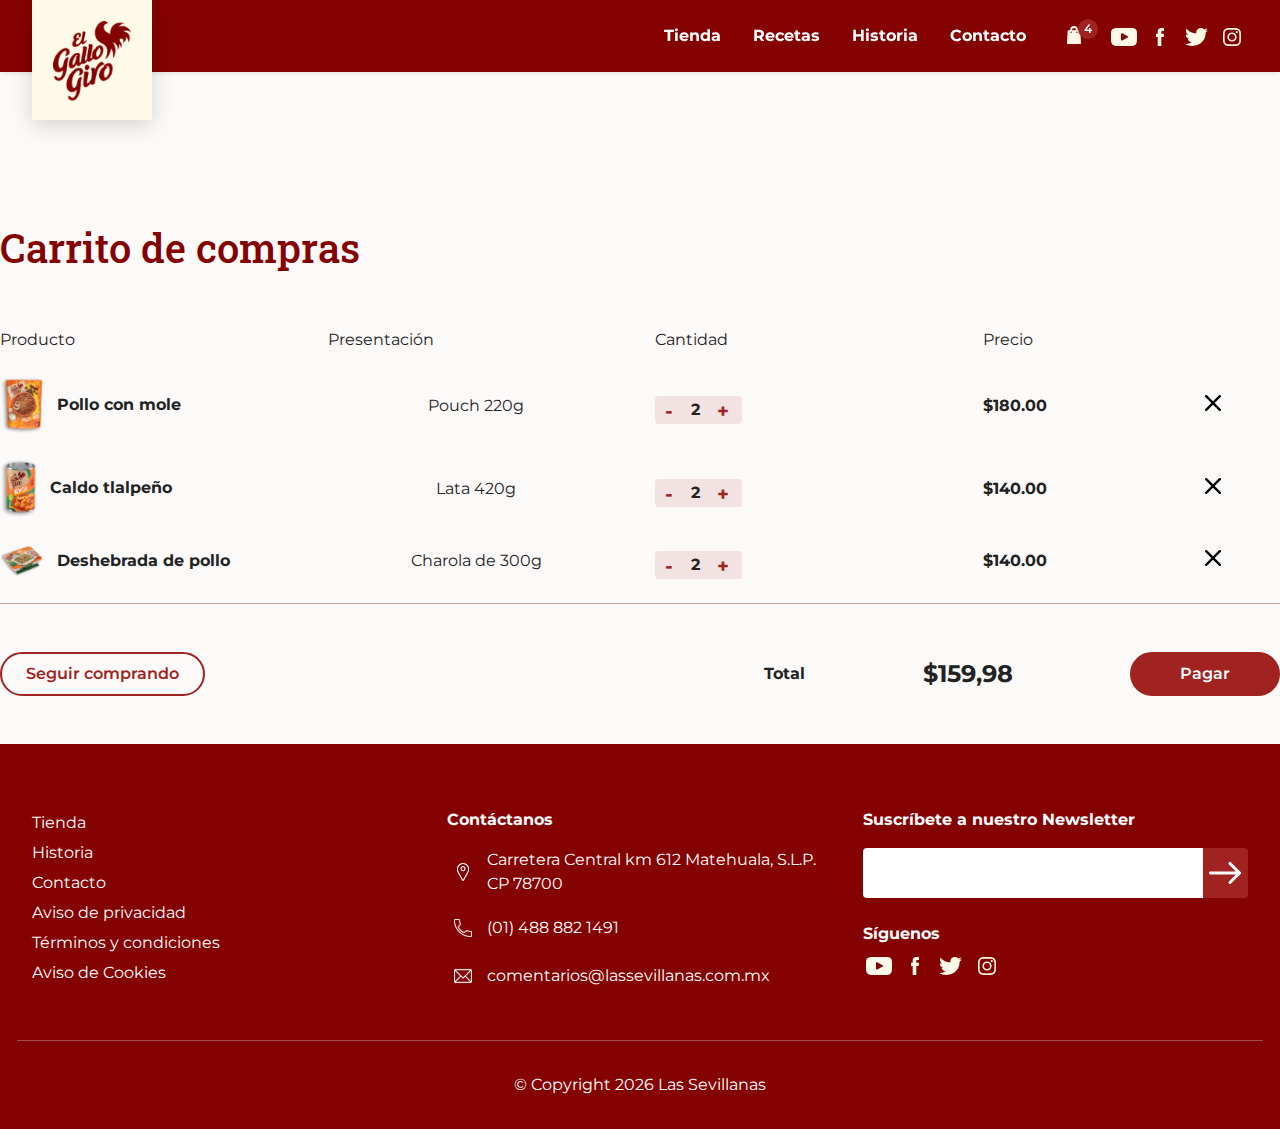
<file: cart.html>
<!DOCTYPE html>
<html lang="en">
<head>
    <meta charset="UTF-8">
    <meta name="viewport" content="width=device-width, initial-scale=1.0">
    <link rel="shortcut icon" href="assets/img/icons/favicon.png" type="image/x-icon">
    <title>El Gallo Giro</title>
    <link href="https://fonts.googleapis.com/css2?family=Montserrat:wght@400;500;700&family=Roboto+Slab:wght@500;600&display=swap" rel="stylesheet">
    <link rel="stylesheet" href="assets/css/bootstrap.min.css" integrity="sha384-9aIt2nRpC12Uk9gS9baDl411NQApFmC26EwAOH8WgZl5MYYxFfc+NcPb1dKGj7Sk" crossorigin="anonymous">
    <link rel="stylesheet" href="assets/css/base.css">
    <link rel="stylesheet" href="assets/css/producto.css">
    <link rel="stylesheet" href="assets/css/shop.css">
    <link rel="stylesheet" href="assets/css/sections.css">
</head>
<body>

    <header class="header">
        <div class="inner__site">
            <a href="/" class="back__logo">
                <img src="/assets/img/logo__gallo.png" alt="Logo el gallo giro" class="logo__header">
            </a>
            <nav>
                <li><a href="tienda.html" class="item__menu--link">Tienda</a></li>
                <li><a href="recetas.html" class="item__menu--link">Recetas</a></li>
                <li><a href="historia.html" class="item__menu--link">Historia</a></li>
                <li><a href="contacto.html" class="item__menu--link">Contacto</a></li>
                <li class="trigger__cart">

                    <a href="" class="item__menu--link shop__cart ">
                        <span class="total__item__shop">4</span>
                        <span class="icon__gall shop"></span>
                    </a>

                    <div class="ctn__header__cart ">
                        <div class="inner__header__cart">
                            <strong class="title__header__cart">Carrito de compras</strong>
                            <ul class="list__header__cart">
                                <li class="item__header__cart">
                                    <div class="wrap__img">
                                        <img src="assets/img/productos/barbacoa@2x.png" alt="">
                                    </div>
                                    <div class="div__name__price">
                                        <p><strong>Barbacoa</strong> 600g</p>
                                        <p><b>$89.99</b></p>
                                        <div class="wrap__quantity">
                                            <div class="input-group d-flex">
                                                <input type="button" value="-" class="button-minus" data-field="quantity">
                                                <input type="text" step="1" max="" value="1" name="quantity" class="quantity-field">
                                                <input type="button" value="+" class="button-plus" data-field="quantity">
                                            </div>
                                        </div>
                                    </div>
                                    <button class="btn__close__product"></button>
                                </li>
                                <li class="item__header__cart">
                                    <div class="wrap__img">
                                        <img src="assets/img/productos/chilorio@2x.png" alt="">
                                    </div>
                                    <div class="div__name__price">
                                        <p><strong>Chilorio</strong> 600g</p>
                                        <p><b>$89.99</b></p>
                                        <div class="wrap__quantity">
                                            <div class="input-group d-flex">
                                                <input type="button" value="-" class="button-minus" data-field="quantity">
                                                <input type="text" step="1" max="" value="1" name="quantity" class="quantity-field">
                                                <input type="button" value="+" class="button-plus" data-field="quantity">
                                            </div>
                                        </div>
                                    </div>
                                    <button class="btn__close__product"></button>
                                </li>
                                <li class="item__header__cart">
                                    <div class="wrap__img">
                                        <img src="assets/img/productos/pollo__mole@2x.png" alt="">
                                    </div>
                                    <div class="div__name__price">
                                        <p><strong>Pollo con mole</strong> 600g</p>
                                        <p><b>$89.99</b></p>
                                        <div class="wrap__quantity">
                                            <div class="input-group d-flex">
                                                <input type="button" value="-" class="button-minus" data-field="quantity">
                                                <input type="text" step="1" max="" value="1" name="quantity" class="quantity-field">
                                                <input type="button" value="+" class="button-plus" data-field="quantity">
                                            </div>
                                        </div>
                                    </div>
                                    <button class="btn__close__product"></button>
                                </li>
                            </ul>
                        </div>
                        <div class="total__header__cart ">
                            <div class="row mb-2 row d-flex justify-content-between">
                                <b>Total</b> 
                                <b class="total__number__cart">$269.87</b>
                            </div>
                            <div class="row d-flex justify-content-between">
                                <a href="cart.html" class="btn__ga outline__red__btn">Ver carrito</a>
                                <a href="" class="btn__ga red__btn">Pagar</a>
                            </div>

                        </div>
                    </div>
                </li>
            </nav>
            <div class="soc__options">
                <ul>
                    <li><a href=""><span class="icon__gall yt"></span></a></li>
                    <li><a href=""><span class="icon__gall fb"></span></a></li>
                    <li><a href=""><span class="icon__gall tw"></span></a></li>
                    <li><a href=""><span class="icon__gall in"></span></a></li>
                </ul>
            </div>
            <button class="close__menu">
                <svg class="ham hamRotate ham1" viewBox="0 0 100 100" width="80" onclick="this.classList.toggle('active')">
                    <path class="line top" d="m 30,33 h 40 c 0,0 9.044436,-0.654587 9.044436,-8.508902 0,-7.854315 -8.024349,-11.958003 -14.89975,-10.85914 -6.875401,1.098863 -13.637059,4.171617 -13.637059,16.368042 v 40"></path>
                    <path class="line middle" d="m 30,50 h 40"></path>
                    <path class="line bottom" d="m 30,67 h 40 c 12.796276,0 15.357889,-11.717785 15.357889,-26.851538 0,-15.133752 -4.786586,-27.274118 -16.667516,-27.274118 -11.88093,0 -18.499247,6.994427 -18.435284,17.125656 l 0.252538,40"></path>
                </svg>                  
            </button>
        </div>
    </header>

    <div class="ctn__cart__resume">
        <div class="inner__site pt-2 pt-md-5">

            <div class="title__shop mt-3 mt-md-5">
                <div class="row align-items-center">
                    <div class="col-12 col-md-6 ">
                        <h5 class="heading__section mt-2 color__red">Carrito de compras</h5>
                    </div>
                </div>
            </div>

            <div class="table__cart mt-3 mt-md-5">
                <div class="row align-items-center row__table__item mb-4 d-none d-sm-flex">
                    <div class="col-12 col-sm-6 col-md-3">
                        <span>Producto</span>
                    </div>
                    <div class="col-12 col-sm-6 col-md-3">
                        <span>Presentación</span>
                    </div>
                    <div class="col-12 col-sm-6 col-md-3">
                        <span>Cantidad</span>
                    </div>
                    <div class="col-12 col-sm-6 col-md-3">
                        <span>Precio</span>
                    </div>
                </div>
                <div class="row align-items-center row__table__item mb-4">
                    <div class="col-12 col-md-3 text-center text-md-left table__item__product">
                        <img src="assets/img/productos/pollo__mole@2x.png" alt="" class="table__item__img mr-2">
                        <strong>Pollo con mole</strong>
                    </div>
                    <div class="col-12 col-md-3 text-left text-md-center text-md-left mt-2 mt-md-0">
                        <span>Pouch 220g</span>
                    </div>
                    <div class="col-6 col-md-3 text-center text-md-left ">
                        <div class="wrap__quantity black mt-2 mb-2">
                            <div class="input-group d-inline-flex">
                                <input type="button" value="-" class="button-minus" data-field="quantity">
                                <input type="text" step="1" max="" value="2" name="quantity" class="quantity-field">
                                <input type="button" value="+" class="button-plus" data-field="quantity">
                            </div>
                        </div>
                    </div>
                    <div class="col-6 col-md-3 text-center text-md-left wrap__btn__remove">
                        <div class="row">
                            <div class="col-12 col-md-6"><strong>$180.00</strong></div>
                            <div class="col-12 col-md-6 wbtn__remove__product text-center"><button class="btn__remove__product"></button></div>
                        </div>
                    </div>
                </div>
                <div class="row align-items-center row__table__item mb-4">
                    <div class="col-12 col-md-3 text-center text-md-left table__item__product">
                        <img src="assets/img/productos/lata_1@2x.png" alt="" class="table__item__img mr-2">
                        <strong>Caldo tlalpeño</strong>
                    </div>
                    <div class="col-12 col-md-3 text-left text-md-center text-md-left mt-2 mt-md-0">
                        <span>Lata 420g</span>
                    </div>
                    <div class="col-9 col-md-3 text-center text-md-left ">
                        <div class="wrap__quantity black mt-2 mb-2">
                            <div class="input-group d-flex">
                                <input type="button" value="-" class="button-minus" data-field="quantity">
                                <input type="text" step="1" max="" value="2" name="quantity" class="quantity-field">
                                <input type="button" value="+" class="button-plus" data-field="quantity">
                            </div>
                        </div>
                    </div>
                    <div class="col-3 col-md-3 text-center text-md-left wrap__btn__remove">
                        <div class="row">
                            <div class="col-12 col-md-6"><strong>$140.00</strong></div>
                            <div class="col-12 col-md-6 wbtn__remove__product text-center"><button class="btn__remove__product"></button></div>
                        </div>
                    </div>
                </div>
                <div class="row align-items-center row__table__item mb-4">
                    <div class="col-12 col-md-3 text-center text-md-left table__item__product">
                        <img src="assets/img/productos/charola_4.png" alt="" class="table__item__img mr-2">
                        <strong>Deshebrada de pollo</strong>
                    </div>
                    <div class="col-12 col-md-3 text-left text-md-center text-md-left mt-2 mt-md-0">
                        <span>Charola de 300g</span>
                    </div>
                    <div class="col-6 col-md-3 text-center text-md-left ">
                        <div class="wrap__quantity black mt-2 mb-2">
                            <div class="input-group d-flex">
                                <input type="button" value="-" class="button-minus" data-field="quantity">
                                <input type="text" step="1" max="" value="2" name="quantity" class="quantity-field">
                                <input type="button" value="+" class="button-plus" data-field="quantity">
                            </div>
                        </div>
                    </div>
                    <div class="col-6 col-md-3 text-center text-md-left wrap__btn__remove">
                        <div class="row">
                            <div class="col-12 col-md-6"><strong>$140.00</strong></div>
                            <div class="col-12 col-md-6 wbtn__remove__product text-center"><button class="btn__remove__product"></button></div>
                        </div>
                    </div>
                </div>

                <div class="divider__cart"></div>

                <div class="row mt-5 mb-5 flex-column-reverse flex-sm-row">
                    <div class="col-12 col-md-7">
                        <a href="tienda.html" class="btn__ga rounded-pill outline__red__btn">Seguir comprando</a>
                    </div>
                    <div class="col-12 col-md-5 d-flex justify-content-between align-items-center mb-5 mb-md-0">
                        <b>Total</b>
                        <b class="total__table__cart">$159,98</b>
                        <a href="pago.html" class="btn__ga rounded-pill pl-5 pr-5 red__btn">Pagar</a>
                    </div>
                </div>
                
                  
            </div>
        </div>
    </div>


    <footer>
        <div class="inner__site">
            <div class="row">
                
                <div class="col-12 col-md-4 block__sections">
                    <ul>
                        <li><a href="tienda.html">Tienda</a></li>
                        <li><a href="historia.html">Historia</a></li>
                        <li><a href="contacto.html">Contacto</a></li>
                        <li><a href="privacidad.html">Aviso de privacidad</a></li>
                        <li><a href="terminos-condiciones.html">Términos y condiciones</a></li>
                        <li><a href="privacidad.html">Aviso de Cookies</a></li>
                    </ul>
                </div>
                <div class="col-12 col-md-4 block__direction">
                    <p><strong>Contáctanos</strong></p>
                    <p>
                        <span class="icon__gall marker"></span>
                        Carretera Central km 612 Matehuala, S.L.P. CP 78700
                    </p>
                    <p>
                        <span class="icon__gall tel"></span>
                        (01) 488 882 1491
                    </p>
                    <p>
                        <span class="icon__gall mail"></span>
                        <a class="text-break word-wrap" href="mailto:comentarios@lassevillanas.com.mx">comentarios@lassevillanas.com.mx</a>
                    </p>
                </div>
                <div class="col-12 col-md-4">
                    <div class="ctn__form__news">
                        <p><strong>Suscríbete a nuestro Newsletter</strong></p>
                        <form action="" method="POST" id="form__newsletter">
                            <input type="text" name="mail__newsletter">
                            <button type="button" class="send__news"></button>
                        </form>
                    </div>
                    <ul class="ctn__foot__social">
                        <p><strong>Síguenos</strong></p>
                        <li><a href=""><span class="icon__gall yt"></span></a></li>
                        <li><a href=""><span class="icon__gall fb"></span></a></li>
                        <li><a href=""><span class="icon__gall tw"></span></a></li>
                        <li><a href=""><span class="icon__gall in"></span></a></li>
                    </ul>
                </div>
            </div>
            <div class="row">
                <div class="col-12 text-center ctn__copy">
                    <p>© Copyright <script>document.write(new Date().getFullYear())</script> Las Sevillanas</p>
                </div>
            </div>
        </div>
    </footer>


    <script src="https://ajax.googleapis.com/ajax/libs/jquery/2.2.4/jquery.min.js"></script>
    <script src="assets/js/jquery.bxslider.min.js"> </script>
    <script src="assets/js/base.js"> </script>
    
</body>
</html>
</file>
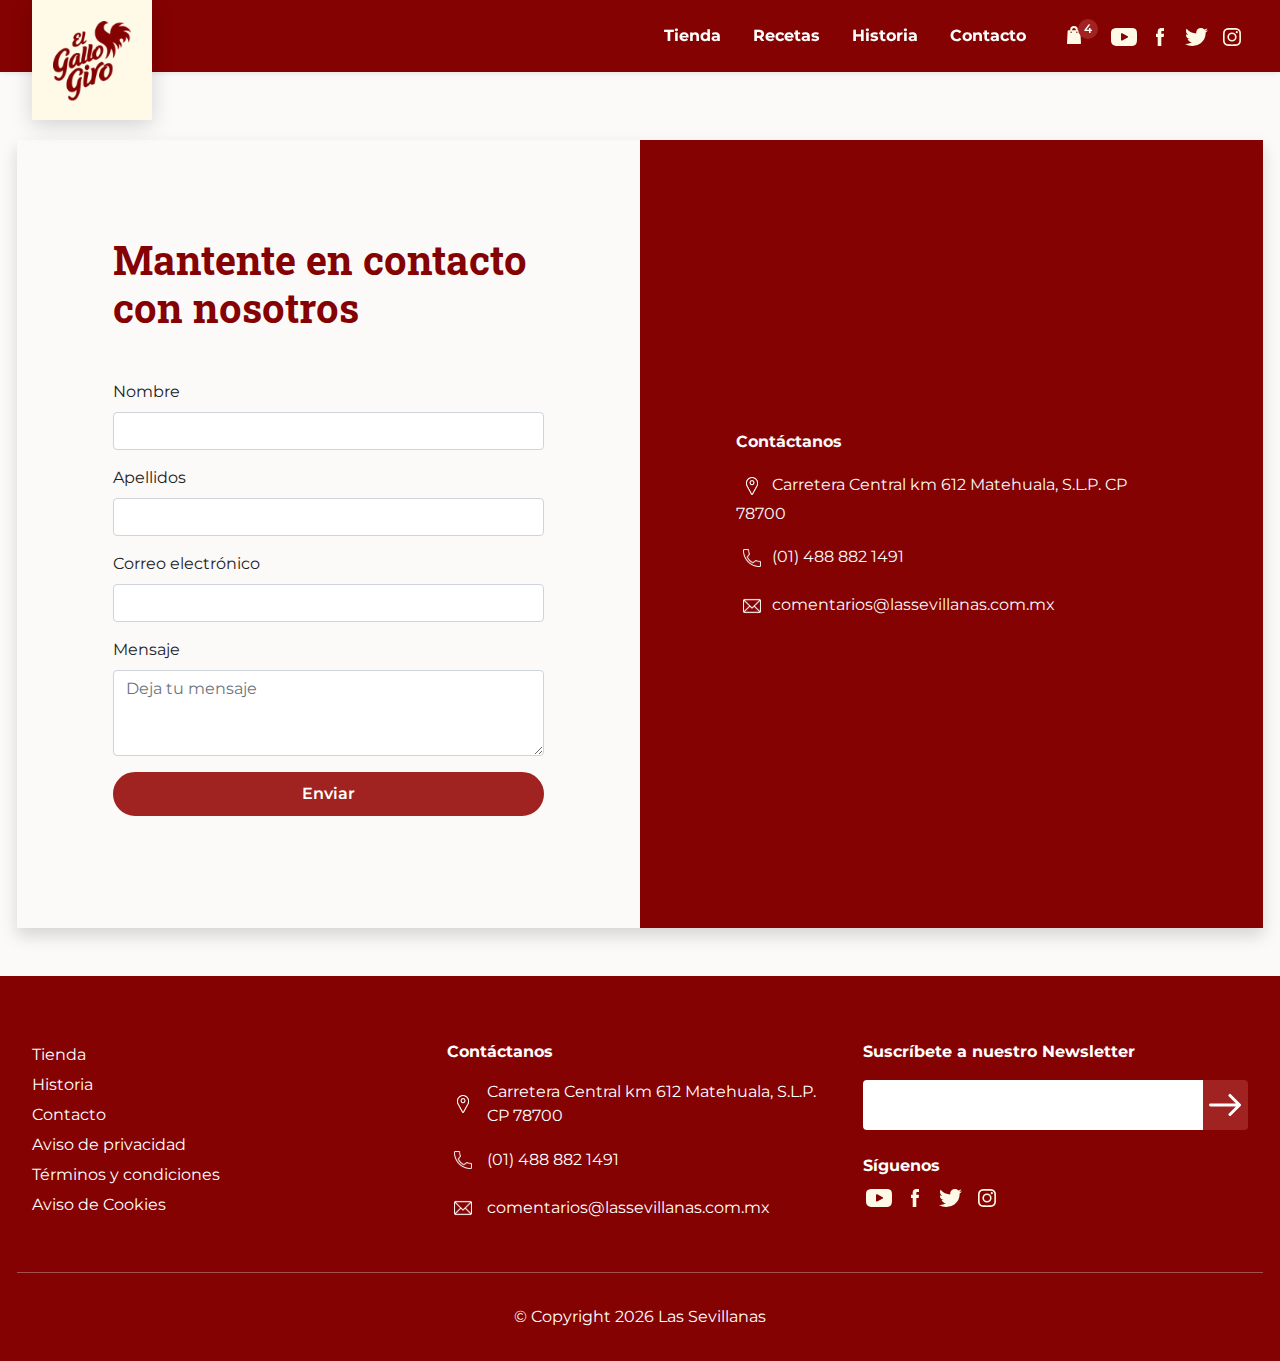
<file: contacto.html>
<!DOCTYPE html>
<html lang="en">
<head>
    <meta charset="UTF-8">
    <meta name="viewport" content="width=device-width, initial-scale=1.0">
    <link rel="shortcut icon" href="assets/img/icons/favicon.png" type="image/x-icon">
    <title>El Gallo Giro</title>
    <link href="https://fonts.googleapis.com/css2?family=Montserrat:wght@400;500;700&family=Roboto+Slab:wght@500;600&display=swap" rel="stylesheet">
    <link rel="stylesheet" href="assets/css/bootstrap.min.css" integrity="sha384-9aIt2nRpC12Uk9gS9baDl411NQApFmC26EwAOH8WgZl5MYYxFfc+NcPb1dKGj7Sk" crossorigin="anonymous">
    <link rel="stylesheet" href="assets/css/magnific-popup.css">
    <link rel="stylesheet" href="assets/css/base.css">
    <link rel="stylesheet" href="assets/css/sections.css">
</head>
<body>

    <header class="header">
        <div class="inner__site">
            <a href="/" class="back__logo">
                <img src="/assets/img/logo__gallo.png" alt="Logo el gallo giro" class="logo__header">
            </a>
            <nav>
                <li><a href="tienda.html" class="item__menu--link">Tienda</a></li>
                <li><a href="recetas.html" class="item__menu--link">Recetas</a></li>
                <li><a href="historia.html" class="item__menu--link">Historia</a></li>
                <li><a href="contacto.html" class="item__menu--link">Contacto</a></li>
                <li class="trigger__cart">

                    <a href="" class="item__menu--link shop__cart ">
                        <span class="total__item__shop">4</span>
                        <span class="icon__gall shop"></span>
                    </a>

                    <div class="ctn__header__cart ">
                        <div class="inner__header__cart">
                            <strong class="title__header__cart">Carrito de compras</strong>
                            <ul class="list__header__cart">
                                <li class="item__header__cart">
                                    <div class="wrap__img">
                                        <img src="assets/img/productos/barbacoa@2x.png" alt="">
                                    </div>
                                    <div class="div__name__price">
                                        <p><strong>Barbacoa</strong> 600g</p>
                                        <p><b>$89.99</b></p>
                                        <div class="wrap__quantity">
                                            <div class="input-group d-flex">
                                                <input type="button" value="-" class="button-minus" data-field="quantity">
                                                <input type="text" step="1" max="" value="1" name="quantity" class="quantity-field">
                                                <input type="button" value="+" class="button-plus" data-field="quantity">
                                            </div>
                                        </div>
                                    </div>
                                    <button class="btn__close__product"></button>
                                </li>
                                <li class="item__header__cart">
                                    <div class="wrap__img">
                                        <img src="assets/img/productos/chilorio@2x.png" alt="">
                                    </div>
                                    <div class="div__name__price">
                                        <p><strong>Chilorio</strong> 600g</p>
                                        <p><b>$89.99</b></p>
                                        <div class="wrap__quantity">
                                            <div class="input-group d-flex">
                                                <input type="button" value="-" class="button-minus" data-field="quantity">
                                                <input type="text" step="1" max="" value="1" name="quantity" class="quantity-field">
                                                <input type="button" value="+" class="button-plus" data-field="quantity">
                                            </div>
                                        </div>
                                    </div>
                                    <button class="btn__close__product"></button>
                                </li>
                                <li class="item__header__cart">
                                    <div class="wrap__img">
                                        <img src="assets/img/productos/pollo__mole@2x.png" alt="">
                                    </div>
                                    <div class="div__name__price">
                                        <p><strong>Pollo con mole</strong> 600g</p>
                                        <p><b>$89.99</b></p>
                                        <div class="wrap__quantity">
                                            <div class="input-group d-flex">
                                                <input type="button" value="-" class="button-minus" data-field="quantity">
                                                <input type="text" step="1" max="" value="1" name="quantity" class="quantity-field">
                                                <input type="button" value="+" class="button-plus" data-field="quantity">
                                            </div>
                                        </div>
                                    </div>
                                    <button class="btn__close__product"></button>
                                </li>
                            </ul>
                        </div>
                        <div class="total__header__cart ">
                            <div class="row mb-2 row d-flex justify-content-between">
                                <b>Total</b> 
                                <b class="total__number__cart">$269.87</b>
                            </div>
                            <div class="row d-flex justify-content-between">
                                <a href="cart.html" class="btn__ga outline__red__btn">Ver carrito</a>
                                <a href="" class="btn__ga red__btn">Pagar</a>
                            </div>

                        </div>
                    </div>
                </li>
            </nav>
            <div class="soc__options">
                <ul>
                    <li><a href=""><span class="icon__gall yt"></span></a></li>
                    <li><a href=""><span class="icon__gall fb"></span></a></li>
                    <li><a href=""><span class="icon__gall tw"></span></a></li>
                    <li><a href=""><span class="icon__gall in"></span></a></li>
                </ul>
            </div>
            <button class="close__menu">
                <svg class="ham hamRotate ham1" viewBox="0 0 100 100" width="80" onclick="this.classList.toggle('active')">
                    <path class="line top" d="m 30,33 h 40 c 0,0 9.044436,-0.654587 9.044436,-8.508902 0,-7.854315 -8.024349,-11.958003 -14.89975,-10.85914 -6.875401,1.098863 -13.637059,4.171617 -13.637059,16.368042 v 40"></path>
                    <path class="line middle" d="m 30,50 h 40"></path>
                    <path class="line bottom" d="m 30,67 h 40 c 12.796276,0 15.357889,-11.717785 15.357889,-26.851538 0,-15.133752 -4.786586,-27.274118 -16.667516,-27.274118 -11.88093,0 -18.499247,6.994427 -18.435284,17.125656 l 0.252538,40"></path>
                </svg>                  
            </button>
        </div>
    </header>

    <div class="inner__contact animate__animated animate__fadeInUp">
        <div class="inner__site">
            <div class="row d-flex shadow">
                <div class="col-12 col-md-6 p-1 p-md-5">
                    <form action="" class="p-5">
                        <h2 class="mb-5 color__red heading__section"><b>Mantente en contacto con nosotros</b></h2>

                        <div class="form-group">
                            <label for="name__contact">Nombre</label>
                            <input type="text" class="form-control" id="name__contact">
                        </div>
                        <div class="form-group">
                            <label for="apellidos__contact">Apellidos</label>
                            <input type="text" class="form-control" id="apellidos__contact">
                        </div>
                        <div class="form-group">
                            <label for="mail__contact">Correo electrónico</label>
                            <input type="email" class="form-control" id="mail__contact">
                        </div>
                        <div class="form-group">
                            <label for="message__contact">Mensaje</label>
                            <textarea class="form-control" id="message__contact" rows="3" placeholder="Deja tu mensaje"></textarea>
                        </div>
                        <div class="form-group text-right">
                            <a href="#" class="btn__ga red__btn large rounded-pill">Enviar</a>
                        </div>
                    </form>
                </div>
                <div class="col-12 col-md-6 pr-0 back__red d-flex align-items-center p-5">
                    <div class="inner__block p-1 p-md-5 ">
                        <p class="text-light"><strong>Contáctanos</strong></p>
                        <p class="text-light">
                            <span class="icon__gall marker"></span>
                            Carretera Central km 612 Matehuala, S.L.P. CP 78700
                        </p>
                        <p class="text-light">
                            <span class="icon__gall tel"></span>
                            (01) 488 882 1491
                        </p>
                        <p class="text-light">
                            <span class="icon__gall mail"></span>
                            <a href="mailto:comentarios@lassevillanas.com.mx" class="text-light break_text">comentarios@lassevillanas.com.mx</a>
                        </p>
                    </div>
                </div>
            </div>
        </div>
    </div>
    <footer>
        <div class="inner__site">
            <div class="row">
                
                <div class="col-12 col-md-4 block__sections">
                    <ul>
                        <li><a href="tienda.html">Tienda</a></li>
                        <li><a href="historia.html">Historia</a></li>
                        <li><a href="contacto.html">Contacto</a></li>
                        <li><a href="privacidad.html">Aviso de privacidad</a></li>
                        <li><a href="terminos-condiciones.html">Términos y condiciones</a></li>
                        <li><a href="privacidad.html">Aviso de Cookies</a></li>
                    </ul>
                </div>
                <div class="col-12 col-md-4 block__direction">
                    <p><strong>Contáctanos</strong></p>
                    <p>
                        <span class="icon__gall marker"></span>
                        Carretera Central km 612 Matehuala, S.L.P. CP 78700
                    </p>
                    <p>
                        <span class="icon__gall tel"></span>
                        (01) 488 882 1491
                    </p>
                    <p>
                        <span class="icon__gall mail"></span>
                        <a class="text-break word-wrap" href="mailto:comentarios@lassevillanas.com.mx">comentarios@lassevillanas.com.mx</a>
                    </p>
                </div>
                <div class="col-12 col-md-4">
                    <div class="ctn__form__news">
                        <p><strong>Suscríbete a nuestro Newsletter</strong></p>
                        <form action="" method="POST" id="form__newsletter">
                            <input type="text" name="mail__newsletter">
                            <button type="button" class="send__news"></button>
                        </form>
                    </div>
                    <ul class="ctn__foot__social">
                        <p><strong>Síguenos</strong></p>
                        <li><a href=""><span class="icon__gall yt"></span></a></li>
                        <li><a href=""><span class="icon__gall fb"></span></a></li>
                        <li><a href=""><span class="icon__gall tw"></span></a></li>
                        <li><a href=""><span class="icon__gall in"></span></a></li>
                    </ul>
                </div>
            </div>
            <div class="row">
                <div class="col-12 text-center ctn__copy">
                    <p>© Copyright <script>document.write(new Date().getFullYear())</script> Las Sevillanas</p>
                </div>
            </div>
        </div>
    </footer>


    <script src="https://ajax.googleapis.com/ajax/libs/jquery/2.2.4/jquery.min.js"></script>
    <script src="assets/js/jquery.barrating.min.js"> </script>
    <script src="assets/js/jquery.magnific-popup.min.js"> </script>
    <script src="assets/js/base.js"> </script>
    
</body>
</html>
</file>
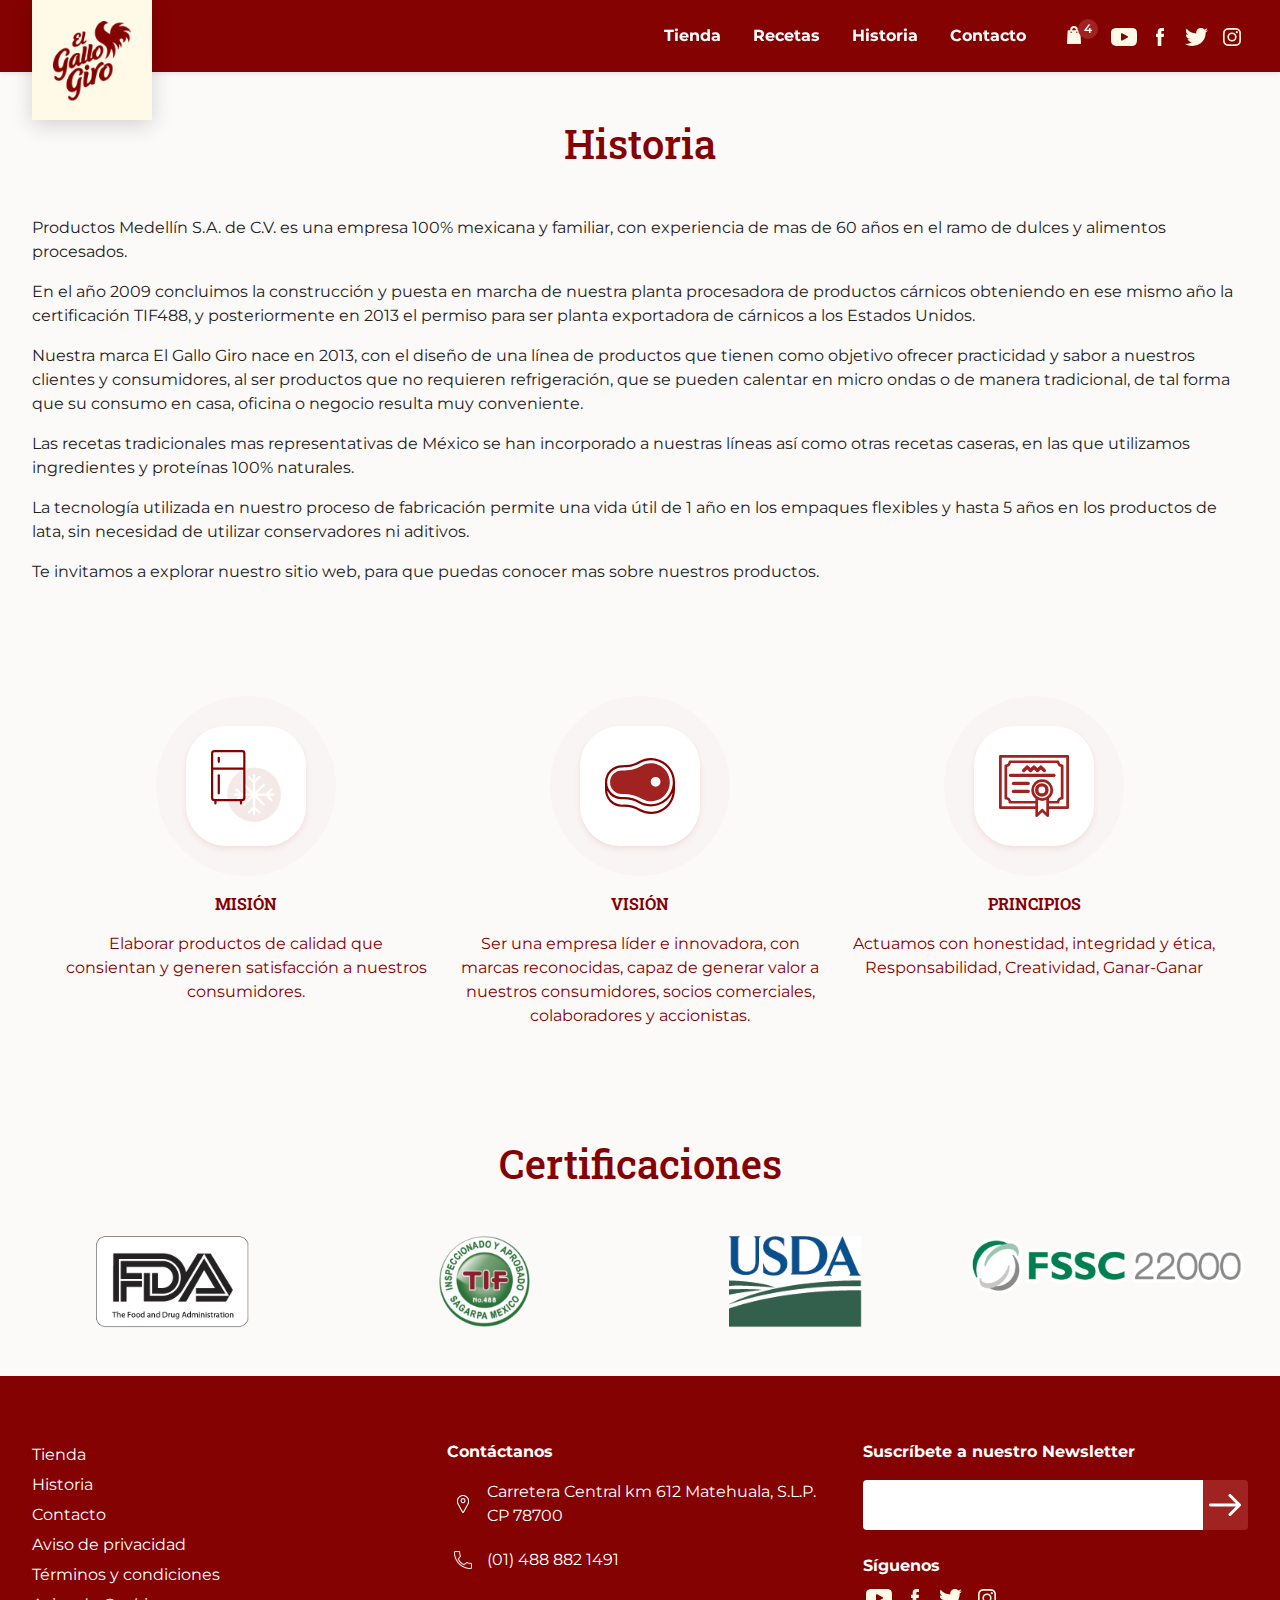
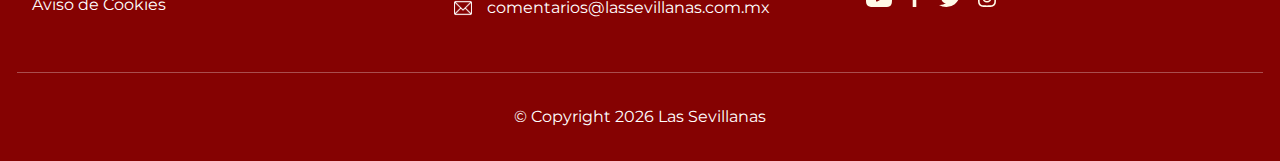
<file: historia.html>
<!DOCTYPE html>
<html lang="en">
<head>
    <meta charset="UTF-8">
    <meta name="viewport" content="width=device-width, initial-scale=1.0">
    <link rel="shortcut icon" href="assets/img/icons/favicon.png" type="image/x-icon">
    <title>El Gallo Giro</title>
    <link href="https://fonts.googleapis.com/css2?family=Montserrat:wght@400;500;700&family=Roboto+Slab:wght@500;600&display=swap" rel="stylesheet">
    <link rel="stylesheet" href="assets/css/bootstrap.min.css" integrity="sha384-9aIt2nRpC12Uk9gS9baDl411NQApFmC26EwAOH8WgZl5MYYxFfc+NcPb1dKGj7Sk" crossorigin="anonymous">
    <link rel="stylesheet" href="assets/css/magnific-popup.css">
    <link rel="stylesheet" href="assets/css/base.css">
    <link rel="stylesheet" href="assets/css/sections.css">
</head>
<body>

    <header class="header">
        <div class="inner__site">
            <a href="/" class="back__logo">
                <img src="/assets/img/logo__gallo.png" alt="Logo el gallo giro" class="logo__header">
            </a>
            <nav>
                <li><a href="tienda.html" class="item__menu--link">Tienda</a></li>
                <li><a href="recetas.html" class="item__menu--link">Recetas</a></li>
                <li><a href="historia.html" class="item__menu--link">Historia</a></li>
                <li><a href="contacto.html" class="item__menu--link">Contacto</a></li>
                <li class="trigger__cart">

                    <a href="" class="item__menu--link shop__cart ">
                        <span class="total__item__shop">4</span>
                        <span class="icon__gall shop"></span>
                    </a>

                    <div class="ctn__header__cart ">
                        <div class="inner__header__cart">
                            <strong class="title__header__cart">Carrito de compras</strong>
                            <ul class="list__header__cart">
                                <li class="item__header__cart">
                                    <div class="wrap__img">
                                        <img src="assets/img/productos/barbacoa@2x.png" alt="">
                                    </div>
                                    <div class="div__name__price">
                                        <p><strong>Barbacoa</strong> 600g</p>
                                        <p><b>$89.99</b></p>
                                        <div class="wrap__quantity">
                                            <div class="input-group d-flex">
                                                <input type="button" value="-" class="button-minus" data-field="quantity">
                                                <input type="text" step="1" max="" value="1" name="quantity" class="quantity-field">
                                                <input type="button" value="+" class="button-plus" data-field="quantity">
                                            </div>
                                        </div>
                                    </div>
                                    <button class="btn__close__product"></button>
                                </li>
                                <li class="item__header__cart">
                                    <div class="wrap__img">
                                        <img src="assets/img/productos/chilorio@2x.png" alt="">
                                    </div>
                                    <div class="div__name__price">
                                        <p><strong>Chilorio</strong> 600g</p>
                                        <p><b>$89.99</b></p>
                                        <div class="wrap__quantity">
                                            <div class="input-group d-flex">
                                                <input type="button" value="-" class="button-minus" data-field="quantity">
                                                <input type="text" step="1" max="" value="1" name="quantity" class="quantity-field">
                                                <input type="button" value="+" class="button-plus" data-field="quantity">
                                            </div>
                                        </div>
                                    </div>
                                    <button class="btn__close__product"></button>
                                </li>
                                <li class="item__header__cart">
                                    <div class="wrap__img">
                                        <img src="assets/img/productos/pollo__mole@2x.png" alt="">
                                    </div>
                                    <div class="div__name__price">
                                        <p><strong>Pollo con mole</strong> 600g</p>
                                        <p><b>$89.99</b></p>
                                        <div class="wrap__quantity">
                                            <div class="input-group d-flex">
                                                <input type="button" value="-" class="button-minus" data-field="quantity">
                                                <input type="text" step="1" max="" value="1" name="quantity" class="quantity-field">
                                                <input type="button" value="+" class="button-plus" data-field="quantity">
                                            </div>
                                        </div>
                                    </div>
                                    <button class="btn__close__product"></button>
                                </li>
                            </ul>
                        </div>
                        <div class="total__header__cart ">
                            <div class="row mb-2 row d-flex justify-content-between">
                                <b>Total</b> 
                                <b class="total__number__cart">$269.87</b>
                            </div>
                            <div class="row d-flex justify-content-between">
                                <a href="cart.html" class="btn__ga outline__red__btn">Ver carrito</a>
                                <a href="" class="btn__ga red__btn">Pagar</a>
                            </div>

                        </div>
                    </div>
                </li>
            </nav>
            <div class="soc__options">
                <ul>
                    <li><a href=""><span class="icon__gall yt"></span></a></li>
                    <li><a href=""><span class="icon__gall fb"></span></a></li>
                    <li><a href=""><span class="icon__gall tw"></span></a></li>
                    <li><a href=""><span class="icon__gall in"></span></a></li>
                </ul>
            </div>
            <button class="close__menu">
                <svg class="ham hamRotate ham1" viewBox="0 0 100 100" width="80" onclick="this.classList.toggle('active')">
                    <path class="line top" d="m 30,33 h 40 c 0,0 9.044436,-0.654587 9.044436,-8.508902 0,-7.854315 -8.024349,-11.958003 -14.89975,-10.85914 -6.875401,1.098863 -13.637059,4.171617 -13.637059,16.368042 v 40"></path>
                    <path class="line middle" d="m 30,50 h 40"></path>
                    <path class="line bottom" d="m 30,67 h 40 c 12.796276,0 15.357889,-11.717785 15.357889,-26.851538 0,-15.133752 -4.786586,-27.274118 -16.667516,-27.274118 -11.88093,0 -18.499247,6.994427 -18.435284,17.125656 l 0.252538,40"></path>
                </svg>                  
            </button>
        </div>
    </header>

    <div class="ctn__historia">
        <div class="inner__site">
            <h5 class="text-center heading__section mt-5 color__red mb-5">Historia</h5>
            <div class="row">
                <div class="col-12 text__history">
                    <p>Productos Medellín S.A. de C.V. es una empresa 100% mexicana y familiar, con experiencia de mas de 60 años en el ramo de dulces y alimentos procesados.
                    </p>
                    <p>En el año 2009 concluimos la construcción y puesta en marcha de nuestra planta procesadora de productos cárnicos obteniendo en ese mismo año la certificación TIF488, y posteriormente en 2013 el permiso para ser planta exportadora de cárnicos a los Estados Unidos.
                    </p>
                    <p>Nuestra marca El Gallo Giro nace en 2013, con el diseño de una línea de productos que tienen como objetivo ofrecer practicidad y sabor a nuestros clientes y consumidores, al ser productos que no requieren refrigeración, que se pueden calentar en micro ondas o de manera tradicional, de tal forma que su consumo en casa, oficina o negocio resulta muy conveniente.
                    </p>
                    <p>Las recetas tradicionales mas representativas de México se han incorporado a nuestras líneas así como otras recetas caseras, en las que utilizamos ingredientes y proteínas 100% naturales.
                    </p>
                    <p>La tecnología utilizada en nuestro proceso de fabricación permite una vida útil de 1 año en los empaques flexibles y hasta 5 años en los productos de lata, sin necesidad de utilizar conservadores ni aditivos.
                    </p>
                    <p>Te invitamos a explorar nuestro sitio web, para que puedas conocer mas sobre nuestros productos.
                    </p>
                </div>
            </div>

            <div class="grid__features mt-5 pt-md-5 pt-3 pb-md-5 pb-3">
                <div class="inner__site">
                    <div class="row">
                        <div class="col-12 col-md-4 mb-5 mb-md-3">
                            <div class="item__feature">
                                <div class="mb-3 icon__feature">
                                    <div class="inner__icon__feature">
                                        <img src="assets/img/icons/icon__refrigerator.svg" alt="">
                                    </div>
                                </div>
                                <strong class="color__red">MISIÓN</strong>
                                <span class="color__red desc__item__feature">
                                    Elaborar productos de calidad que consientan y generen satisfacción a nuestros consumidores.
                                </span>
                            </div>
                        </div>
                        <div class="col-12 col-md-4 mb-5 mb-md-3">
                            <div class="item__feature">
                                <div class="mb-3 icon__feature">
                                    <div class="inner__icon__feature">
                                        <img src="assets/img/icons/icon__meat.svg" alt="">
                                    </div>
                                </div>
                                <strong class="color__red">VISIÓN</strong>
                                <span class="color__red desc__item__feature">
                                    Ser una empresa líder e innovadora, con marcas reconocidas, capaz de generar valor a nuestros consumidores, socios comerciales, colaboradores y accionistas.
                                </span>
                            </div>
                        </div>
                        <div class="col-12 col-md-4 mb-5 mb-md-3">
                            <div class="item__feature">
                                <div class="mb-3 icon__feature">
                                    <div class="inner__icon__feature">
                                        <img src="assets/img/icons/icon__patent.svg" alt="">
                                    </div>
                                </div>
                                <strong class="color__red">PRINCIPIOS</strong>
                                <span class="color__red desc__item__feature">
                                    Actuamos con honestidad, integridad y ética, Responsabilidad, Creatividad, Ganar-Ganar
                                </span>
                            </div>
                        </div>
                        
                    </div>
                </div>
            </div>

            <div class="list__certifications mt-5 mb-5">
                <h5 class="text-center heading__section mt-2 color__red mb-5">Certificaciones</h5>
                <div class="row">
                    <div class="col-12 col-sm-6 col-md-3 mb-5 mb-md-0 text-center">
                        <img src="assets/img/icons/FDA.png" alt="">
                    </div>
                    <div class="col-12 col-sm-6 col-md-3 mb-5 mb-md-0 text-center">
                        <img src="assets/img/icons/us_tif.png" alt="">
                    </div>
                    <div class="col-12 col-sm-6 col-md-3 mb-5 mb-md-0 text-center">
                        <img src="assets/img/icons/USDA.png" alt="">
                    </div>
                    <div class="col-12 col-sm-6 col-md-3 mb-5 mb-md-0 text-center">
                        <img src="assets/img/icons/fssc_22000.png" alt="">
                    </div>
                </div>
            </div>
        </div>
    </div>


    <footer>
        <div class="inner__site">
            <div class="row">
                
                <div class="col-12 col-md-4 block__sections">
                    <ul>
                        <li><a href="tienda.html">Tienda</a></li>
                        <li><a href="historia.html">Historia</a></li>
                        <li><a href="contacto.html">Contacto</a></li>
                        <li><a href="privacidad.html">Aviso de privacidad</a></li>
                        <li><a href="terminos-condiciones.html">Términos y condiciones</a></li>
                        <li><a href="privacidad.html">Aviso de Cookies</a></li>
                    </ul>
                </div>
                <div class="col-12 col-md-4 block__direction">
                    <p><strong>Contáctanos</strong></p>
                    <p>
                        <span class="icon__gall marker"></span>
                        Carretera Central km 612 Matehuala, S.L.P. CP 78700
                    </p>
                    <p>
                        <span class="icon__gall tel"></span>
                        (01) 488 882 1491
                    </p>
                    <p>
                        <span class="icon__gall mail"></span>
                        <a class="text-break word-wrap" href="mailto:comentarios@lassevillanas.com.mx">comentarios@lassevillanas.com.mx</a>
                    </p>
                </div>
                <div class="col-12 col-md-4">
                    <div class="ctn__form__news">
                        <p><strong>Suscríbete a nuestro Newsletter</strong></p>
                        <form action="" method="POST" id="form__newsletter">
                            <input type="text" name="mail__newsletter">
                            <button type="button" class="send__news"></button>
                        </form>
                    </div>
                    <ul class="ctn__foot__social">
                        <p><strong>Síguenos</strong></p>
                        <li><a href=""><span class="icon__gall yt"></span></a></li>
                        <li><a href=""><span class="icon__gall fb"></span></a></li>
                        <li><a href=""><span class="icon__gall tw"></span></a></li>
                        <li><a href=""><span class="icon__gall in"></span></a></li>
                    </ul>
                </div>
            </div>
            <div class="row">
                <div class="col-12 text-center ctn__copy">
                    <p>© Copyright <script>document.write(new Date().getFullYear())</script> Las Sevillanas</p>
                </div>
            </div>
        </div>
    </footer>


    <script src="https://ajax.googleapis.com/ajax/libs/jquery/2.2.4/jquery.min.js"></script>
    <script src="assets/js/jquery.barrating.min.js"> </script>
    <script src="assets/js/jquery.magnific-popup.min.js"> </script>
    <script src="assets/js/base.js"> </script>
    
</body>
</html>
</file>
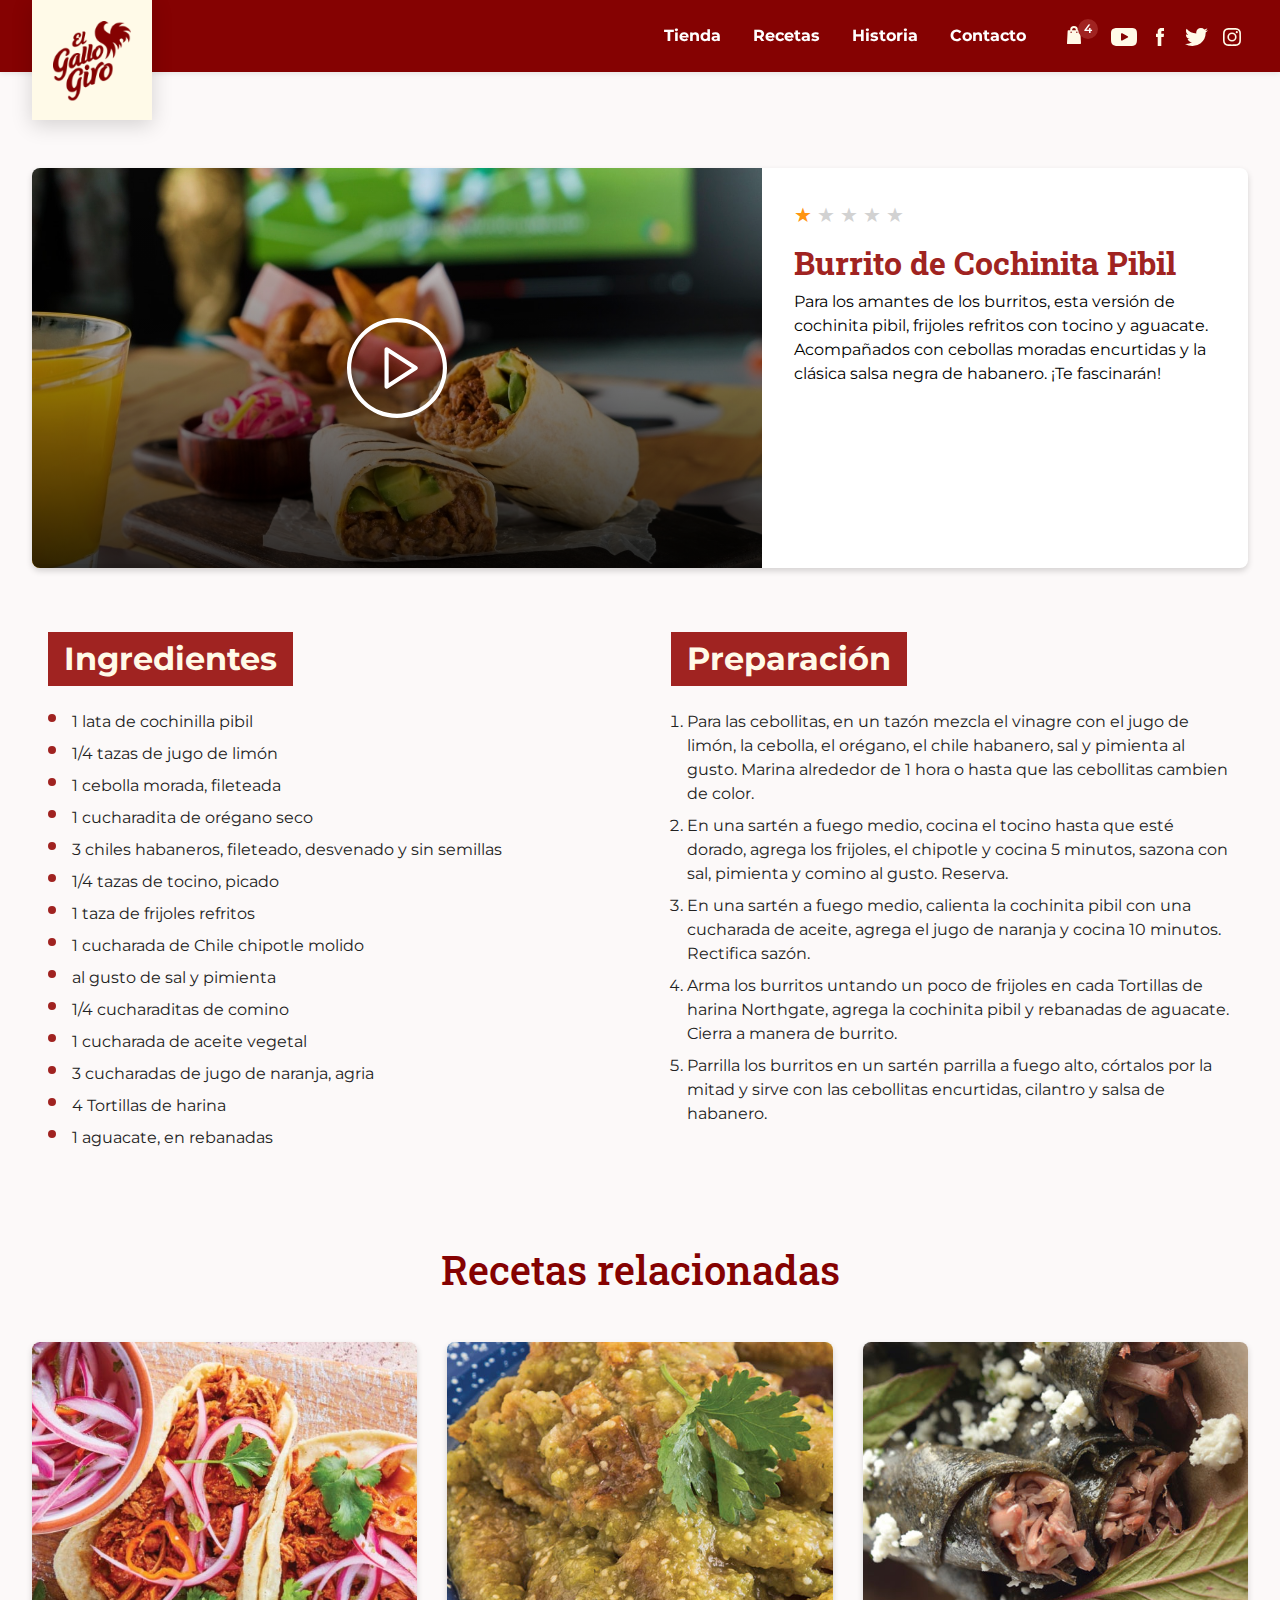
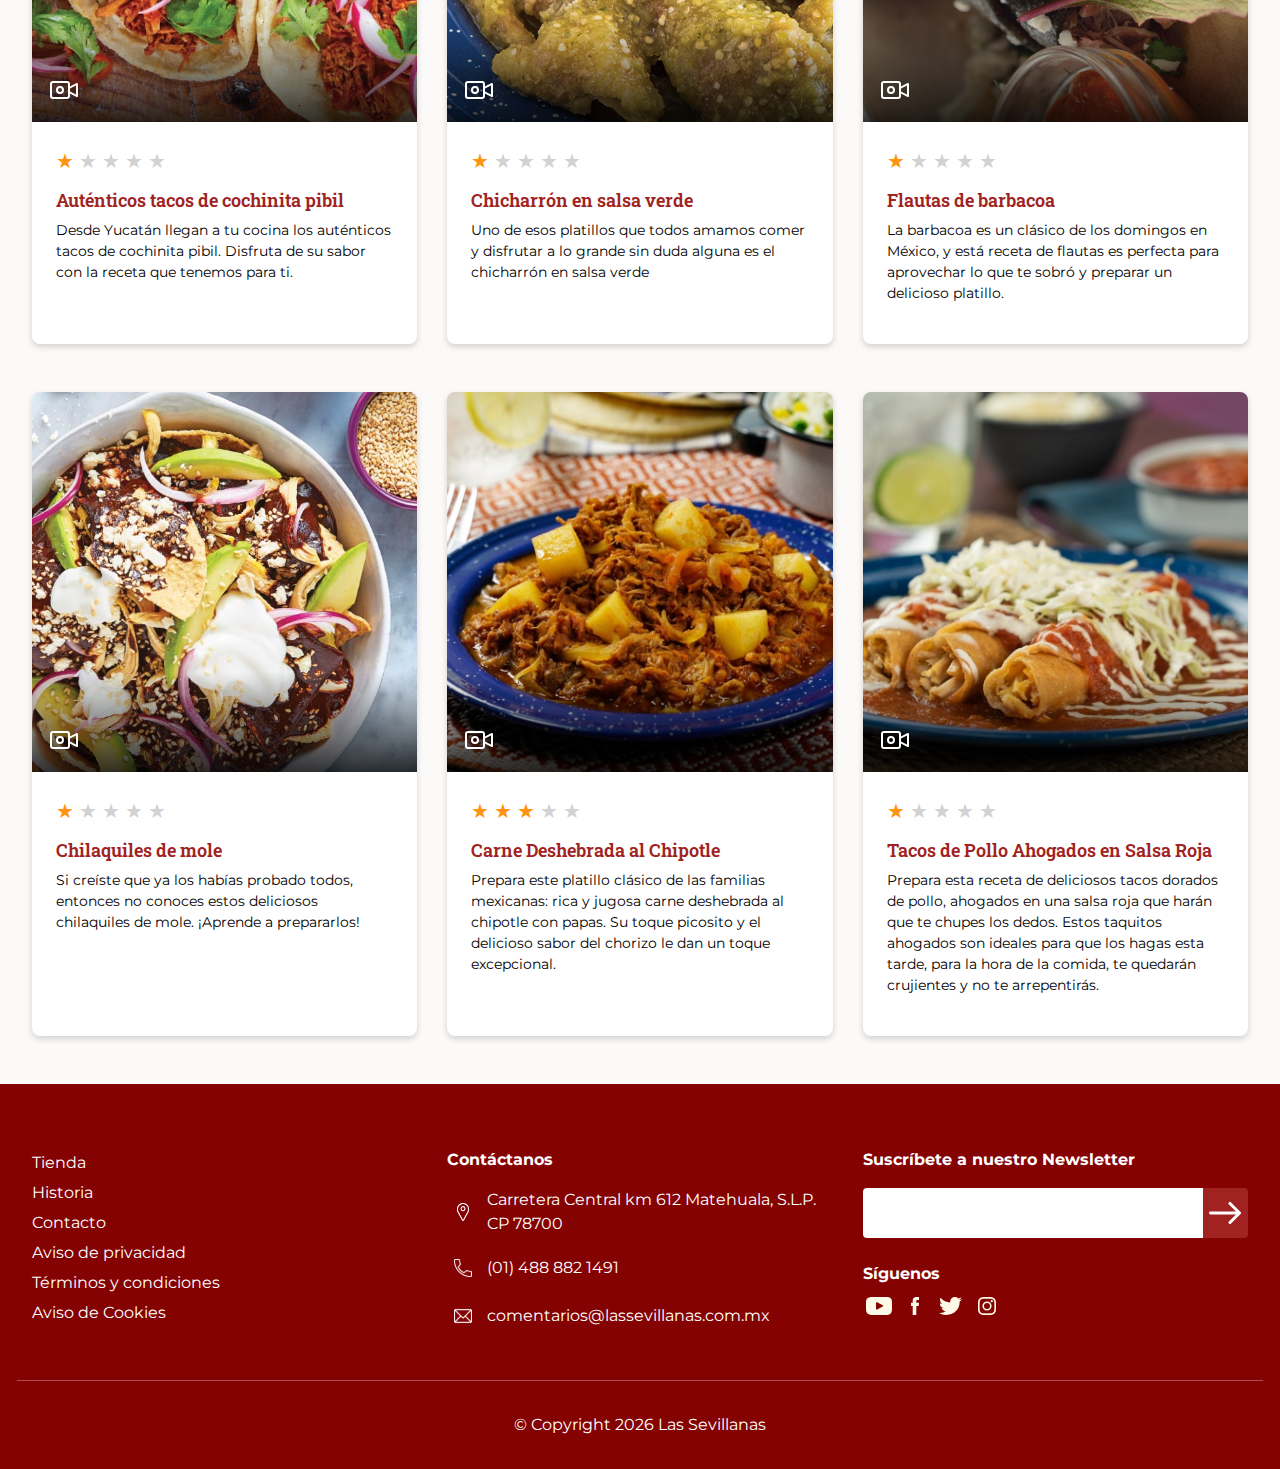
<file: interior-receta.html>
<!DOCTYPE html>
<html lang="en">
<head>
    <meta charset="UTF-8">
    <meta name="viewport" content="width=device-width, initial-scale=1.0">
    <link rel="shortcut icon" href="assets/img/icons/favicon.png" type="image/x-icon">
    <title>El Gallo Giro</title>
    <link href="https://fonts.googleapis.com/css2?family=Montserrat:wght@400;500;700&family=Roboto+Slab:wght@500;600&display=swap" rel="stylesheet">
    <link rel="stylesheet" href="assets/css/bootstrap.min.css" integrity="sha384-9aIt2nRpC12Uk9gS9baDl411NQApFmC26EwAOH8WgZl5MYYxFfc+NcPb1dKGj7Sk" crossorigin="anonymous">
    <link rel="stylesheet" href="assets/css/magnific-popup.css">
    <link rel="stylesheet" href="assets/css/base.css">
    <link rel="stylesheet" href="assets/css/sections.css">
</head>
<body>

    <header class="header">
        <div class="inner__site">
            <a href="/" class="back__logo">
                <img src="/assets/img/logo__gallo.png" alt="Logo el gallo giro" class="logo__header">
            </a>
            <nav>
                <li><a href="tienda.html" class="item__menu--link">Tienda</a></li>
                <li><a href="recetas.html" class="item__menu--link">Recetas</a></li>
                <li><a href="historia.html" class="item__menu--link">Historia</a></li>
                <li><a href="contacto.html" class="item__menu--link">Contacto</a></li>
                <li class="trigger__cart">

                    <a href="" class="item__menu--link shop__cart ">
                        <span class="total__item__shop">4</span>
                        <span class="icon__gall shop"></span>
                    </a>

                    <div class="ctn__header__cart ">
                        <div class="inner__header__cart">
                            <strong class="title__header__cart">Carrito de compras</strong>
                            <ul class="list__header__cart">
                                <li class="item__header__cart">
                                    <div class="wrap__img">
                                        <img src="assets/img/productos/barbacoa@2x.png" alt="">
                                    </div>
                                    <div class="div__name__price">
                                        <p><strong>Barbacoa</strong> 600g</p>
                                        <p><b>$89.99</b></p>
                                        <div class="wrap__quantity">
                                            <div class="input-group d-flex">
                                                <input type="button" value="-" class="button-minus" data-field="quantity">
                                                <input type="text" step="1" max="" value="1" name="quantity" class="quantity-field">
                                                <input type="button" value="+" class="button-plus" data-field="quantity">
                                            </div>
                                        </div>
                                    </div>
                                    <button class="btn__close__product"></button>
                                </li>
                                <li class="item__header__cart">
                                    <div class="wrap__img">
                                        <img src="assets/img/productos/chilorio@2x.png" alt="">
                                    </div>
                                    <div class="div__name__price">
                                        <p><strong>Chilorio</strong> 600g</p>
                                        <p><b>$89.99</b></p>
                                        <div class="wrap__quantity">
                                            <div class="input-group d-flex">
                                                <input type="button" value="-" class="button-minus" data-field="quantity">
                                                <input type="text" step="1" max="" value="1" name="quantity" class="quantity-field">
                                                <input type="button" value="+" class="button-plus" data-field="quantity">
                                            </div>
                                        </div>
                                    </div>
                                    <button class="btn__close__product"></button>
                                </li>
                                <li class="item__header__cart">
                                    <div class="wrap__img">
                                        <img src="assets/img/productos/pollo__mole@2x.png" alt="">
                                    </div>
                                    <div class="div__name__price">
                                        <p><strong>Pollo con mole</strong> 600g</p>
                                        <p><b>$89.99</b></p>
                                        <div class="wrap__quantity">
                                            <div class="input-group d-flex">
                                                <input type="button" value="-" class="button-minus" data-field="quantity">
                                                <input type="text" step="1" max="" value="1" name="quantity" class="quantity-field">
                                                <input type="button" value="+" class="button-plus" data-field="quantity">
                                            </div>
                                        </div>
                                    </div>
                                    <button class="btn__close__product"></button>
                                </li>
                            </ul>
                        </div>
                        <div class="total__header__cart ">
                            <div class="row mb-2 row d-flex justify-content-between">
                                <b>Total</b> 
                                <b class="total__number__cart">$269.87</b>
                            </div>
                            <div class="row d-flex justify-content-between">
                                <a href="cart.html" class="btn__ga outline__red__btn">Ver carrito</a>
                                <a href="" class="btn__ga red__btn">Pagar</a>
                            </div>

                        </div>
                    </div>
                </li>
            </nav>
            <div class="soc__options">
                <ul>
                    <li><a href=""><span class="icon__gall yt"></span></a></li>
                    <li><a href=""><span class="icon__gall fb"></span></a></li>
                    <li><a href=""><span class="icon__gall tw"></span></a></li>
                    <li><a href=""><span class="icon__gall in"></span></a></li>
                </ul>
            </div>
            <button class="close__menu">
                <svg class="ham hamRotate ham1" viewBox="0 0 100 100" width="80" onclick="this.classList.toggle('active')">
                    <path class="line top" d="m 30,33 h 40 c 0,0 9.044436,-0.654587 9.044436,-8.508902 0,-7.854315 -8.024349,-11.958003 -14.89975,-10.85914 -6.875401,1.098863 -13.637059,4.171617 -13.637059,16.368042 v 40"></path>
                    <path class="line middle" d="m 30,50 h 40"></path>
                    <path class="line bottom" d="m 30,67 h 40 c 12.796276,0 15.357889,-11.717785 15.357889,-26.851538 0,-15.133752 -4.786586,-27.274118 -16.667516,-27.274118 -11.88093,0 -18.499247,6.994427 -18.435284,17.125656 l 0.252538,40"></path>
                </svg>                  
            </button>
        </div>
    </header>

    <div class="ctn__home__recipes pt-5">
        <div class="inner__site mt-0 mt-md-5">
            
            <div class="row">
                <div class="col-12">
                    <div class="card__recipe large video animate__animated animate__fadeInUp popup-video" href="https://www.youtube.com/watch?v=Vj2PyuOnbsE">
                        <div class="wrap__img" style="background-image: url('/assets/img/recetas/burrito-cochinita.jpg');">
                            <span class="icon__gall playrecipe"></span>
                        </div>
                        <div class="wrap__info__recipe">
                            <div class="wrap__rating">
                                <select class="select__rating">
                                    <option value="1">1</option>
                                    <option value="2">2</option>
                                    <option value="3">3</option>
                                    <option value="4">4</option>
                                    <option value="5">5</option>
                                </select>
                                
                            </div>
                            <h5 class="type__recipe">Burrito de Cochinita Pibil</h5>
                            <div class="desc__recipe"><p>Para los amantes de los burritos, esta versión de cochinita pibil, frijoles refritos con tocino y aguacate. Acompañados con cebollas moradas encurtidas y la clásica salsa negra de habanero. ¡Te fascinarán!</p></div>
                            
                        </div>
                    </div>

                </div>
            </div>

            <div class="row mt-5 mb-2 animate__animated animate__fadeInUp">
                <div class="col-12 col-md-6 mb-3">
                    <div class="p-3 ctn__ingredients">
                        <h3 class="tit__steps font-weight-bolder mb-4">Ingredientes</h3>
                        <ul>
                            <li>1 lata de cochinilla pibil</li>
                            <li>1/4 tazas de jugo de limón</li>
                            <li>1 cebolla morada, fileteada</li>
                            <li>1 cucharadita de orégano seco</li>
                            <li>3 chiles habaneros, fileteado, desvenado y sin semillas</li>
                            <li>1/4 tazas de tocino, picado</li>
                            <li>1 taza de frijoles refritos</li>
                            <li>1 cucharada de Chile chipotle molido</li>
                            <li>al gusto de sal y pimienta</li>
                            <li>1/4 cucharaditas de comino</li>
                            <li>1 cucharada de aceite vegetal</li>
                            <li>3 cucharadas de jugo de naranja, agria</li>
                            <li>4 Tortillas de harina</li>
                            <li>1 aguacate, en rebanadas</li>
                        </ul>
                    </div>
                </div>
                <div class="col-12 col-md-6 mb-3">
                    <div class="p-3 ctn__preparation">
                        <h3 class="tit__steps font-weight-bolder mb-4">Preparación</h3>
                        <ol>
                           
                            <li>Para las cebollitas, en un tazón mezcla el vinagre con el jugo de limón, la cebolla, el orégano, el chile habanero, sal y pimienta al gusto. Marina alrededor de 1 hora o hasta que las cebollitas cambien de color.</li>
                            <li>En una sartén a fuego medio, cocina el tocino hasta que esté dorado, agrega los frijoles, el chipotle y cocina 5 minutos, sazona con sal, pimienta y comino al gusto. Reserva.</li>
                            <li>En una sartén a fuego medio, calienta la cochinita pibil con una cucharada de aceite, agrega el jugo de naranja y cocina 10 minutos. Rectifica sazón.</li>
                            <li>Arma los burritos untando un poco de frijoles en cada Tortillas de harina Northgate, agrega la cochinita pibil y rebanadas de aguacate. Cierra a manera de burrito.</li>
                            <li>Parrilla los burritos en un sartén parrilla a fuego alto, córtalos por la mitad y sirve con las cebollitas encurtidas, cilantro y salsa de habanero.</li>
                        </ol>
                    </div>
                </div>
            </div>

            <h5 class="text-center heading__section mt-2 color__red mb-5 mt-5">Recetas relacionadas</h5>
            <div class="grid__recipes">
                <div class="row mt-5">
                    <div class="col-12 col-sm-6 col-md-4 mb-5 animate__animated animate__fadeInUp">
                        <a href="interior-receta.html" class="text-decoration-none">
                            <div class="card__recipe">
                                <div class="wrap__img" style="background-image: url('/assets/img/recetas/tacos-de-cochinita.jpg');">
                                    <span class="icon__gall camera"></span>
                                </div>
                                <div class="wrap__info__recipe">
                                    <div class="wrap__rating">
                                        <select class="select__rating">
                                            <option value="1">1</option>
                                            <option value="2">2</option>
                                            <option value="3">3</option>
                                            <option value="4">4</option>
                                            <option value="5">5</option>
                                        </select>
                                        
                                    </div>
                                    <h5 class="type__recipe">Auténticos tacos de cochinita pibil</h5>
                                    <div class="desc__recipe"><p>Desde Yucatán llegan a tu cocina los auténticos tacos de cochinita pibil. Disfruta de su sabor con la receta que tenemos para ti. </p></div>
                                    
                                </div>
                            </div>
                        </a>
                    </div>
                    <div class="col-12 col-sm-6 col-md-4 mb-5 animate__animated animate__fadeInUp">
                        <a href="interior-receta.html" class="text-decoration-none">
                            <div class="card__recipe">
                                <div class="wrap__img" style="background-image: url('/assets/img/recetas/chicharron-en-salsa-verde.jpg');">
                                    <span class="icon__gall camera"></span>
                                </div>
                                <div class="wrap__info__recipe">
                                    <div class="wrap__rating">
                                        <select class="select__rating">
                                            <option value="1">1</option>
                                            <option value="2">2</option>
                                            <option value="3">3</option>
                                            <option value="4">4</option>
                                            <option value="5">5</option>
                                        </select>
                                        
                                    </div>
                                    <h5 class="type__recipe">Chicharrón en salsa verde</h5>
                                    <div class="desc__recipe"><p>Uno de esos platillos que todos amamos comer y disfrutar a lo grande sin duda alguna es el chicharrón en salsa verde</p></div>
                                    
                                </div>
                            </div>
                        </a>
                    </div>
                    <div class="col-12 col-sm-6 col-md-4 mb-5 animate__animated animate__fadeInUp">
                        <a href="interior-receta.html" class="text-decoration-none">
                            <div class="card__recipe">
                                <div class="wrap__img" style="background-image: url('/assets/img/recetas/flautas-barbacoa.jpg');">
                                    <span class="icon__gall camera"></span>
                                </div>
                                <div class="wrap__info__recipe">
                                    <div class="wrap__rating">
                                        <select class="select__rating">
                                            <option value="1">1</option>
                                            <option value="2">2</option>
                                            <option value="3">3</option>
                                            <option value="4">4</option>
                                            <option value="5">5</option>
                                        </select>
                                        
                                    </div>
                                    <h5 class="type__recipe">Flautas de barbacoa</h5>
                                    <div class="desc__recipe"><p>La barbacoa es un clásico de los domingos en México, y está receta de flautas es perfecta para aprovechar lo que te sobró y preparar un delicioso platillo. </p></div>
                                    
                                </div>
                            </div>
                        </a>
                    </div>
                    <div class="col-12 col-sm-6 col-md-4 mb-5 animate__animated animate__fadeInUp">
                        <a href="interior-receta.html" class="text-decoration-none">
                            <div class="card__recipe">
                                <div class="wrap__img" style="background-image: url('/assets/img/recetas/chilaquiles-de-mole.jpg');">
                                    <span class="icon__gall camera"></span>
                                </div>
                                <div class="wrap__info__recipe">
                                    <div class="wrap__rating">
                                        <select class="select__rating">
                                            <option value="1">1</option>
                                            <option value="2">2</option>
                                            <option value="3">3</option>
                                            <option value="4">4</option>
                                            <option value="5">5</option>
                                        </select>
                                        
                                    </div>
                                    <h5 class="type__recipe">Chilaquiles de mole</h5>
                                    <div class="desc__recipe">
                                        <p>Si creíste que ya los habías probado todos, entonces no conoces estos deliciosos chilaquiles de mole. ¡Aprende a prepararlos!</p>
                                    </div>
                                    
                                </div>
                            </div>
                        </a>
                    </div>
                    <div class="col-12 col-sm-6 col-md-4 mb-5 animate__animated animate__fadeInUp">
                        <a href="interior-receta.html" class="text-decoration-none">
                            <div class="card__recipe">
                                <div class="wrap__img" style="background-image: url('/assets/img/recetas/deshebrada-al-chipotle.jpg');">
                                    <span class="icon__gall camera"></span>
                                </div>
                                <div class="wrap__info__recipe">
                                    <div class="wrap__rating">
                                        <select class="select__rating">
                                            <option value="1">1</option>
                                            <option value="2">2</option>
                                            <option value="3" selected>3</option>
                                            <option value="4">4</option>
                                            <option value="5">5</option>
                                        </select>
                                        
                                    </div>
                                    <h5 class="type__recipe">Carne Deshebrada al Chipotle</h5>
                                    <div class="desc__recipe">
                                        <p>Prepara este platillo clásico de las familias mexicanas: rica y jugosa carne deshebrada al chipotle con papas. Su toque picosito y el delicioso sabor del chorizo le dan un toque excepcional. </p>
                                    </div>
                                    
                                </div>
                            </div>
                        </a>
                    </div>
                    <div class="col-12 col-sm-6 col-md-4 mb-5 animate__animated animate__fadeInUp">
                        <a href="interior-receta.html" class="text-decoration-none">
                            <div class="card__recipe">
                                <div class="wrap__img" style="background-image: url('/assets/img/recetas/tacos-de-pollo.jpg');">
                                    <span class="icon__gall camera"></span>
                                </div>
                                <div class="wrap__info__recipe">
                                    <div class="wrap__rating">
                                        <select class="select__rating">
                                            <option value="1">1</option>
                                            <option value="2">2</option>
                                            <option value="3">3</option>
                                            <option value="4">4</option>
                                            <option value="5">5</option>
                                        </select>
                                        
                                    </div>
                                    <h5 class="type__recipe">Tacos de Pollo Ahogados en Salsa Roja</h5>
                                    <div class="desc__recipe">
                                        <p>Prepara esta receta de deliciosos tacos dorados de pollo, ahogados en una salsa roja que harán que te chupes los dedos. Estos taquitos ahogados son ideales para que los hagas esta tarde, para la hora de la comida, te quedarán crujientes y no te arrepentirás. </p>
                                    </div>
                                </div>
                            </div>
                        </a>
                    </div>
                    
                </div>
                
            </div>
        </div>
    </div>

    <footer>
        <div class="inner__site">
            <div class="row">
                
                <div class="col-12 col-md-4 block__sections">
                    <ul>
                        <li><a href="tienda.html">Tienda</a></li>
                        <li><a href="historia.html">Historia</a></li>
                        <li><a href="contacto.html">Contacto</a></li>
                        <li><a href="privacidad.html">Aviso de privacidad</a></li>
                        <li><a href="terminos-condiciones.html">Términos y condiciones</a></li>
                        <li><a href="privacidad.html">Aviso de Cookies</a></li>
                    </ul>
                </div>
                <div class="col-12 col-md-4 block__direction">
                    <p><strong>Contáctanos</strong></p>
                    <p>
                        <span class="icon__gall marker"></span>
                        Carretera Central km 612 Matehuala, S.L.P. CP 78700
                    </p>
                    <p>
                        <span class="icon__gall tel"></span>
                        (01) 488 882 1491
                    </p>
                    <p>
                        <span class="icon__gall mail"></span>
                        <a class="text-break word-wrap" href="mailto:comentarios@lassevillanas.com.mx">comentarios@lassevillanas.com.mx</a>
                    </p>
                </div>
                <div class="col-12 col-md-4">
                    <div class="ctn__form__news">
                        <p><strong>Suscríbete a nuestro Newsletter</strong></p>
                        <form action="" method="POST" id="form__newsletter">
                            <input type="text" name="mail__newsletter">
                            <button type="button" class="send__news"></button>
                        </form>
                    </div>
                    <ul class="ctn__foot__social">
                        <p><strong>Síguenos</strong></p>
                        <li><a href=""><span class="icon__gall yt"></span></a></li>
                        <li><a href=""><span class="icon__gall fb"></span></a></li>
                        <li><a href=""><span class="icon__gall tw"></span></a></li>
                        <li><a href=""><span class="icon__gall in"></span></a></li>
                    </ul>
                </div>
            </div>
            <div class="row">
                <div class="col-12 text-center ctn__copy">
                    <p>© Copyright <script>document.write(new Date().getFullYear())</script> Las Sevillanas</p>
                </div>
            </div>
        </div>
    </footer>


    <script src="https://ajax.googleapis.com/ajax/libs/jquery/2.2.4/jquery.min.js"></script>
    <script src="assets/js/jquery.barrating.min.js"> </script>
    <script src="assets/js/jquery.magnific-popup.min.js"> </script>
    <script src="assets/js/base.js"> </script>
    
</body>
</html>
</file>
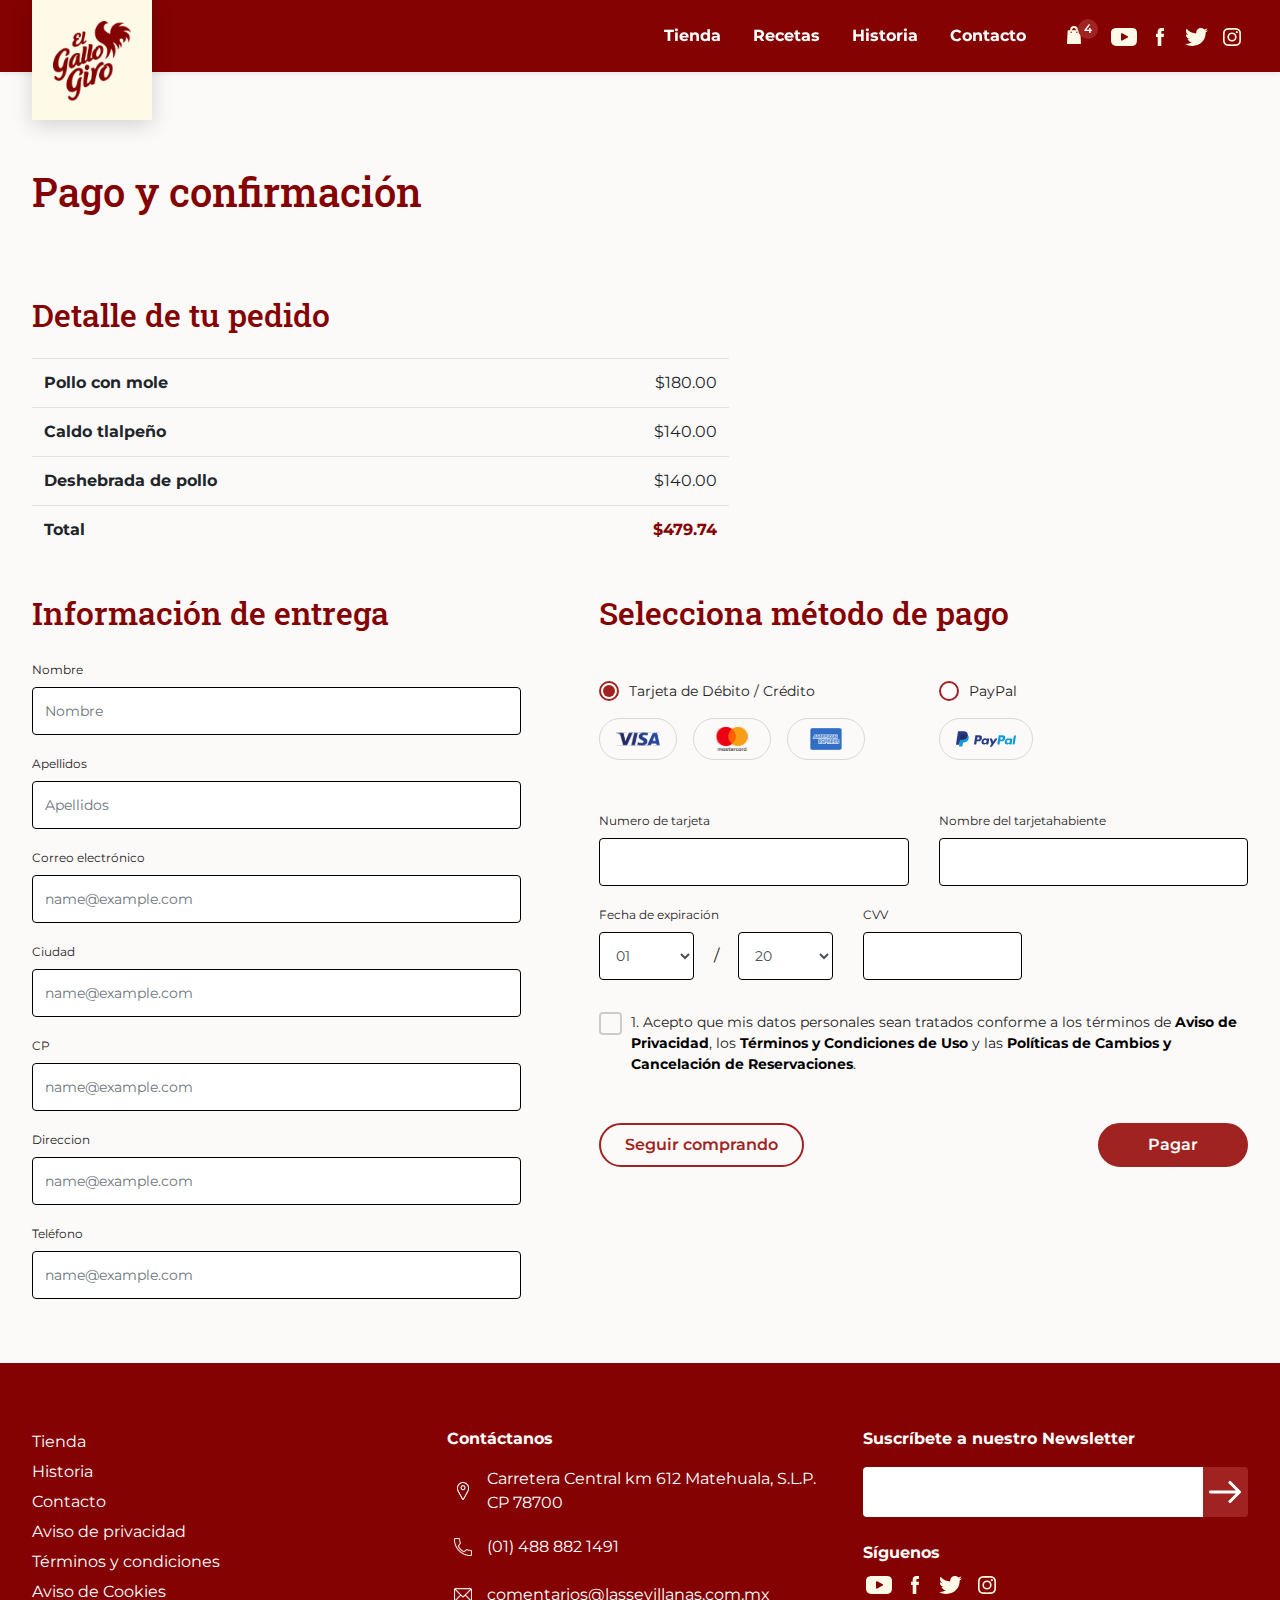
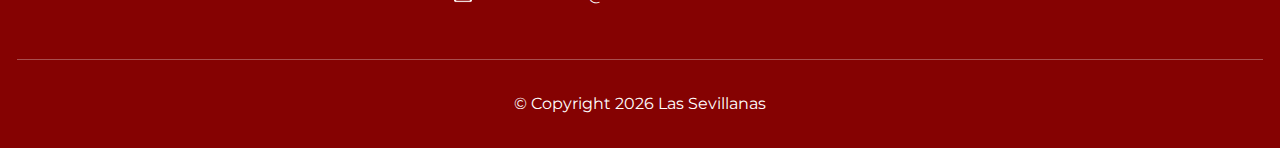
<file: pago.html>
<!DOCTYPE html>
<html lang="en">
<head>
    <meta charset="UTF-8">
    <meta name="viewport" content="width=device-width, initial-scale=1.0">
    <link rel="shortcut icon" href="assets/img/icons/favicon.png" type="image/x-icon">
    <title>El Gallo Giro</title>
    <link href="https://fonts.googleapis.com/css2?family=Montserrat:wght@400;500;700&family=Roboto+Slab:wght@500;600&display=swap" rel="stylesheet">
    <link rel="stylesheet" href="assets/css/bootstrap.min.css" integrity="sha384-9aIt2nRpC12Uk9gS9baDl411NQApFmC26EwAOH8WgZl5MYYxFfc+NcPb1dKGj7Sk" crossorigin="anonymous">
    <link rel="stylesheet" href="assets/css/base.css">
    <link rel="stylesheet" href="assets/css/shop.css">
    <link rel="stylesheet" href="assets/css/sections.css">
</head>
<body>

    <header class="header">
        <div class="inner__site">
            <a href="/" class="back__logo">
                <img src="/assets/img/logo__gallo.png" alt="Logo el gallo giro" class="logo__header">
            </a>
            <nav>
                <li><a href="tienda.html" class="item__menu--link">Tienda</a></li>
                <li><a href="recetas.html" class="item__menu--link">Recetas</a></li>
                <li><a href="historia.html" class="item__menu--link">Historia</a></li>
                <li><a href="contacto.html" class="item__menu--link">Contacto</a></li>
                <li class="trigger__cart">

                    <a href="" class="item__menu--link shop__cart ">
                        <span class="total__item__shop">4</span>
                        <span class="icon__gall shop"></span>
                    </a>

                    <div class="ctn__header__cart ">
                        <div class="inner__header__cart">
                            <strong class="title__header__cart">Carrito de compras</strong>
                            <ul class="list__header__cart">
                                <li class="item__header__cart">
                                    <div class="wrap__img">
                                        <img src="assets/img/productos/barbacoa@2x.png" alt="">
                                    </div>
                                    <div class="div__name__price">
                                        <p><strong>Barbacoa</strong> 600g</p>
                                        <p><b>$89.99</b></p>
                                        <div class="wrap__quantity">
                                            <div class="input-group d-flex">
                                                <input type="button" value="-" class="button-minus" data-field="quantity">
                                                <input type="text" step="1" max="" value="1" name="quantity" class="quantity-field">
                                                <input type="button" value="+" class="button-plus" data-field="quantity">
                                            </div>
                                        </div>
                                    </div>
                                    <button class="btn__close__product"></button>
                                </li>
                                <li class="item__header__cart">
                                    <div class="wrap__img">
                                        <img src="assets/img/productos/chilorio@2x.png" alt="">
                                    </div>
                                    <div class="div__name__price">
                                        <p><strong>Chilorio</strong> 600g</p>
                                        <p><b>$89.99</b></p>
                                        <div class="wrap__quantity">
                                            <div class="input-group d-flex">
                                                <input type="button" value="-" class="button-minus" data-field="quantity">
                                                <input type="text" step="1" max="" value="1" name="quantity" class="quantity-field">
                                                <input type="button" value="+" class="button-plus" data-field="quantity">
                                            </div>
                                        </div>
                                    </div>
                                    <button class="btn__close__product"></button>
                                </li>
                                <li class="item__header__cart">
                                    <div class="wrap__img">
                                        <img src="assets/img/productos/pollo__mole@2x.png" alt="">
                                    </div>
                                    <div class="div__name__price">
                                        <p><strong>Pollo con mole</strong> 600g</p>
                                        <p><b>$89.99</b></p>
                                        <div class="wrap__quantity">
                                            <div class="input-group d-flex">
                                                <input type="button" value="-" class="button-minus" data-field="quantity">
                                                <input type="text" step="1" max="" value="1" name="quantity" class="quantity-field">
                                                <input type="button" value="+" class="button-plus" data-field="quantity">
                                            </div>
                                        </div>
                                    </div>
                                    <button class="btn__close__product"></button>
                                </li>
                            </ul>
                        </div>
                        <div class="total__header__cart ">
                            <div class="row mb-2 row d-flex justify-content-between">
                                <b>Total</b> 
                                <b class="total__number__cart">$269.87</b>
                            </div>
                            <div class="row d-flex justify-content-between">
                                <a href="cart.html" class="btn__ga outline__red__btn">Ver carrito</a>
                                <a href="" class="btn__ga red__btn">Pagar</a>
                            </div>

                        </div>
                    </div>
                </li>
            </nav>
            <div class="soc__options">
                <ul>
                    <li><a href=""><span class="icon__gall yt"></span></a></li>
                    <li><a href=""><span class="icon__gall fb"></span></a></li>
                    <li><a href=""><span class="icon__gall tw"></span></a></li>
                    <li><a href=""><span class="icon__gall in"></span></a></li>
                </ul>
            </div>
            <button class="close__menu">
                <svg class="ham hamRotate ham1" viewBox="0 0 100 100" width="80" onclick="this.classList.toggle('active')">
                    <path class="line top" d="m 30,33 h 40 c 0,0 9.044436,-0.654587 9.044436,-8.508902 0,-7.854315 -8.024349,-11.958003 -14.89975,-10.85914 -6.875401,1.098863 -13.637059,4.171617 -13.637059,16.368042 v 40"></path>
                    <path class="line middle" d="m 30,50 h 40"></path>
                    <path class="line bottom" d="m 30,67 h 40 c 12.796276,0 15.357889,-11.717785 15.357889,-26.851538 0,-15.133752 -4.786586,-27.274118 -16.667516,-27.274118 -11.88093,0 -18.499247,6.994427 -18.435284,17.125656 l 0.252538,40"></path>
                </svg>                  
            </button>
        </div>
    </header>

    <div class="ctn__payment">
        <div class="inner__site pt-2 pt-md-5">
            <div class="title__shop mt-3 mt-md-5 mb-2 mb-md-5">
                <div class="row align-items-center">
                    <div class="col-12 col-md-6 ">
                        <h1 class="heading__section color__red">Pago y confirmación</h1>
                    </div>
                    
                </div>
            </div>

            <div class="ctn__payment__confirm mb-5">
                <div class="row">
                    <div class="col-12 col-md-7">
                        <h2 class="subheading__section color__red mt-3 mb-3 mt-md-4 mb-md-4">Detalle de tu pedido</h2>
                        <table class="table table__resume__products">
                            <tbody>
                                <tr>
                                    <td scope="row"><b>Pollo con mole</b></td>
                                    <td class="text-right">$180.00</td>
                                </tr>
                                <tr>
                                    <td scope="row"><b>Caldo tlalpeño</b></td>
                                    <td class="text-right">$140.00</td>
                                </tr>
                                <tr>
                                    <td scope="row"><b>Deshebrada de pollo</b></td>
                                    <td class="text-right">$140.00</td>
                                </tr>
                                <tr class="total bg__light__pink">
                                    <td scope="row"><b>Total</b></td>
                                    <td class="text-right color__red"><b>$479.74</b></td>
                                </tr>
                                
                                
                            </tbody>
                        </table>
                    </div>
                    <div class="col-12 col-md-12">
                        <form action="" method="POST">
                            <div class="row">
                                <div class="col-12 col-md-5">
                                    <h2 class="subheading__section color__red mt-3 mb-3 mt-md-4 mb-md-4">Información de entrega</h2>
                                    <div class="ctn__recive__info">
                                        <div class="row">
                                            <div class="col-12">
                                                <div class="form-group">
                                                    <label for="name">Nombre</label>
                                                    <input type="text" class="form-control" id="name" placeholder="Nombre">
                                                </div>
                                            </div>
                                            <div class="col-12">
                                                <div class="form-group">
                                                    <label for="name">Apellidos</label>
                                                    <input type="text" class="form-control" id="name" placeholder="Apellidos">
                                                </div>
                                            </div>
                                            <div class="col-12">
                                                <div class="form-group">
                                                    <label for="name">Correo electrónico</label>
                                                    <input type="email" class="form-control" id="name" placeholder="name@example.com">
                                                </div>
                                            </div>
                                            <div class="col-12">
                                                <div class="form-group">
                                                    <label for="name">Ciudad</label>
                                                    <input type="text" class="form-control" id="name" placeholder="name@example.com">
                                                </div>
                                            </div>
                                            <div class="col-12">
                                                <div class="form-group">
                                                    <label for="name">CP</label>
                                                    <input type="text" class="form-control" id="name" placeholder="name@example.com">
                                                </div>
                                            </div>
                                            <div class="col-12">
                                                <div class="form-group">
                                                    <label for="name">Direccion</label>
                                                    <input type="text" class="form-control" id="name" placeholder="name@example.com">
                                                </div>
                                            </div>
                                            <div class="col-12">
                                                <div class="form-group">
                                                    <label for="name">Teléfono</label>
                                                    <input type="phone" class="form-control" id="name" placeholder="name@example.com">
                                                </div>
                                            </div>
                                        </div>
                                    </div>
                                </div>
                                <div class="col-12 col-md-7">
                                    <div class="ctn__method__payment pl-0 pl-md-5">
                                        <h2 class="subheading__section color__red mt-3 mb-3 mt-md-4 mb-md-5">Selecciona método de pago</h2>
                                        <div class="wrap__select__method mb-5">
                                            <div class="row">
                                                <div class="col-12 col-md-6">
                                                    <label class="radio">Tarjeta de Débito / Crédito
                                                        <input type="radio" checked="checked" name="option__method" checked id="method__card">
                                                        <span class="checkround"></span>
                                                    </label>

                                                    <div class="list__options__cards d-flex mt-3">
                                                        <div class="item__card px-3 py-1">
                                                            <span class="icon__gall large visa"></span>
                                                        </div>
                                                        <div class="item__card px-3 py-1">
                                                            <span class="icon__gall large master"></span>
                                                        </div>
                                                        <div class="item__card px-3 py-1">
                                                            <span class="icon__gall large amex"></span>
                                                        </div>
                                                    </div>
                                                </div>
                                                <div class="col-12 col-md-6 mt-5 mt-md-0">

                                                    <label class="radio">PayPal
                                                        <input type="radio" name="option__method" id="method__paypal">
                                                        <span class="checkround"></span>
                                                    </label>
                                                    <div class="list__options__cards d-block mt-3">
                                                        <div class="item__card px-3 py-1 d-inline-block">
                                                            <span class="icon__gall large paypal"></span>
                                                        </div>
                                                    </div>
                                                </div>
                                            </div>
                                        </div>
                                        <div class="wrap__payment__card d-flex clearfix">
                                            <div class="row">

                                                <div class="col-12 col-md-6">
                                                    <div class="form-group">
                                                        <label for="number__card">Numero de tarjeta</label>
                                                        <input type="text" class="form-control only__numbers" id="number__card" name="number__card" maxlength="12" >
                                                    </div>
                                                </div>
                                                <div class="col-12 col-md-6">
                                                    <div class="form-group">
                                                        <label for="name__credit__card">Nombre del tarjetahabiente</label>
                                                        <input type="text" class="form-control" id="name__credit__card" name="name__credit__card" >
                                                    </div>
                                                </div>
                                                <div class="col-12 col-md-8">
                                                    <div class="row">
                                                        <div class="form-group col-7">
                                                            <label for="expiration__month">Fecha de expiración</label>
                                                            <div class="row">
                                                                <div class="col-5 pr-0">
                                                                    <select class="form-control mr-1" id="expiration__month" name="expiration__month">
                                                                        <option value="01">01</option>
                                                                        <option value="02">02</option>
                                                                        <option value="03">03</option>
                                                                        <option value="04">04</option>
                                                                        <option value="05">05</option>
                                                                        <option value="06">06</option>
                                                                        <option value="07">07</option>
                                                                        <option value="08">08</option>
                                                                        <option value="09">09</option>
                                                                        <option value="10">10</option>
                                                                        <option value="11">11</option>
                                                                        <option value="12">12</option>
                                                                    </select>
                                                                </div>
                                                                <div class="col-2 d-flex align-items-center pl-0 pr-0 justify-content-center">
                                                                    <span>/</span>
                                                                </div>
                                                                <div class="col-5 pl-0">
                                                                    <select class="form-control" id="expiration__year" name="expiration__year">
                                                                        <option value="2020">20</option>
                                                                        <option value="2021">21</option>
                                                                        <option value="2022">22</option>
                                                                        <option value="2023">23</option>
                                                                        <option value="2024">24</option>
                                                                        <option value="2025">25</option>
                                                                        <option value="2026">26</option>
                                                                        <option value="2027">27</option>
                                                                        <option value="2028">28</option>
                                                                        <option value="2029">29</option>
                                                                    </select>
                                                                </div>
                                                            </div>
                                                            
                                                            
                                                        </div>
                                                        <div class="form-group col-5">
                                                            <label for="number__card">CVV</label>
                                                            <input type="password" maxlength="4" class="form-control only__numbers" id="number__cvv__card" name="number__cvv__card" >
                                                        </div>
                                                    </div>
                                                </div>
                                            </div>
                                        </div>
                                        <div class="terms__and__options mt-3">
                                            <div class="row">
                                                <div class="col-12">
                                                    <div class="chiller_cb">
                                                        <input id="check__terms" type="checkbox">
                                                        <label for="check__terms">1. Acepto que mis datos personales sean tratados conforme a los términos de <a href=""><b>Aviso de Privacidad</b></a>, los <a href=""><b>Términos y Condiciones de Uso</b></a> y las <a href=""><b>Políticas de Cambios y Cancelación de Reservaciones</b></a>.</label>
                                                        <span></span>
                                                    </div>
                                                </div>
                                                <div class="col-12 d-flex justify-content-between mt-5 mb-5">
                                                    <a href="tienda.html" class="btn__ga outline__red__btn rounded-pill">Seguir comprando</a>
                                                    <a href="reservacion.html" class="btn__ga red__btn rounded-pill pl-5 pr-5">Pagar</a>
                                                </div>
                                            </div>
                                        </div>
                                    </div>
                                </div>
                            </div>
                            
                            
                        </form>
                        
                    </div>
                </div>
            </div>
        </div>
    </div>


    <footer>
        <div class="inner__site">
            <div class="row">
                
                <div class="col-12 col-md-4 block__sections">
                    <ul>
                        <li><a href="tienda.html">Tienda</a></li>
                        <li><a href="historia.html">Historia</a></li>
                        <li><a href="contacto.html">Contacto</a></li>
                        <li><a href="privacidad.html">Aviso de privacidad</a></li>
                        <li><a href="terminos-condiciones.html">Términos y condiciones</a></li>
                        <li><a href="privacidad.html">Aviso de Cookies</a></li>
                    </ul>
                </div>
                <div class="col-12 col-md-4 block__direction">
                    <p><strong>Contáctanos</strong></p>
                    <p>
                        <span class="icon__gall marker"></span>
                        Carretera Central km 612 Matehuala, S.L.P. CP 78700
                    </p>
                    <p>
                        <span class="icon__gall tel"></span>
                        (01) 488 882 1491
                    </p>
                    <p>
                        <span class="icon__gall mail"></span>
                        <a class="text-break word-wrap" href="mailto:comentarios@lassevillanas.com.mx">comentarios@lassevillanas.com.mx</a>
                    </p>
                </div>
                <div class="col-12 col-md-4">
                    <div class="ctn__form__news">
                        <p><strong>Suscríbete a nuestro Newsletter</strong></p>
                        <form action="" method="POST" id="form__newsletter">
                            <input type="text" name="mail__newsletter">
                            <button type="button" class="send__news"></button>
                        </form>
                    </div>
                    <ul class="ctn__foot__social">
                        <p><strong>Síguenos</strong></p>
                        <li><a href=""><span class="icon__gall yt"></span></a></li>
                        <li><a href=""><span class="icon__gall fb"></span></a></li>
                        <li><a href=""><span class="icon__gall tw"></span></a></li>
                        <li><a href=""><span class="icon__gall in"></span></a></li>
                    </ul>
                </div>
            </div>
            <div class="row">
                <div class="col-12 text-center ctn__copy">
                    <p>© Copyright <script>document.write(new Date().getFullYear())</script> Las Sevillanas</p>
                </div>
            </div>
        </div>
    </footer>


    <script src="https://ajax.googleapis.com/ajax/libs/jquery/2.2.4/jquery.min.js"></script>
    <script src="assets/js/jquery.bxslider.min.js"> </script>
    <script src="assets/js/base.js"> </script>
    
</body>
</html>
</file>
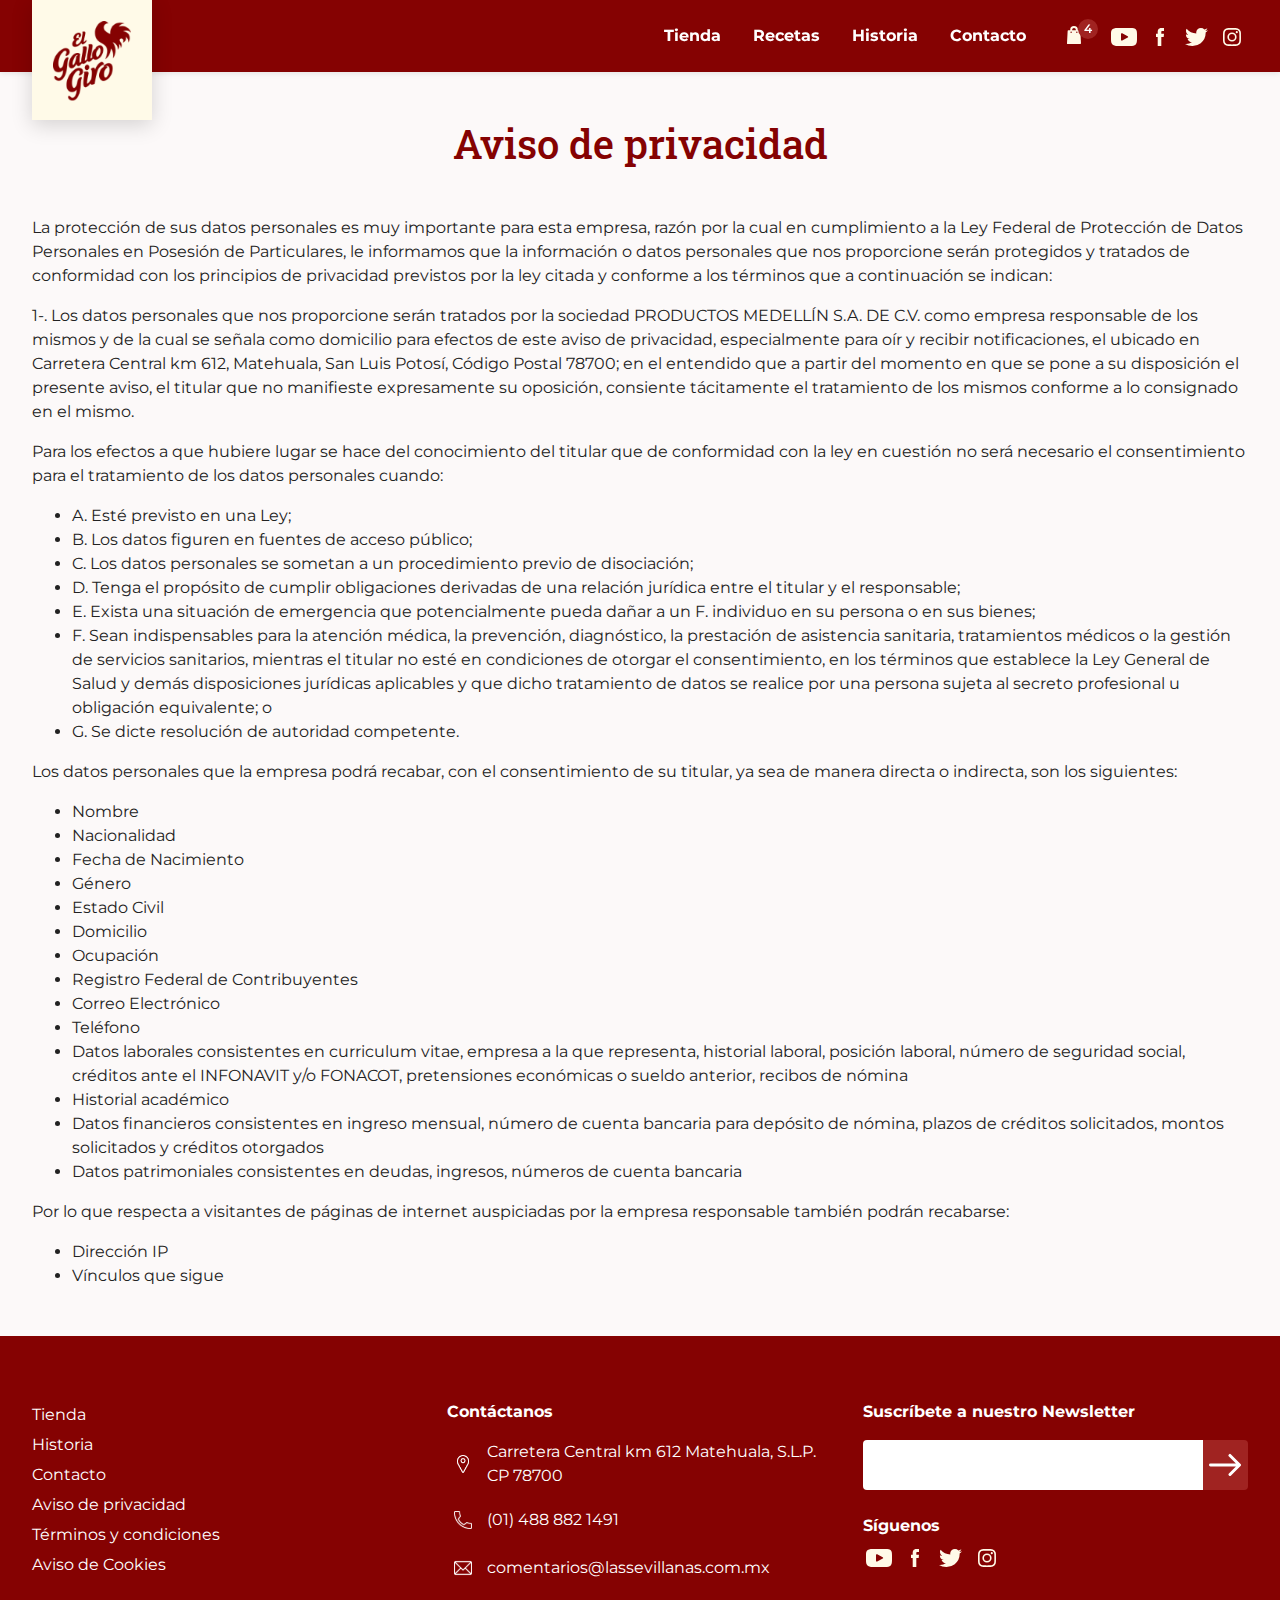
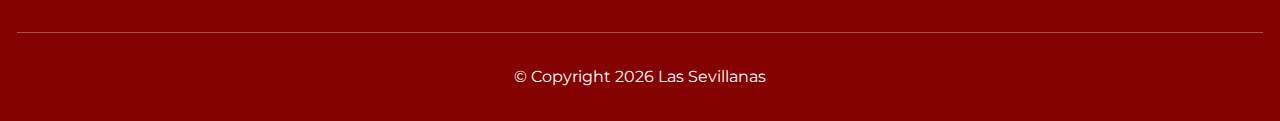
<file: privacidad.html>
<!DOCTYPE html>
<html lang="en">
<head>
    <meta charset="UTF-8">
    <meta name="viewport" content="width=device-width, initial-scale=1.0">
    <link rel="shortcut icon" href="assets/img/icons/favicon.png" type="image/x-icon">
    <title>El Gallo Giro</title>
    <link href="https://fonts.googleapis.com/css2?family=Montserrat:wght@400;500;700&family=Roboto+Slab:wght@500;600&display=swap" rel="stylesheet">
    <link rel="stylesheet" href="assets/css/bootstrap.min.css" integrity="sha384-9aIt2nRpC12Uk9gS9baDl411NQApFmC26EwAOH8WgZl5MYYxFfc+NcPb1dKGj7Sk" crossorigin="anonymous">
    <link rel="stylesheet" href="assets/css/magnific-popup.css">
    <link rel="stylesheet" href="assets/css/base.css">
    <link rel="stylesheet" href="assets/css/sections.css">
</head>
<body>

    <header class="header">
        <div class="inner__site">
            <a href="/" class="back__logo">
                <img src="/assets/img/logo__gallo.png" alt="Logo el gallo giro" class="logo__header">
            </a>
            <nav>
                <li><a href="tienda.html" class="item__menu--link">Tienda</a></li>
                <li><a href="recetas.html" class="item__menu--link">Recetas</a></li>
                <li><a href="historia.html" class="item__menu--link">Historia</a></li>
                <li><a href="contacto.html" class="item__menu--link">Contacto</a></li>
                <li class="trigger__cart">

                    <a href="" class="item__menu--link shop__cart ">
                        <span class="total__item__shop">4</span>
                        <span class="icon__gall shop"></span>
                    </a>

                    <div class="ctn__header__cart ">
                        <div class="inner__header__cart">
                            <strong class="title__header__cart">Carrito de compras</strong>
                            <ul class="list__header__cart">
                                <li class="item__header__cart">
                                    <div class="wrap__img">
                                        <img src="assets/img/productos/barbacoa@2x.png" alt="">
                                    </div>
                                    <div class="div__name__price">
                                        <p><strong>Barbacoa</strong> 600g</p>
                                        <p><b>$89.99</b></p>
                                        <div class="wrap__quantity">
                                            <div class="input-group d-flex">
                                                <input type="button" value="-" class="button-minus" data-field="quantity">
                                                <input type="text" step="1" max="" value="1" name="quantity" class="quantity-field">
                                                <input type="button" value="+" class="button-plus" data-field="quantity">
                                            </div>
                                        </div>
                                    </div>
                                    <button class="btn__close__product"></button>
                                </li>
                                <li class="item__header__cart">
                                    <div class="wrap__img">
                                        <img src="assets/img/productos/chilorio@2x.png" alt="">
                                    </div>
                                    <div class="div__name__price">
                                        <p><strong>Chilorio</strong> 600g</p>
                                        <p><b>$89.99</b></p>
                                        <div class="wrap__quantity">
                                            <div class="input-group d-flex">
                                                <input type="button" value="-" class="button-minus" data-field="quantity">
                                                <input type="text" step="1" max="" value="1" name="quantity" class="quantity-field">
                                                <input type="button" value="+" class="button-plus" data-field="quantity">
                                            </div>
                                        </div>
                                    </div>
                                    <button class="btn__close__product"></button>
                                </li>
                                <li class="item__header__cart">
                                    <div class="wrap__img">
                                        <img src="assets/img/productos/pollo__mole@2x.png" alt="">
                                    </div>
                                    <div class="div__name__price">
                                        <p><strong>Pollo con mole</strong> 600g</p>
                                        <p><b>$89.99</b></p>
                                        <div class="wrap__quantity">
                                            <div class="input-group d-flex">
                                                <input type="button" value="-" class="button-minus" data-field="quantity">
                                                <input type="text" step="1" max="" value="1" name="quantity" class="quantity-field">
                                                <input type="button" value="+" class="button-plus" data-field="quantity">
                                            </div>
                                        </div>
                                    </div>
                                    <button class="btn__close__product"></button>
                                </li>
                            </ul>
                        </div>
                        <div class="total__header__cart ">
                            <div class="row mb-2 row d-flex justify-content-between">
                                <b>Total</b> 
                                <b class="total__number__cart">$269.87</b>
                            </div>
                            <div class="row d-flex justify-content-between">
                                <a href="cart.html" class="btn__ga outline__red__btn">Ver carrito</a>
                                <a href="" class="btn__ga red__btn">Pagar</a>
                            </div>

                        </div>
                    </div>
                </li>
            </nav>
            <div class="soc__options">
                <ul>
                    <li><a href=""><span class="icon__gall yt"></span></a></li>
                    <li><a href=""><span class="icon__gall fb"></span></a></li>
                    <li><a href=""><span class="icon__gall tw"></span></a></li>
                    <li><a href=""><span class="icon__gall in"></span></a></li>
                </ul>
            </div>
            <button class="close__menu">
                <svg class="ham hamRotate ham1" viewBox="0 0 100 100" width="80" onclick="this.classList.toggle('active')">
                    <path class="line top" d="m 30,33 h 40 c 0,0 9.044436,-0.654587 9.044436,-8.508902 0,-7.854315 -8.024349,-11.958003 -14.89975,-10.85914 -6.875401,1.098863 -13.637059,4.171617 -13.637059,16.368042 v 40"></path>
                    <path class="line middle" d="m 30,50 h 40"></path>
                    <path class="line bottom" d="m 30,67 h 40 c 12.796276,0 15.357889,-11.717785 15.357889,-26.851538 0,-15.133752 -4.786586,-27.274118 -16.667516,-27.274118 -11.88093,0 -18.499247,6.994427 -18.435284,17.125656 l 0.252538,40"></path>
                </svg>                  
            </button>
        </div>
    </header>

    <div class="content__text mb-5">
        <div class="inner__site">
            <h5 class="text-center heading__section mt-5 color__red mb-5">Aviso de privacidad</h5>
            <p>La protección de sus datos personales es muy importante para esta empresa, razón por la cual en cumplimiento a la Ley Federal de Protección de Datos Personales en Posesión de Particulares, le informamos que la información o datos personales que nos proporcione serán protegidos y tratados de conformidad con los principios de privacidad previstos por la ley citada y conforme a los términos que a continuación se indican:
            </p>
            <p>1-. Los datos personales que nos proporcione serán tratados por la sociedad PRODUCTOS MEDELLÍN S.A. DE C.V. como empresa responsable de los mismos y de la cual se señala como domicilio para efectos de este aviso de privacidad, especialmente para oír y recibir notificaciones, el ubicado en Carretera Central km 612, Matehuala, San Luis Potosí, Código Postal 78700; en el entendido que a partir del momento en que se pone a su disposición el presente aviso, el titular que no manifieste expresamente su oposición, consiente tácitamente el tratamiento de los mismos conforme a lo consignado en el mismo. </p>
            <p>Para los efectos a que hubiere lugar se hace del conocimiento del titular que de conformidad con la ley en cuestión no será necesario el consentimiento para el tratamiento de los datos personales cuando:</p>
            <ul>
                <li>A. Esté previsto en una Ley;</li>
                <li>B. Los datos figuren en fuentes de acceso público;</li>
                <li>C. Los datos personales se sometan a un procedimiento previo de disociación;</li>
                <li>D. Tenga el propósito de cumplir obligaciones derivadas de una relación jurídica entre el titular y el responsable;</li>
                <li>E. Exista una situación de emergencia que potencialmente pueda dañar a un F. individuo en su persona o en sus bienes;</li>
                <li>F. Sean indispensables para la atención médica, la prevención, diagnóstico, la prestación de asistencia sanitaria, tratamientos médicos o la gestión de servicios sanitarios, mientras el titular no esté en condiciones de otorgar el consentimiento, en los términos que establece la Ley General de Salud y demás disposiciones jurídicas aplicables y que dicho tratamiento de datos se realice por una persona sujeta al secreto profesional u obligación equivalente; o</li>
                <li>G. Se dicte resolución de autoridad competente.</li>
            </ul>
            <p> Los datos personales que la empresa podrá recabar, con el consentimiento de su titular, ya sea de manera directa o indirecta, son los siguientes:</p>
            <ul>
                <li>Nombre</li>
                <li>Nacionalidad</li>
                <li>Fecha de Nacimiento</li>
                <li>Género</li>
                <li>Estado Civil</li>
                <li>Domicilio</li>
                <li>Ocupación</li>
                <li>Registro Federal de Contribuyentes</li>
                <li>Correo Electrónico</li>
                <li>Teléfono</li>
                <li>Datos laborales consistentes en curriculum vitae, empresa a la que representa, historial laboral, posición laboral, número de seguridad social, créditos ante el INFONAVIT y/o FONACOT, pretensiones económicas o sueldo anterior, recibos de nómina</li>
                <li>Historial académico</li>
                <li>Datos financieros consistentes en ingreso mensual, número de cuenta bancaria para depósito de nómina, plazos de créditos solicitados, montos solicitados y créditos otorgados</li>
                <li>Datos patrimoniales consistentes en deudas, ingresos, números de cuenta bancaria</li>
            </ul>
            <p>Por lo que respecta a visitantes de páginas de internet auspiciadas por la empresa responsable también podrán recabarse:
            </p>
            <ul>
                <li>Dirección IP</li>
                <li>Vínculos que sigue</li>
            </ul>
        
        </div>
    </div>


    <footer>
        <div class="inner__site">
            <div class="row">
                
                <div class="col-12 col-md-4 block__sections">
                    <ul>
                        <li><a href="tienda.html">Tienda</a></li>
                        <li><a href="historia.html">Historia</a></li>
                        <li><a href="contacto.html">Contacto</a></li>
                        <li><a href="privacidad.html">Aviso de privacidad</a></li>
                        <li><a href="terminos-condiciones.html">Términos y condiciones</a></li>
                        <li><a href="privacidad.html">Aviso de Cookies</a></li>
                    </ul>
                </div>
                <div class="col-12 col-md-4 block__direction">
                    <p><strong>Contáctanos</strong></p>
                    <p>
                        <span class="icon__gall marker"></span>
                        Carretera Central km 612 Matehuala, S.L.P. CP 78700
                    </p>
                    <p>
                        <span class="icon__gall tel"></span>
                        (01) 488 882 1491
                    </p>
                    <p>
                        <span class="icon__gall mail"></span>
                        <a class="text-break word-wrap" href="mailto:comentarios@lassevillanas.com.mx">comentarios@lassevillanas.com.mx</a>
                    </p>
                </div>
                <div class="col-12 col-md-4">
                    <div class="ctn__form__news">
                        <p><strong>Suscríbete a nuestro Newsletter</strong></p>
                        <form action="" method="POST" id="form__newsletter">
                            <input type="text" name="mail__newsletter">
                            <button type="button" class="send__news"></button>
                        </form>
                    </div>
                    <ul class="ctn__foot__social">
                        <p><strong>Síguenos</strong></p>
                        <li><a href=""><span class="icon__gall yt"></span></a></li>
                        <li><a href=""><span class="icon__gall fb"></span></a></li>
                        <li><a href=""><span class="icon__gall tw"></span></a></li>
                        <li><a href=""><span class="icon__gall in"></span></a></li>
                    </ul>
                </div>
            </div>
            <div class="row">
                <div class="col-12 text-center ctn__copy">
                    <p>© Copyright <script>document.write(new Date().getFullYear())</script> Las Sevillanas</p>
                </div>
            </div>
        </div>
    </footer>


    <script src="https://ajax.googleapis.com/ajax/libs/jquery/2.2.4/jquery.min.js"></script>
    <script src="assets/js/jquery.barrating.min.js"> </script>
    <script src="assets/js/jquery.magnific-popup.min.js"> </script>
    <script src="assets/js/base.js"> </script>
    
</body>
</html>
</file>
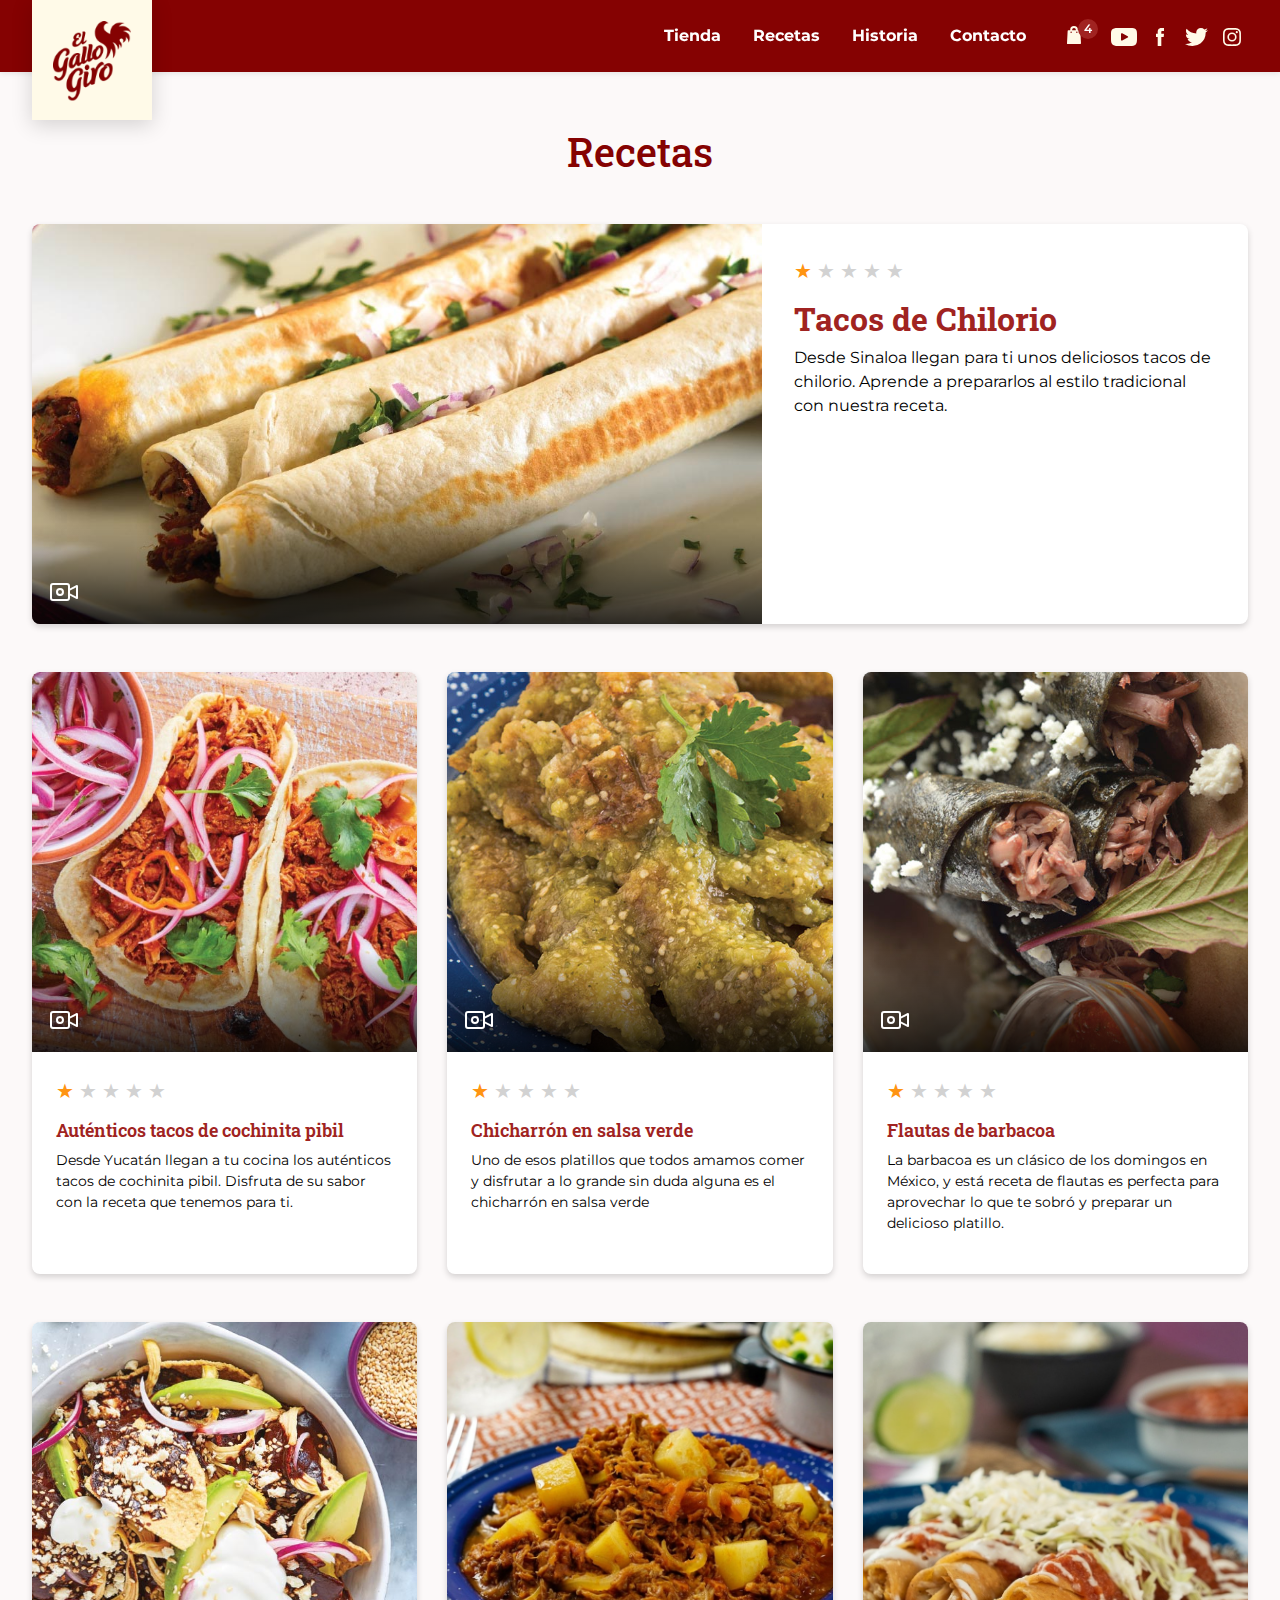
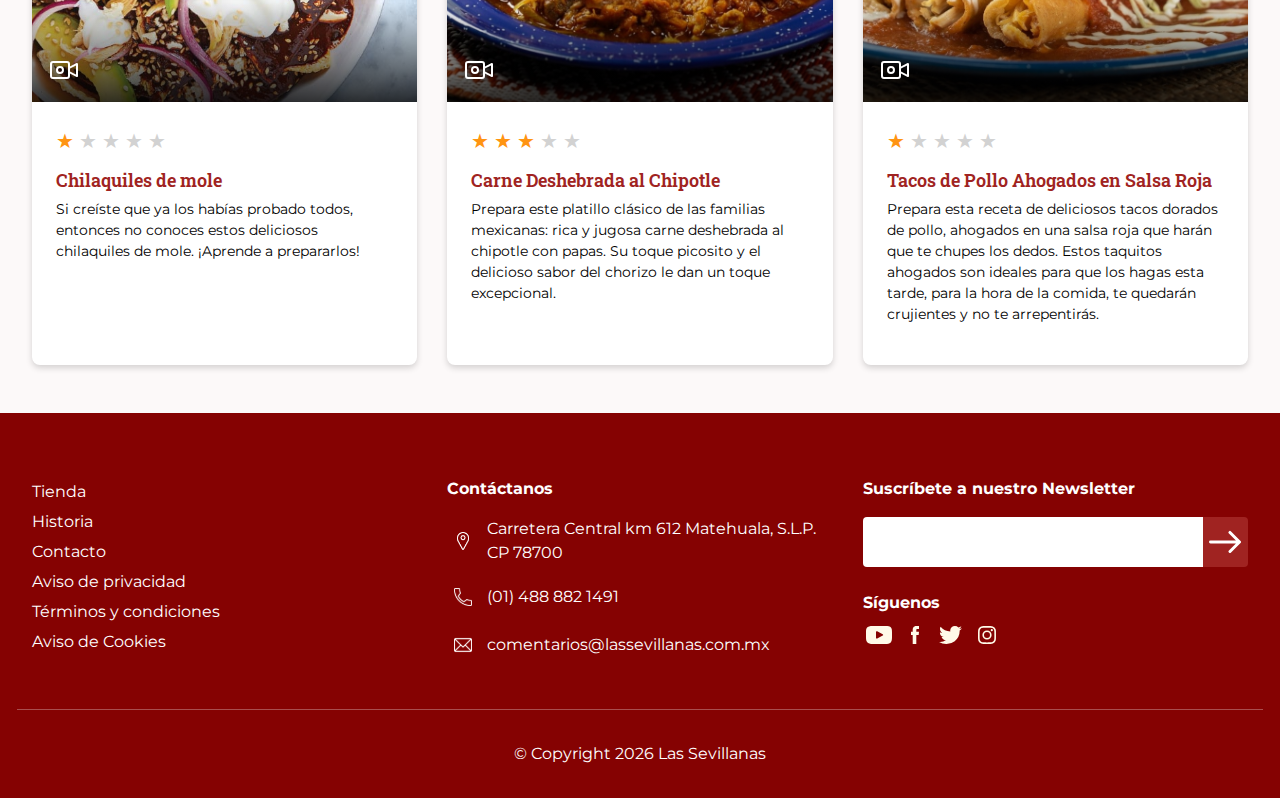
<file: recetas.html>
<!DOCTYPE html>
<html lang="en">
<head>
    <meta charset="UTF-8">
    <meta name="viewport" content="width=device-width, initial-scale=1.0">
    <link rel="shortcut icon" href="assets/img/icons/favicon.png" type="image/x-icon">
    <title>El Gallo Giro</title>
    <link href="https://fonts.googleapis.com/css2?family=Montserrat:wght@400;500;700&family=Roboto+Slab:wght@500;600&display=swap" rel="stylesheet">
    <link rel="stylesheet" href="assets/css/bootstrap.min.css" integrity="sha384-9aIt2nRpC12Uk9gS9baDl411NQApFmC26EwAOH8WgZl5MYYxFfc+NcPb1dKGj7Sk" crossorigin="anonymous">
    <link rel="stylesheet" href="assets/css/jquery.bxslider.min.css">
    <link rel="stylesheet" href="assets/css/base.css">
    <link rel="stylesheet" href="assets/css/sections.css">
</head>
<body>

    <header class="header">
        <div class="inner__site">
            <a href="/" class="back__logo">
                <img src="/assets/img/logo__gallo.png" alt="Logo el gallo giro" class="logo__header">
            </a>
            <nav>
                <li><a href="tienda.html" class="item__menu--link">Tienda</a></li>
                <li><a href="recetas.html" class="item__menu--link">Recetas</a></li>
                <li><a href="historia.html" class="item__menu--link">Historia</a></li>
                <li><a href="contacto.html" class="item__menu--link">Contacto</a></li>
                <li class="trigger__cart">

                    <a href="" class="item__menu--link shop__cart ">
                        <span class="total__item__shop">4</span>
                        <span class="icon__gall shop"></span>
                    </a>

                    <div class="ctn__header__cart ">
                        <div class="inner__header__cart">
                            <strong class="title__header__cart">Carrito de compras</strong>
                            <ul class="list__header__cart">
                                <li class="item__header__cart">
                                    <div class="wrap__img">
                                        <img src="assets/img/productos/barbacoa@2x.png" alt="">
                                    </div>
                                    <div class="div__name__price">
                                        <p><strong>Barbacoa</strong> 600g</p>
                                        <p><b>$89.99</b></p>
                                        <div class="wrap__quantity">
                                            <div class="input-group d-flex">
                                                <input type="button" value="-" class="button-minus" data-field="quantity">
                                                <input type="text" step="1" max="" value="1" name="quantity" class="quantity-field">
                                                <input type="button" value="+" class="button-plus" data-field="quantity">
                                            </div>
                                        </div>
                                    </div>
                                    <button class="btn__close__product"></button>
                                </li>
                                <li class="item__header__cart">
                                    <div class="wrap__img">
                                        <img src="assets/img/productos/chilorio@2x.png" alt="">
                                    </div>
                                    <div class="div__name__price">
                                        <p><strong>Chilorio</strong> 600g</p>
                                        <p><b>$89.99</b></p>
                                        <div class="wrap__quantity">
                                            <div class="input-group d-flex">
                                                <input type="button" value="-" class="button-minus" data-field="quantity">
                                                <input type="text" step="1" max="" value="1" name="quantity" class="quantity-field">
                                                <input type="button" value="+" class="button-plus" data-field="quantity">
                                            </div>
                                        </div>
                                    </div>
                                    <button class="btn__close__product"></button>
                                </li>
                                <li class="item__header__cart">
                                    <div class="wrap__img">
                                        <img src="assets/img/productos/pollo__mole@2x.png" alt="">
                                    </div>
                                    <div class="div__name__price">
                                        <p><strong>Pollo con mole</strong> 600g</p>
                                        <p><b>$89.99</b></p>
                                        <div class="wrap__quantity">
                                            <div class="input-group d-flex">
                                                <input type="button" value="-" class="button-minus" data-field="quantity">
                                                <input type="text" step="1" max="" value="1" name="quantity" class="quantity-field">
                                                <input type="button" value="+" class="button-plus" data-field="quantity">
                                            </div>
                                        </div>
                                    </div>
                                    <button class="btn__close__product"></button>
                                </li>
                            </ul>
                        </div>
                        <div class="total__header__cart ">
                            <div class="row mb-2 row d-flex justify-content-between">
                                <b>Total</b> 
                                <b class="total__number__cart">$269.87</b>
                            </div>
                            <div class="row d-flex justify-content-between">
                                <a href="cart.html" class="btn__ga outline__red__btn">Ver carrito</a>
                                <a href="" class="btn__ga red__btn">Pagar</a>
                            </div>

                        </div>
                    </div>
                </li>
            </nav>
            <div class="soc__options">
                <ul>
                    <li><a href=""><span class="icon__gall yt"></span></a></li>
                    <li><a href=""><span class="icon__gall fb"></span></a></li>
                    <li><a href=""><span class="icon__gall tw"></span></a></li>
                    <li><a href=""><span class="icon__gall in"></span></a></li>
                </ul>
            </div>
            <button class="close__menu">
                <svg class="ham hamRotate ham1" viewBox="0 0 100 100" width="80" onclick="this.classList.toggle('active')">
                    <path class="line top" d="m 30,33 h 40 c 0,0 9.044436,-0.654587 9.044436,-8.508902 0,-7.854315 -8.024349,-11.958003 -14.89975,-10.85914 -6.875401,1.098863 -13.637059,4.171617 -13.637059,16.368042 v 40"></path>
                    <path class="line middle" d="m 30,50 h 40"></path>
                    <path class="line bottom" d="m 30,67 h 40 c 12.796276,0 15.357889,-11.717785 15.357889,-26.851538 0,-15.133752 -4.786586,-27.274118 -16.667516,-27.274118 -11.88093,0 -18.499247,6.994427 -18.435284,17.125656 l 0.252538,40"></path>
                </svg>                  
            </button>
        </div>
    </header>

    <div class="ctn__home__recipes pt-5">
        <div class="inner__site">
            <h5 class="text-center heading__section mt-2 color__red mb-5">Recetas</h5>
            <div class="row">
                <div class="col-12">
                    <a href="interior-receta.html" class="text-decoration-none">
                        <div class="card__recipe large animate__animated animate__fadeInUp">
                            <div class="wrap__img" style="background-image: url('/assets/img/recetas/tacos-de-chilorio.jpg');">
                                <span class="icon__gall camera"></span>
                            </div>
                            <div class="wrap__info__recipe">
                                <div class="wrap__rating">
                                    <select class="select__rating">
                                        <option value="1">1</option>
                                        <option value="2">2</option>
                                        <option value="3">3</option>
                                        <option value="4">4</option>
                                        <option value="5">5</option>
                                    </select>
                                    
                                </div>
                                <h5 class="type__recipe">Tacos de Chilorio</h5>
                                <div class="desc__recipe"><p>Desde Sinaloa llegan para ti unos deliciosos tacos de chilorio. Aprende a prepararlos al estilo tradicional con nuestra receta. </p></div>
                                
                            </div>
                        </div>
                    </a>

                </div>
            </div>
            <div class="grid__recipes">
                <div class="row mt-5">
                    <div class="col-12 col-sm-6 col-md-4 mb-5 animate__animated animate__fadeInUp">
                        <a href="interior-receta.html" class="text-decoration-none">
                            <div class="card__recipe">
                                <div class="wrap__img" style="background-image: url('/assets/img/recetas/tacos-de-cochinita.jpg');">
                                    <span class="icon__gall camera"></span>
                                </div>
                                <div class="wrap__info__recipe">
                                    <div class="wrap__rating">
                                        <select class="select__rating">
                                            <option value="1">1</option>
                                            <option value="2">2</option>
                                            <option value="3">3</option>
                                            <option value="4">4</option>
                                            <option value="5">5</option>
                                        </select>
                                        
                                    </div>
                                    <h5 class="type__recipe">Auténticos tacos de cochinita pibil</h5>
                                    <div class="desc__recipe"><p>Desde Yucatán llegan a tu cocina los auténticos tacos de cochinita pibil. Disfruta de su sabor con la receta que tenemos para ti. </p></div>
                                    
                                </div>
                            </div>
                        </a>
                    </div>
                    <div class="col-12 col-sm-6 col-md-4 mb-5 animate__animated animate__fadeInUp">
                        <a href="interior-receta.html" class="text-decoration-none">
                            <div class="card__recipe">
                                <div class="wrap__img" style="background-image: url('/assets/img/recetas/chicharron-en-salsa-verde.jpg');">
                                    <span class="icon__gall camera"></span>
                                </div>
                                <div class="wrap__info__recipe">
                                    <div class="wrap__rating">
                                        <select class="select__rating">
                                            <option value="1">1</option>
                                            <option value="2">2</option>
                                            <option value="3">3</option>
                                            <option value="4">4</option>
                                            <option value="5">5</option>
                                        </select>
                                        
                                    </div>
                                    <h5 class="type__recipe">Chicharrón en salsa verde</h5>
                                    <div class="desc__recipe"><p>Uno de esos platillos que todos amamos comer y disfrutar a lo grande sin duda alguna es el chicharrón en salsa verde</p></div>
                                    
                                </div>
                            </div>
                        </a>
                    </div>
                    <div class="col-12 col-sm-6 col-md-4 mb-5 animate__animated animate__fadeInUp">
                        <a href="interior-receta.html" class="text-decoration-none">
                            <div class="card__recipe">
                                <div class="wrap__img" style="background-image: url('/assets/img/recetas/flautas-barbacoa.jpg');">
                                    <span class="icon__gall camera"></span>
                                </div>
                                <div class="wrap__info__recipe">
                                    <div class="wrap__rating">
                                        <select class="select__rating">
                                            <option value="1">1</option>
                                            <option value="2">2</option>
                                            <option value="3">3</option>
                                            <option value="4">4</option>
                                            <option value="5">5</option>
                                        </select>
                                        
                                    </div>
                                    <h5 class="type__recipe">Flautas de barbacoa</h5>
                                    <div class="desc__recipe"><p>La barbacoa es un clásico de los domingos en México, y está receta de flautas es perfecta para aprovechar lo que te sobró y preparar un delicioso platillo. </p></div>
                                    
                                </div>
                            </div>
                        </a>
                    </div>
                    <div class="col-12 col-sm-6 col-md-4 mb-5 animate__animated animate__fadeInUp">
                        <a href="interior-receta.html" class="text-decoration-none">
                            <div class="card__recipe">
                                <div class="wrap__img" style="background-image: url('/assets/img/recetas/chilaquiles-de-mole.jpg');">
                                    <span class="icon__gall camera"></span>
                                </div>
                                <div class="wrap__info__recipe">
                                    <div class="wrap__rating">
                                        <select class="select__rating">
                                            <option value="1">1</option>
                                            <option value="2">2</option>
                                            <option value="3">3</option>
                                            <option value="4">4</option>
                                            <option value="5">5</option>
                                        </select>
                                        
                                    </div>
                                    <h5 class="type__recipe">Chilaquiles de mole</h5>
                                    <div class="desc__recipe">
                                        <p>Si creíste que ya los habías probado todos, entonces no conoces estos deliciosos chilaquiles de mole. ¡Aprende a prepararlos!</p>
                                    </div>
                                    
                                </div>
                            </div>
                        </a>
                    </div>
                    <div class="col-12 col-sm-6 col-md-4 mb-5 animate__animated animate__fadeInUp">
                        <a href="interior-receta.html" class="text-decoration-none">
                            <div class="card__recipe">
                                <div class="wrap__img" style="background-image: url('/assets/img/recetas/deshebrada-al-chipotle.jpg');">
                                    <span class="icon__gall camera"></span>
                                </div>
                                <div class="wrap__info__recipe">
                                    <div class="wrap__rating">
                                        <select class="select__rating">
                                            <option value="1">1</option>
                                            <option value="2">2</option>
                                            <option value="3" selected>3</option>
                                            <option value="4">4</option>
                                            <option value="5">5</option>
                                        </select>
                                        
                                    </div>
                                    <h5 class="type__recipe">Carne Deshebrada al Chipotle</h5>
                                    <div class="desc__recipe">
                                        <p>Prepara este platillo clásico de las familias mexicanas: rica y jugosa carne deshebrada al chipotle con papas. Su toque picosito y el delicioso sabor del chorizo le dan un toque excepcional. </p>
                                    </div>
                                    
                                </div>
                            </div>
                        </a>
                    </div>
                    <div class="col-12 col-sm-6 col-md-4 mb-5 animate__animated animate__fadeInUp">
                        <a href="interior-receta.html" class="text-decoration-none">
                            <div class="card__recipe">
                                <div class="wrap__img" style="background-image: url('/assets/img/recetas/tacos-de-pollo.jpg');">
                                    <span class="icon__gall camera"></span>
                                </div>
                                <div class="wrap__info__recipe">
                                    <div class="wrap__rating">
                                        <select class="select__rating">
                                            <option value="1">1</option>
                                            <option value="2">2</option>
                                            <option value="3">3</option>
                                            <option value="4">4</option>
                                            <option value="5">5</option>
                                        </select>
                                        
                                    </div>
                                    <h5 class="type__recipe">Tacos de Pollo Ahogados en Salsa Roja</h5>
                                    <div class="desc__recipe">
                                        <p>Prepara esta receta de deliciosos tacos dorados de pollo, ahogados en una salsa roja que harán que te chupes los dedos. Estos taquitos ahogados son ideales para que los hagas esta tarde, para la hora de la comida, te quedarán crujientes y no te arrepentirás. </p>
                                    </div>
                                </div>
                            </div>
                        </a>
                    </div>
                    
                </div>
                
            </div>
        </div>
    </div>

    <footer>
        <div class="inner__site">
            <div class="row">
                
                <div class="col-12 col-md-4 block__sections">
                    <ul>
                        <li><a href="tienda.html">Tienda</a></li>
                        <li><a href="historia.html">Historia</a></li>
                        <li><a href="contacto.html">Contacto</a></li>
                        <li><a href="privacidad.html">Aviso de privacidad</a></li>
                        <li><a href="terminos-condiciones.html">Términos y condiciones</a></li>
                        <li><a href="privacidad.html">Aviso de Cookies</a></li>
                    </ul>
                </div>
                <div class="col-12 col-md-4 block__direction">
                    <p><strong>Contáctanos</strong></p>
                    <p>
                        <span class="icon__gall marker"></span>
                        Carretera Central km 612 Matehuala, S.L.P. CP 78700
                    </p>
                    <p>
                        <span class="icon__gall tel"></span>
                        (01) 488 882 1491
                    </p>
                    <p>
                        <span class="icon__gall mail"></span>
                        <a class="text-break word-wrap" href="mailto:comentarios@lassevillanas.com.mx">comentarios@lassevillanas.com.mx</a>
                    </p>
                </div>
                <div class="col-12 col-md-4">
                    <div class="ctn__form__news">
                        <p><strong>Suscríbete a nuestro Newsletter</strong></p>
                        <form action="" method="POST" id="form__newsletter">
                            <input type="text" name="mail__newsletter">
                            <button type="button" class="send__news"></button>
                        </form>
                    </div>
                    <ul class="ctn__foot__social">
                        <p><strong>Síguenos</strong></p>
                        <li><a href=""><span class="icon__gall yt"></span></a></li>
                        <li><a href=""><span class="icon__gall fb"></span></a></li>
                        <li><a href=""><span class="icon__gall tw"></span></a></li>
                        <li><a href=""><span class="icon__gall in"></span></a></li>
                    </ul>
                </div>
            </div>
            <div class="row">
                <div class="col-12 text-center ctn__copy">
                    <p>© Copyright <script>document.write(new Date().getFullYear())</script> Las Sevillanas</p>
                </div>
            </div>
        </div>
    </footer>


    <script src="https://ajax.googleapis.com/ajax/libs/jquery/2.2.4/jquery.min.js"></script>
    <script src="assets/js/jquery.barrating.min.js"> </script>
    <script src="assets/js/base.js"> </script>
    
</body>
</html>
</file>
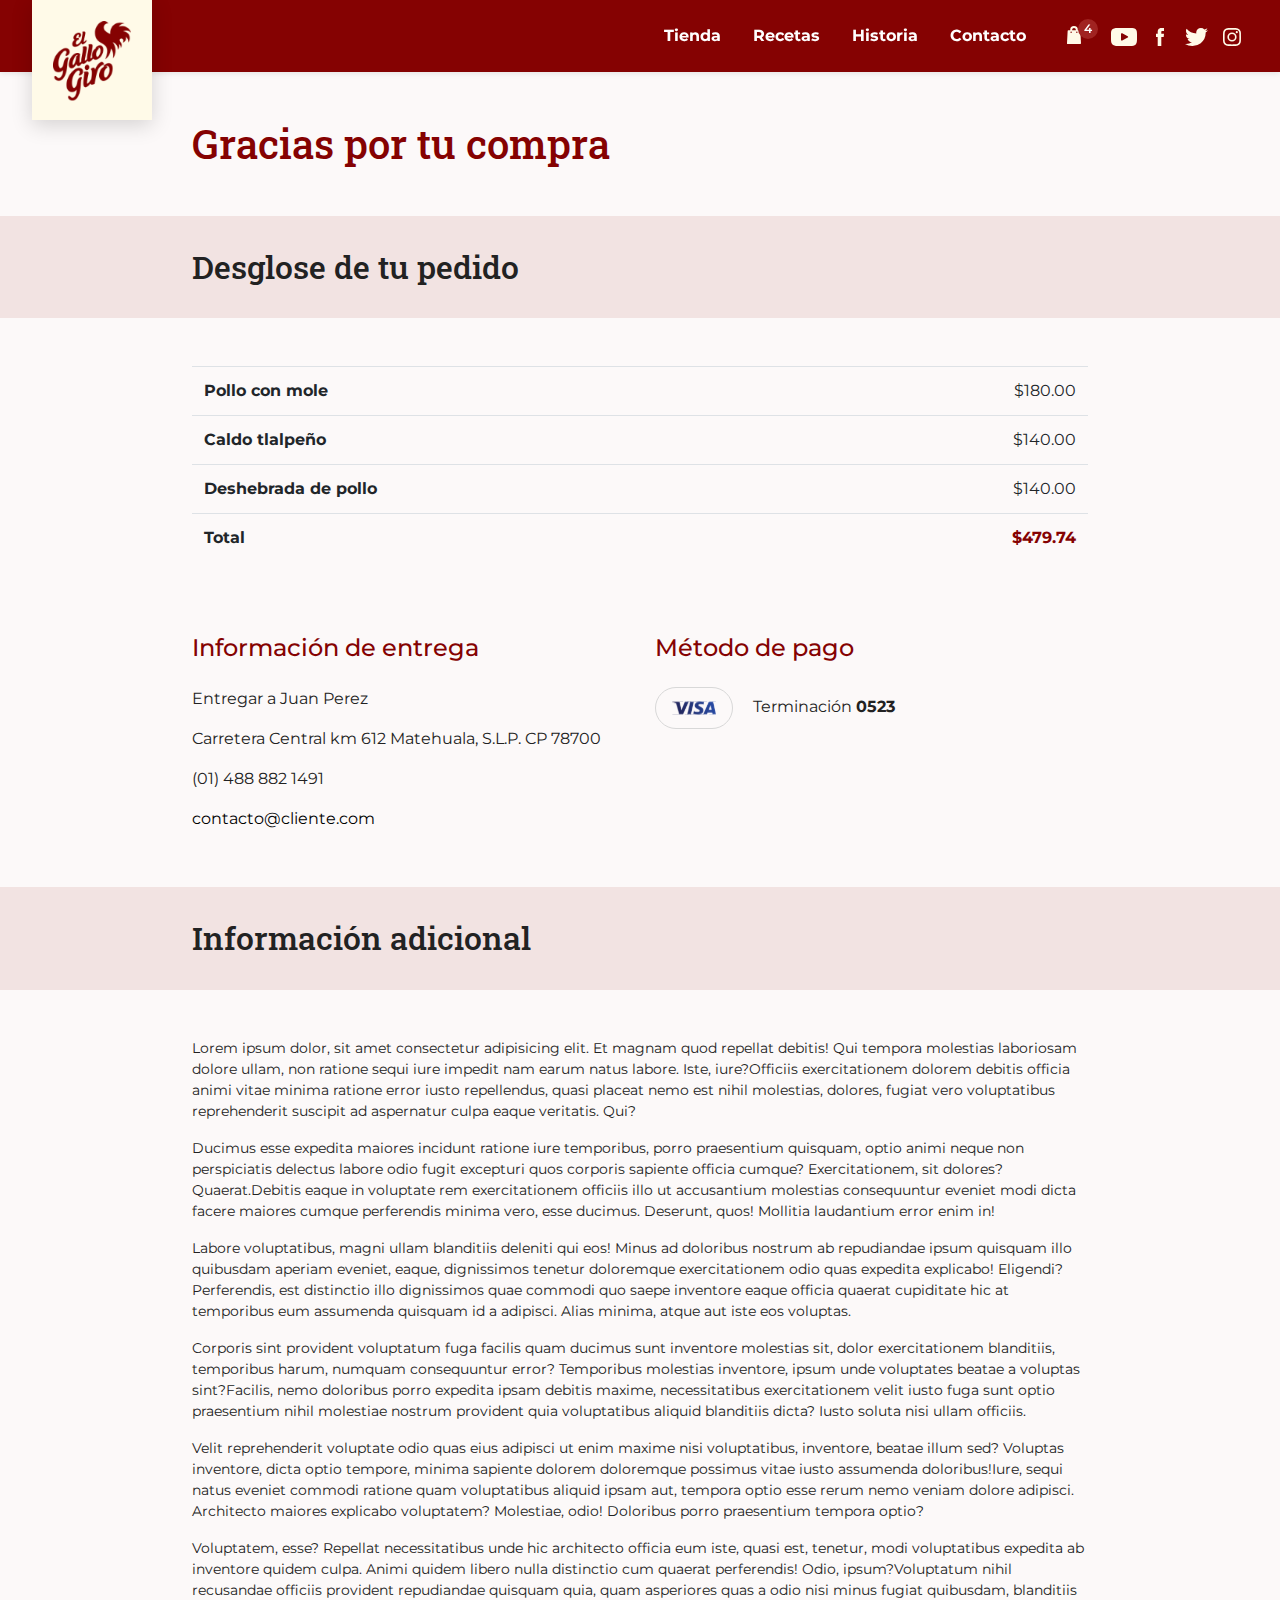
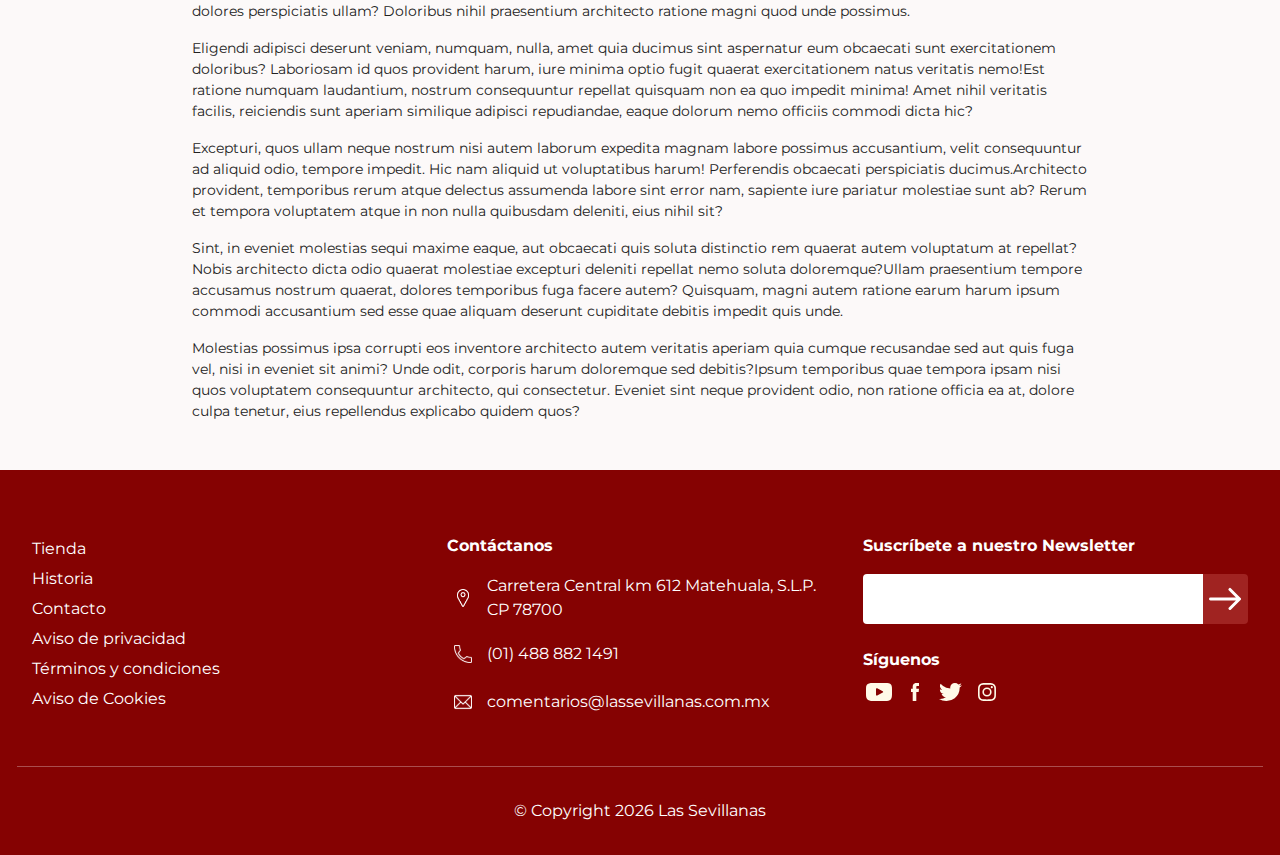
<file: reservacion.html>
<!DOCTYPE html>
<html lang="en">
<head>
    <meta charset="UTF-8">
    <meta name="viewport" content="width=device-width, initial-scale=1.0">
    <link rel="shortcut icon" href="assets/img/icons/favicon.png" type="image/x-icon">
    <title>El Gallo Giro</title>
    <link href="https://fonts.googleapis.com/css2?family=Montserrat:wght@400;500;700&family=Roboto+Slab:wght@500;600&display=swap" rel="stylesheet">
    <link rel="stylesheet" href="assets/css/bootstrap.min.css" integrity="sha384-9aIt2nRpC12Uk9gS9baDl411NQApFmC26EwAOH8WgZl5MYYxFfc+NcPb1dKGj7Sk" crossorigin="anonymous">
    <link rel="stylesheet" href="assets/css/base.css">
    <link rel="stylesheet" href="assets/css/shop.css">
    <link rel="stylesheet" href="assets/css/sections.css">
</head>
<body>

    <header class="header">
        <div class="inner__site">
            <a href="/" class="back__logo">
                <img src="/assets/img/logo__gallo.png" alt="Logo el gallo giro" class="logo__header">
            </a>
            <nav>
                <li><a href="tienda.html" class="item__menu--link">Tienda</a></li>
                <li><a href="recetas.html" class="item__menu--link">Recetas</a></li>
                <li><a href="historia.html" class="item__menu--link">Historia</a></li>
                <li><a href="contacto.html" class="item__menu--link">Contacto</a></li>
                <li class="trigger__cart">

                    <a href="" class="item__menu--link shop__cart ">
                        <span class="total__item__shop">4</span>
                        <span class="icon__gall shop"></span>
                    </a>

                    <div class="ctn__header__cart ">
                        <div class="inner__header__cart">
                            <strong class="title__header__cart">Carrito de compras</strong>
                            <ul class="list__header__cart">
                                <li class="item__header__cart">
                                    <div class="wrap__img">
                                        <img src="assets/img/productos/barbacoa@2x.png" alt="">
                                    </div>
                                    <div class="div__name__price">
                                        <p><strong>Barbacoa</strong> 600g</p>
                                        <p><b>$89.99</b></p>
                                        <div class="wrap__quantity">
                                            <div class="input-group d-flex">
                                                <input type="button" value="-" class="button-minus" data-field="quantity">
                                                <input type="text" step="1" max="" value="1" name="quantity" class="quantity-field">
                                                <input type="button" value="+" class="button-plus" data-field="quantity">
                                            </div>
                                        </div>
                                    </div>
                                    <button class="btn__close__product"></button>
                                </li>
                                <li class="item__header__cart">
                                    <div class="wrap__img">
                                        <img src="assets/img/productos/chilorio@2x.png" alt="">
                                    </div>
                                    <div class="div__name__price">
                                        <p><strong>Chilorio</strong> 600g</p>
                                        <p><b>$89.99</b></p>
                                        <div class="wrap__quantity">
                                            <div class="input-group d-flex">
                                                <input type="button" value="-" class="button-minus" data-field="quantity">
                                                <input type="text" step="1" max="" value="1" name="quantity" class="quantity-field">
                                                <input type="button" value="+" class="button-plus" data-field="quantity">
                                            </div>
                                        </div>
                                    </div>
                                    <button class="btn__close__product"></button>
                                </li>
                                <li class="item__header__cart">
                                    <div class="wrap__img">
                                        <img src="assets/img/productos/pollo__mole@2x.png" alt="">
                                    </div>
                                    <div class="div__name__price">
                                        <p><strong>Pollo con mole</strong> 600g</p>
                                        <p><b>$89.99</b></p>
                                        <div class="wrap__quantity">
                                            <div class="input-group d-flex">
                                                <input type="button" value="-" class="button-minus" data-field="quantity">
                                                <input type="text" step="1" max="" value="1" name="quantity" class="quantity-field">
                                                <input type="button" value="+" class="button-plus" data-field="quantity">
                                            </div>
                                        </div>
                                    </div>
                                    <button class="btn__close__product"></button>
                                </li>
                            </ul>
                        </div>
                        <div class="total__header__cart ">
                            <div class="row mb-2 row d-flex justify-content-between">
                                <b>Total</b> 
                                <b class="total__number__cart">$269.87</b>
                            </div>
                            <div class="row d-flex justify-content-between">
                                <a href="cart.html" class="btn__ga outline__red__btn">Ver carrito</a>
                                <a href="" class="btn__ga red__btn">Pagar</a>
                            </div>

                        </div>
                    </div>
                </li>
            </nav>
            <div class="soc__options">
                <ul>
                    <li><a href=""><span class="icon__gall yt"></span></a></li>
                    <li><a href=""><span class="icon__gall fb"></span></a></li>
                    <li><a href=""><span class="icon__gall tw"></span></a></li>
                    <li><a href=""><span class="icon__gall in"></span></a></li>
                </ul>
            </div>
            <button class="close__menu">
                <svg class="ham hamRotate ham1" viewBox="0 0 100 100" width="80" onclick="this.classList.toggle('active')">
                    <path class="line top" d="m 30,33 h 40 c 0,0 9.044436,-0.654587 9.044436,-8.508902 0,-7.854315 -8.024349,-11.958003 -14.89975,-10.85914 -6.875401,1.098863 -13.637059,4.171617 -13.637059,16.368042 v 40"></path>
                    <path class="line middle" d="m 30,50 h 40"></path>
                    <path class="line bottom" d="m 30,67 h 40 c 12.796276,0 15.357889,-11.717785 15.357889,-26.851538 0,-15.133752 -4.786586,-27.274118 -16.667516,-27.274118 -11.88093,0 -18.499247,6.994427 -18.435284,17.125656 l 0.252538,40"></path>
                </svg>                  
            </button>
        </div>
    </header>

    <div class="ctn__reservacion">
        <div class="header__section">
            <div class="inner__reservacion">
                <h1 class="heading__section color__red mb-3 mb-md-5">Gracias por tu compra</h1>
            </div>
        </div>
        <div class="title__reservacion">
            <div class="inner__reservacion">
                <h3 class="mb-0 py-2 py-md-3 subheading__section">Desglose de tu pedido</h3>
            </div>
        </div>
        <div class="inner__reservacion pt-2 pt-md-5">
            <table class="table table__resume__products mb-5">
                <tbody>
                    <tr>
                        <td scope="row"><b>Pollo con mole</b></td>
                        <td class="text-right">$180.00</td>
                    </tr>
                    <tr>
                        <td scope="row"><b>Caldo tlalpeño</b></td>
                        <td class="text-right">$140.00</td>
                    </tr>
                    <tr>
                        <td scope="row"><b>Deshebrada de pollo</b></td>
                        <td class="text-right">$140.00</td>
                    </tr>
                    <tr class="total bg__light__pink">
                        <td scope="row"><b>Total</b></td>
                        <td class="text-right color__red"><b>$479.74</b></td>
                    </tr>
                    
                    
                </tbody>
            </table>

            <div class="row">
                <div class="col-12 col-md-6 mt-4 mb-3">
                    <h4 class="color__red mb-4">Información de entrega</h4>
                    <p>
                        Entregar a Juan Perez
                        
                    </p>
                    <p>
                        <span class="icon__sev marker__black"></span>
                        Carretera Central km 612 Matehuala, S.L.P. CP 78700
                    </p>
                    <p>
                        <span class="icon__sev tel__black"></span>
                        (01) 488 882 1491
                    </p>
                    <p>
                        <span class="icon__sev mail__black"></span>
                        <a href="mailto:contacto@cliente.com">contacto@cliente.com</a>
                    </p>
                </div>
                <div class="col-12 col-md-6 mt-4 mb-3">
                    <h4 class="color__red mb-4">Método de pago</h4>
                    <div class="row">
                        <div class="col-12">
                            <div class="list__options__cards">
                                <div class="item__card px-3 py-1 d-inline-block mr-3">
                                    <span class="icon__gall large visa"></span>
                                </div>
                                <span>Terminación <b>0523</b></span>
                            </div>
                        </div>
                    </div>
                </div>
            </div>
        </div>
        <div class="title__reservacion mt-4">
            <div class="inner__reservacion">
                <h3 class="mb-0 py-2 py-md-3 subheading__section">Información adicional</h3>
            </div>
        </div>
        <div class="inner__reservacion pt-5 mb-5 aditiona__info">
            <p><span>Lorem ipsum dolor, sit amet consectetur adipisicing elit. Et magnam quod repellat debitis! Qui tempora molestias laboriosam dolore ullam, non ratione sequi iure impedit nam earum natus labore. Iste, iure?</span><span>Officiis exercitationem dolorem debitis officia animi vitae minima ratione error iusto repellendus, quasi placeat nemo est nihil molestias, dolores, fugiat vero voluptatibus reprehenderit suscipit ad aspernatur culpa eaque veritatis. Qui?</span></p>
            <p><span>Ducimus esse expedita maiores incidunt ratione iure temporibus, porro praesentium quisquam, optio animi neque non perspiciatis delectus labore odio fugit excepturi quos corporis sapiente officia cumque? Exercitationem, sit dolores? Quaerat.</span><span>Debitis eaque in voluptate rem exercitationem officiis illo ut accusantium molestias consequuntur eveniet modi dicta facere maiores cumque perferendis minima vero, esse ducimus. Deserunt, quos! Mollitia laudantium error enim in!</span></p>
            <p><span>Labore voluptatibus, magni ullam blanditiis deleniti qui eos! Minus ad doloribus nostrum ab repudiandae ipsum quisquam illo quibusdam aperiam eveniet, eaque, dignissimos tenetur doloremque exercitationem odio quas expedita explicabo! Eligendi?</span><span>Perferendis, est distinctio illo dignissimos quae commodi quo saepe inventore eaque officia quaerat cupiditate hic at temporibus eum assumenda quisquam id a adipisci. Alias minima, atque aut iste eos voluptas.</span></p>
            <p><span>Corporis sint provident voluptatum fuga facilis quam ducimus sunt inventore molestias sit, dolor exercitationem blanditiis, temporibus harum, numquam consequuntur error? Temporibus molestias inventore, ipsum unde voluptates beatae a voluptas sint?</span><span>Facilis, nemo doloribus porro expedita ipsam debitis maxime, necessitatibus exercitationem velit iusto fuga sunt optio praesentium nihil molestiae nostrum provident quia voluptatibus aliquid blanditiis dicta? Iusto soluta nisi ullam officiis.</span></p>
            <p><span>Velit reprehenderit voluptate odio quas eius adipisci ut enim maxime nisi voluptatibus, inventore, beatae illum sed? Voluptas inventore, dicta optio tempore, minima sapiente dolorem doloremque possimus vitae iusto assumenda doloribus!</span><span>Iure, sequi natus eveniet commodi ratione quam voluptatibus aliquid ipsam aut, tempora optio esse rerum nemo veniam dolore adipisci. Architecto maiores explicabo voluptatem? Molestiae, odio! Doloribus porro praesentium tempora optio?</span></p>
            <p><span>Voluptatem, esse? Repellat necessitatibus unde hic architecto officia eum iste, quasi est, tenetur, modi voluptatibus expedita ab inventore quidem culpa. Animi quidem libero nulla distinctio cum quaerat perferendis! Odio, ipsum?</span><span>Voluptatum nihil recusandae officiis provident repudiandae quisquam quia, quam asperiores quas a odio nisi minus fugiat quibusdam, blanditiis dolores perspiciatis ullam? Doloribus nihil praesentium architecto ratione magni quod unde possimus.</span></p>
            <p><span>Eligendi adipisci deserunt veniam, numquam, nulla, amet quia ducimus sint aspernatur eum obcaecati sunt exercitationem doloribus? Laboriosam id quos provident harum, iure minima optio fugit quaerat exercitationem natus veritatis nemo!</span><span>Est ratione numquam laudantium, nostrum consequuntur repellat quisquam non ea quo impedit minima! Amet nihil veritatis facilis, reiciendis sunt aperiam similique adipisci repudiandae, eaque dolorum nemo officiis commodi dicta hic?</span></p>
            <p><span>Excepturi, quos ullam neque nostrum nisi autem laborum expedita magnam labore possimus accusantium, velit consequuntur ad aliquid odio, tempore impedit. Hic nam aliquid ut voluptatibus harum! Perferendis obcaecati perspiciatis ducimus.</span><span>Architecto provident, temporibus rerum atque delectus assumenda labore sint error nam, sapiente iure pariatur molestiae sunt ab? Rerum et tempora voluptatem atque in non nulla quibusdam deleniti, eius nihil sit?</span></p>
            <p><span>Sint, in eveniet molestias sequi maxime eaque, aut obcaecati quis soluta distinctio rem quaerat autem voluptatum at repellat? Nobis architecto dicta odio quaerat molestiae excepturi deleniti repellat nemo soluta doloremque?</span><span>Ullam praesentium tempore accusamus nostrum quaerat, dolores temporibus fuga facere autem? Quisquam, magni autem ratione earum harum ipsum commodi accusantium sed esse quae aliquam deserunt cupiditate debitis impedit quis unde.</span></p>
            <p><span>Molestias possimus ipsa corrupti eos inventore architecto autem veritatis aperiam quia cumque recusandae sed aut quis fuga vel, nisi in eveniet sit animi? Unde odit, corporis harum doloremque sed debitis?</span><span>Ipsum temporibus quae tempora ipsam nisi quos voluptatem consequuntur architecto, qui consectetur. Eveniet sint neque provident odio, non ratione officia ea at, dolore culpa tenetur, eius repellendus explicabo quidem quos?</span></p>
        </div>
    </div>


    <footer>
        <div class="inner__site">
            <div class="row">
                
                <div class="col-12 col-md-4 block__sections">
                    <ul>
                        <li><a href="tienda.html">Tienda</a></li>
                        <li><a href="historia.html">Historia</a></li>
                        <li><a href="contacto.html">Contacto</a></li>
                        <li><a href="privacidad.html">Aviso de privacidad</a></li>
                        <li><a href="terminos-condiciones.html">Términos y condiciones</a></li>
                        <li><a href="privacidad.html">Aviso de Cookies</a></li>
                    </ul>
                </div>
                <div class="col-12 col-md-4 block__direction">
                    <p><strong>Contáctanos</strong></p>
                    <p>
                        <span class="icon__gall marker"></span>
                        Carretera Central km 612 Matehuala, S.L.P. CP 78700
                    </p>
                    <p>
                        <span class="icon__gall tel"></span>
                        (01) 488 882 1491
                    </p>
                    <p>
                        <span class="icon__gall mail"></span>
                        <a class="text-break word-wrap" href="mailto:comentarios@lassevillanas.com.mx">comentarios@lassevillanas.com.mx</a>
                    </p>
                </div>
                <div class="col-12 col-md-4">
                    <div class="ctn__form__news">
                        <p><strong>Suscríbete a nuestro Newsletter</strong></p>
                        <form action="" method="POST" id="form__newsletter">
                            <input type="text" name="mail__newsletter">
                            <button type="button" class="send__news"></button>
                        </form>
                    </div>
                    <ul class="ctn__foot__social">
                        <p><strong>Síguenos</strong></p>
                        <li><a href=""><span class="icon__gall yt"></span></a></li>
                        <li><a href=""><span class="icon__gall fb"></span></a></li>
                        <li><a href=""><span class="icon__gall tw"></span></a></li>
                        <li><a href=""><span class="icon__gall in"></span></a></li>
                    </ul>
                </div>
            </div>
            <div class="row">
                <div class="col-12 text-center ctn__copy">
                    <p>© Copyright <script>document.write(new Date().getFullYear())</script> Las Sevillanas</p>
                </div>
            </div>
        </div>
    </footer>


    <script src="https://ajax.googleapis.com/ajax/libs/jquery/2.2.4/jquery.min.js"></script>
    <script src="assets/js/jquery.bxslider.min.js"> </script>
    <script src="assets/js/base.js"> </script>
    
</body>
</html>
</file>
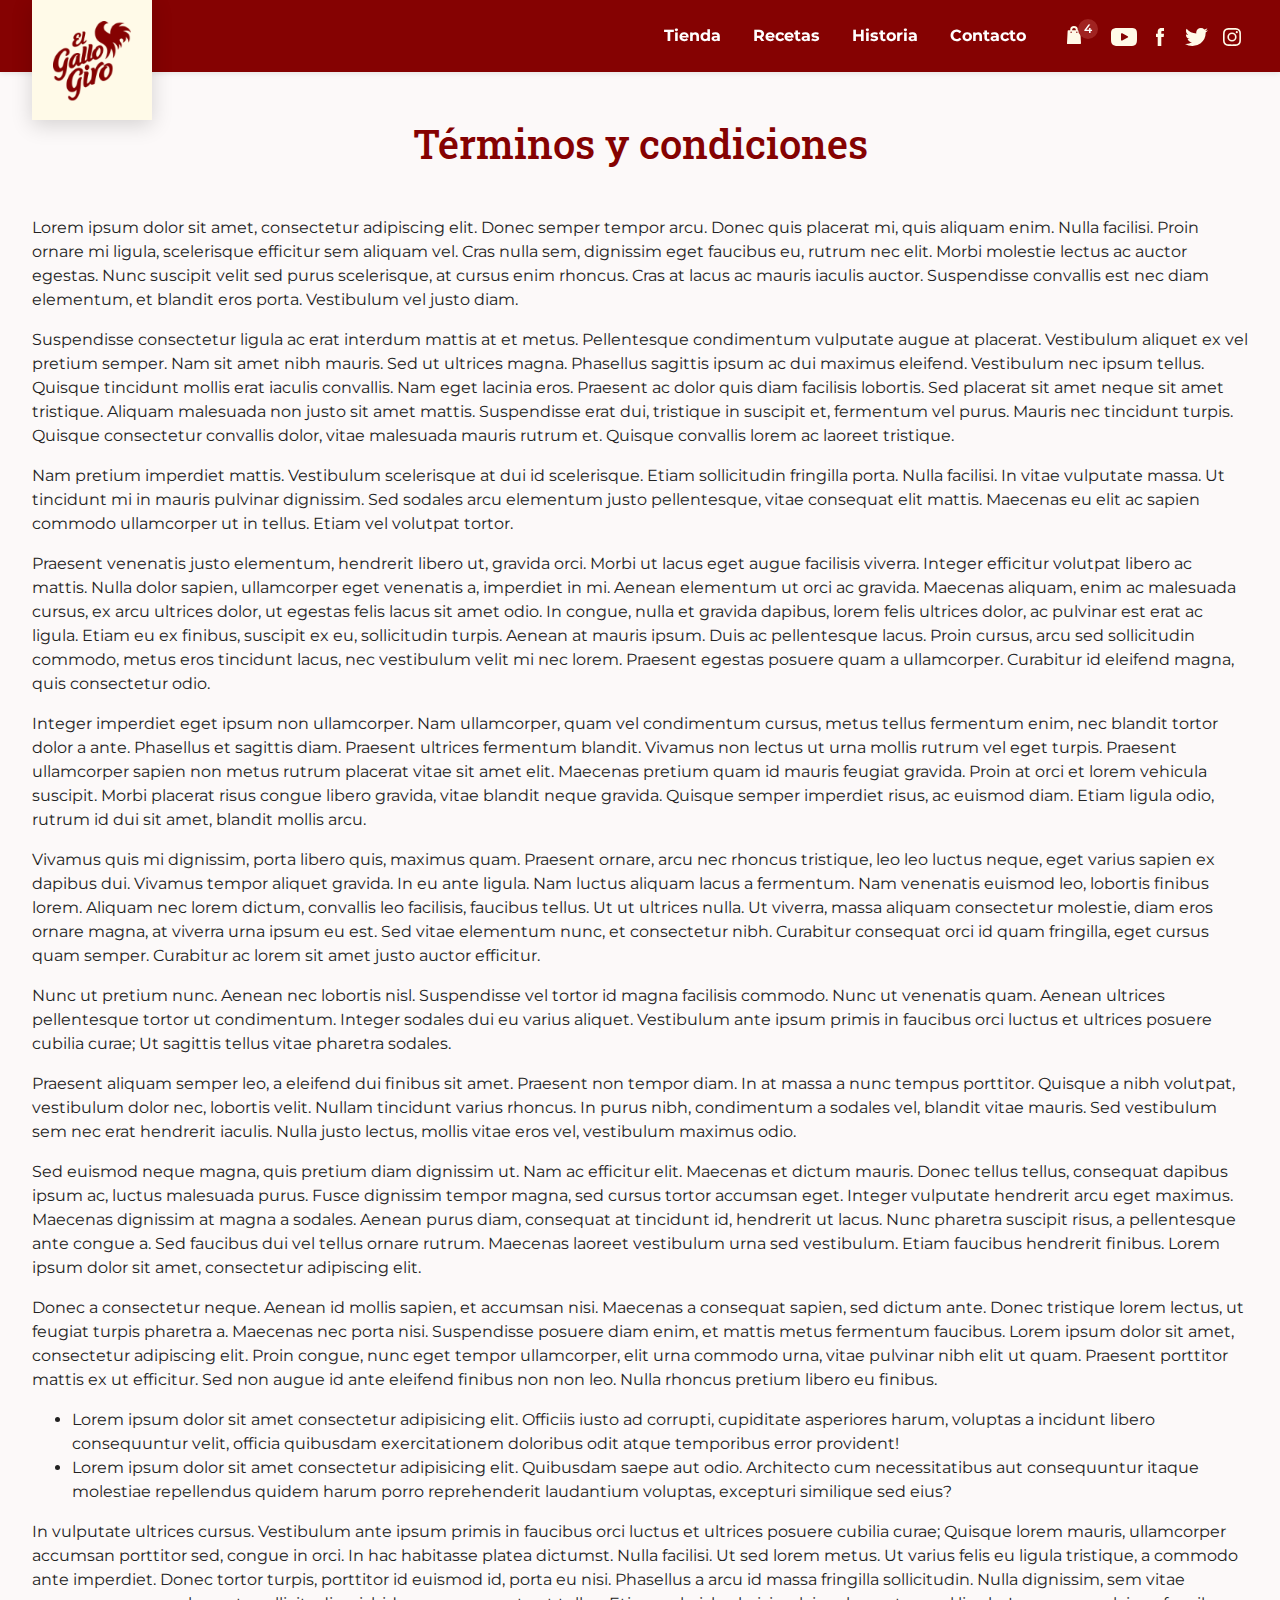
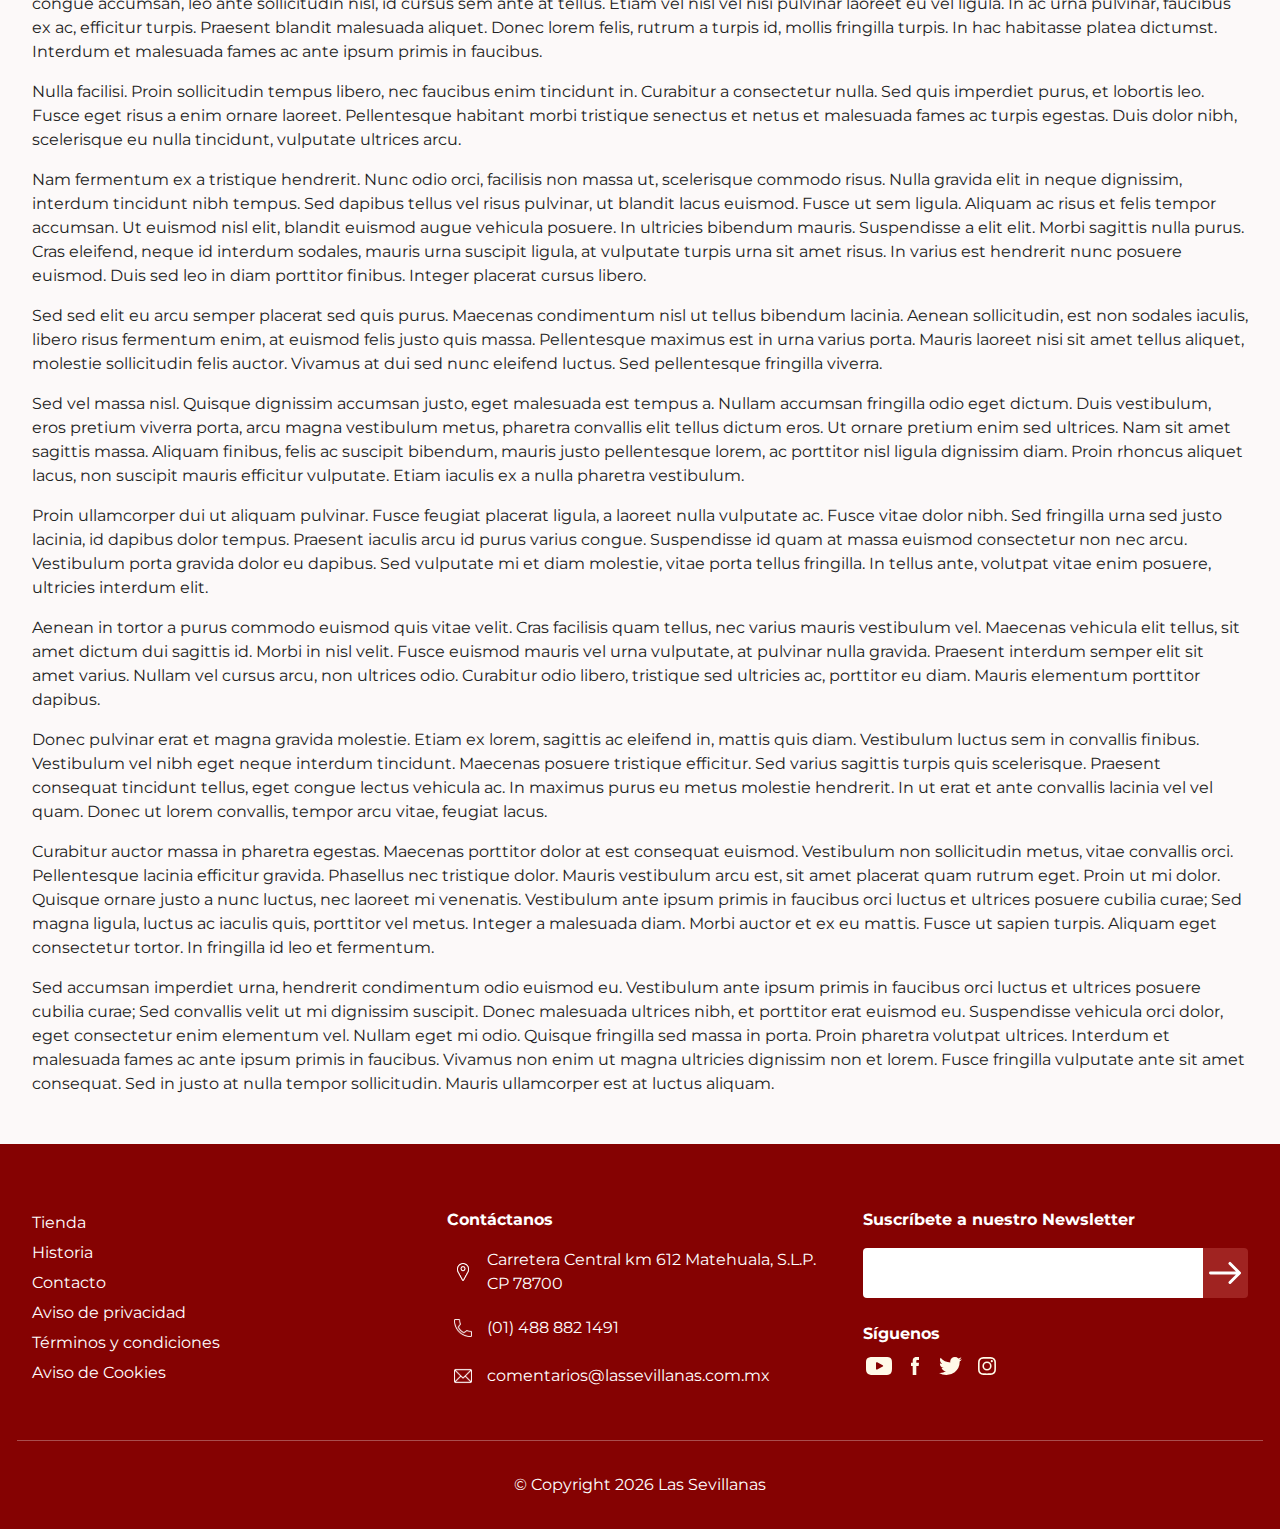
<file: terminos-condiciones.html>
<!DOCTYPE html>
<html lang="en">
<head>
    <meta charset="UTF-8">
    <meta name="viewport" content="width=device-width, initial-scale=1.0">
    <link rel="shortcut icon" href="assets/img/icons/favicon.png" type="image/x-icon">
    <title>El Gallo Giro</title>
    <link href="https://fonts.googleapis.com/css2?family=Montserrat:wght@400;500;700&family=Roboto+Slab:wght@500;600&display=swap" rel="stylesheet">
    <link rel="stylesheet" href="assets/css/bootstrap.min.css" integrity="sha384-9aIt2nRpC12Uk9gS9baDl411NQApFmC26EwAOH8WgZl5MYYxFfc+NcPb1dKGj7Sk" crossorigin="anonymous">
    <link rel="stylesheet" href="assets/css/magnific-popup.css">
    <link rel="stylesheet" href="assets/css/base.css">
    <link rel="stylesheet" href="assets/css/sections.css">
</head>
<body>

    <header class="header">
        <div class="inner__site">
            <a href="/" class="back__logo">
                <img src="/assets/img/logo__gallo.png" alt="Logo el gallo giro" class="logo__header">
            </a>
            <nav>
                <li><a href="tienda.html" class="item__menu--link">Tienda</a></li>
                <li><a href="recetas.html" class="item__menu--link">Recetas</a></li>
                <li><a href="historia.html" class="item__menu--link">Historia</a></li>
                <li><a href="contacto.html" class="item__menu--link">Contacto</a></li>
                <li class="trigger__cart">

                    <a href="" class="item__menu--link shop__cart ">
                        <span class="total__item__shop">4</span>
                        <span class="icon__gall shop"></span>
                    </a>

                    <div class="ctn__header__cart ">
                        <div class="inner__header__cart">
                            <strong class="title__header__cart">Carrito de compras</strong>
                            <ul class="list__header__cart">
                                <li class="item__header__cart">
                                    <div class="wrap__img">
                                        <img src="assets/img/productos/barbacoa@2x.png" alt="">
                                    </div>
                                    <div class="div__name__price">
                                        <p><strong>Barbacoa</strong> 600g</p>
                                        <p><b>$89.99</b></p>
                                        <div class="wrap__quantity">
                                            <div class="input-group d-flex">
                                                <input type="button" value="-" class="button-minus" data-field="quantity">
                                                <input type="text" step="1" max="" value="1" name="quantity" class="quantity-field">
                                                <input type="button" value="+" class="button-plus" data-field="quantity">
                                            </div>
                                        </div>
                                    </div>
                                    <button class="btn__close__product"></button>
                                </li>
                                <li class="item__header__cart">
                                    <div class="wrap__img">
                                        <img src="assets/img/productos/chilorio@2x.png" alt="">
                                    </div>
                                    <div class="div__name__price">
                                        <p><strong>Chilorio</strong> 600g</p>
                                        <p><b>$89.99</b></p>
                                        <div class="wrap__quantity">
                                            <div class="input-group d-flex">
                                                <input type="button" value="-" class="button-minus" data-field="quantity">
                                                <input type="text" step="1" max="" value="1" name="quantity" class="quantity-field">
                                                <input type="button" value="+" class="button-plus" data-field="quantity">
                                            </div>
                                        </div>
                                    </div>
                                    <button class="btn__close__product"></button>
                                </li>
                                <li class="item__header__cart">
                                    <div class="wrap__img">
                                        <img src="assets/img/productos/pollo__mole@2x.png" alt="">
                                    </div>
                                    <div class="div__name__price">
                                        <p><strong>Pollo con mole</strong> 600g</p>
                                        <p><b>$89.99</b></p>
                                        <div class="wrap__quantity">
                                            <div class="input-group d-flex">
                                                <input type="button" value="-" class="button-minus" data-field="quantity">
                                                <input type="text" step="1" max="" value="1" name="quantity" class="quantity-field">
                                                <input type="button" value="+" class="button-plus" data-field="quantity">
                                            </div>
                                        </div>
                                    </div>
                                    <button class="btn__close__product"></button>
                                </li>
                            </ul>
                        </div>
                        <div class="total__header__cart ">
                            <div class="row mb-2 row d-flex justify-content-between">
                                <b>Total</b> 
                                <b class="total__number__cart">$269.87</b>
                            </div>
                            <div class="row d-flex justify-content-between">
                                <a href="cart.html" class="btn__ga outline__red__btn">Ver carrito</a>
                                <a href="" class="btn__ga red__btn">Pagar</a>
                            </div>

                        </div>
                    </div>
                </li>
            </nav>
            <div class="soc__options">
                <ul>
                    <li><a href=""><span class="icon__gall yt"></span></a></li>
                    <li><a href=""><span class="icon__gall fb"></span></a></li>
                    <li><a href=""><span class="icon__gall tw"></span></a></li>
                    <li><a href=""><span class="icon__gall in"></span></a></li>
                </ul>
            </div>
            <button class="close__menu">
                <svg class="ham hamRotate ham1" viewBox="0 0 100 100" width="80" onclick="this.classList.toggle('active')">
                    <path class="line top" d="m 30,33 h 40 c 0,0 9.044436,-0.654587 9.044436,-8.508902 0,-7.854315 -8.024349,-11.958003 -14.89975,-10.85914 -6.875401,1.098863 -13.637059,4.171617 -13.637059,16.368042 v 40"></path>
                    <path class="line middle" d="m 30,50 h 40"></path>
                    <path class="line bottom" d="m 30,67 h 40 c 12.796276,0 15.357889,-11.717785 15.357889,-26.851538 0,-15.133752 -4.786586,-27.274118 -16.667516,-27.274118 -11.88093,0 -18.499247,6.994427 -18.435284,17.125656 l 0.252538,40"></path>
                </svg>                  
            </button>
        </div>
    </header>

    <div class="content__text mb-5">
        <div class="inner__site">
            <h5 class="text-center heading__section mt-5 color__red mb-5">Términos y condiciones </h5>
            <p>
                Lorem ipsum dolor sit amet, consectetur adipiscing elit. Donec semper tempor arcu. Donec quis placerat mi, quis aliquam enim. Nulla facilisi. Proin ornare mi ligula, scelerisque efficitur sem aliquam vel. Cras nulla sem, dignissim eget faucibus eu, rutrum nec elit. Morbi molestie lectus ac auctor egestas. Nunc suscipit velit sed purus scelerisque, at cursus enim rhoncus. Cras at lacus ac mauris iaculis auctor. Suspendisse convallis est nec diam elementum, et blandit eros porta. Vestibulum vel justo diam.
                </p>
                <p>
                Suspendisse consectetur ligula ac erat interdum mattis at et metus. Pellentesque condimentum vulputate augue at placerat. Vestibulum aliquet ex vel pretium semper. Nam sit amet nibh mauris. Sed ut ultrices magna. Phasellus sagittis ipsum ac dui maximus eleifend. Vestibulum nec ipsum tellus. Quisque tincidunt mollis erat iaculis convallis. Nam eget lacinia eros. Praesent ac dolor quis diam facilisis lobortis. Sed placerat sit amet neque sit amet tristique. Aliquam malesuada non justo sit amet mattis. Suspendisse erat dui, tristique in suscipit et, fermentum vel purus. Mauris nec tincidunt turpis. Quisque consectetur convallis dolor, vitae malesuada mauris rutrum et. Quisque convallis lorem ac laoreet tristique.
                </p>
                <p>
                Nam pretium imperdiet mattis. Vestibulum scelerisque at dui id scelerisque. Etiam sollicitudin fringilla porta. Nulla facilisi. In vitae vulputate massa. Ut tincidunt mi in mauris pulvinar dignissim. Sed sodales arcu elementum justo pellentesque, vitae consequat elit mattis. Maecenas eu elit ac sapien commodo ullamcorper ut in tellus. Etiam vel volutpat tortor.
                </p>
                <p>
                Praesent venenatis justo elementum, hendrerit libero ut, gravida orci. Morbi ut lacus eget augue facilisis viverra. Integer efficitur volutpat libero ac mattis. Nulla dolor sapien, ullamcorper eget venenatis a, imperdiet in mi. Aenean elementum ut orci ac gravida. Maecenas aliquam, enim ac malesuada cursus, ex arcu ultrices dolor, ut egestas felis lacus sit amet odio. In congue, nulla et gravida dapibus, lorem felis ultrices dolor, ac pulvinar est erat ac ligula. Etiam eu ex finibus, suscipit ex eu, sollicitudin turpis. Aenean at mauris ipsum. Duis ac pellentesque lacus. Proin cursus, arcu sed sollicitudin commodo, metus eros tincidunt lacus, nec vestibulum velit mi nec lorem. Praesent egestas posuere quam a ullamcorper. Curabitur id eleifend magna, quis consectetur odio.
                </p>
                <p>
                Integer imperdiet eget ipsum non ullamcorper. Nam ullamcorper, quam vel condimentum cursus, metus tellus fermentum enim, nec blandit tortor dolor a ante. Phasellus et sagittis diam. Praesent ultrices fermentum blandit. Vivamus non lectus ut urna mollis rutrum vel eget turpis. Praesent ullamcorper sapien non metus rutrum placerat vitae sit amet elit. Maecenas pretium quam id mauris feugiat gravida. Proin at orci et lorem vehicula suscipit. Morbi placerat risus congue libero gravida, vitae blandit neque gravida. Quisque semper imperdiet risus, ac euismod diam. Etiam ligula odio, rutrum id dui sit amet, blandit mollis arcu.
                </p>
                <p>
                Vivamus quis mi dignissim, porta libero quis, maximus quam. Praesent ornare, arcu nec rhoncus tristique, leo leo luctus neque, eget varius sapien ex dapibus dui. Vivamus tempor aliquet gravida. In eu ante ligula. Nam luctus aliquam lacus a fermentum. Nam venenatis euismod leo, lobortis finibus lorem. Aliquam nec lorem dictum, convallis leo facilisis, faucibus tellus. Ut ut ultrices nulla. Ut viverra, massa aliquam consectetur molestie, diam eros ornare magna, at viverra urna ipsum eu est. Sed vitae elementum nunc, et consectetur nibh. Curabitur consequat orci id quam fringilla, eget cursus quam semper. Curabitur ac lorem sit amet justo auctor efficitur.
                </p>
                <p>
                Nunc ut pretium nunc. Aenean nec lobortis nisl. Suspendisse vel tortor id magna facilisis commodo. Nunc ut venenatis quam. Aenean ultrices pellentesque tortor ut condimentum. Integer sodales dui eu varius aliquet. Vestibulum ante ipsum primis in faucibus orci luctus et ultrices posuere cubilia curae; Ut sagittis tellus vitae pharetra sodales.
                </p>
                <p>
                Praesent aliquam semper leo, a eleifend dui finibus sit amet. Praesent non tempor diam. In at massa a nunc tempus porttitor. Quisque a nibh volutpat, vestibulum dolor nec, lobortis velit. Nullam tincidunt varius rhoncus. In purus nibh, condimentum a sodales vel, blandit vitae mauris. Sed vestibulum sem nec erat hendrerit iaculis. Nulla justo lectus, mollis vitae eros vel, vestibulum maximus odio.
                </p>
                <p>
                Sed euismod neque magna, quis pretium diam dignissim ut. Nam ac efficitur elit. Maecenas et dictum mauris. Donec tellus tellus, consequat dapibus ipsum ac, luctus malesuada purus. Fusce dignissim tempor magna, sed cursus tortor accumsan eget. Integer vulputate hendrerit arcu eget maximus. Maecenas dignissim at magna a sodales. Aenean purus diam, consequat at tincidunt id, hendrerit ut lacus. Nunc pharetra suscipit risus, a pellentesque ante congue a. Sed faucibus dui vel tellus ornare rutrum. Maecenas laoreet vestibulum urna sed vestibulum. Etiam faucibus hendrerit finibus. Lorem ipsum dolor sit amet, consectetur adipiscing elit.
                </p>
                <p>
                Donec a consectetur neque. Aenean id mollis sapien, et accumsan nisi. Maecenas a consequat sapien, sed dictum ante. Donec tristique lorem lectus, ut feugiat turpis pharetra a. Maecenas nec porta nisi. Suspendisse posuere diam enim, et mattis metus fermentum faucibus. Lorem ipsum dolor sit amet, consectetur adipiscing elit. Proin congue, nunc eget tempor ullamcorper, elit urna commodo urna, vitae pulvinar nibh elit ut quam. Praesent porttitor mattis ex ut efficitur. Sed non augue id ante eleifend finibus non non leo. Nulla rhoncus pretium libero eu finibus.
                </p>
                <ul>
                    <li>Lorem ipsum dolor sit amet consectetur adipisicing elit. Officiis iusto ad corrupti, cupiditate asperiores harum, voluptas a incidunt libero consequuntur velit, officia quibusdam exercitationem doloribus odit atque temporibus error provident!</li>
                    <li>Lorem ipsum dolor sit amet consectetur adipisicing elit. Quibusdam saepe aut odio. Architecto cum necessitatibus aut consequuntur itaque molestiae repellendus quidem harum porro reprehenderit laudantium voluptas, excepturi similique sed eius?</li>
                </ul>
                <p>
                In vulputate ultrices cursus. Vestibulum ante ipsum primis in faucibus orci luctus et ultrices posuere cubilia curae; Quisque lorem mauris, ullamcorper accumsan porttitor sed, congue in orci. In hac habitasse platea dictumst. Nulla facilisi. Ut sed lorem metus. Ut varius felis eu ligula tristique, a commodo ante imperdiet. Donec tortor turpis, porttitor id euismod id, porta eu nisi. Phasellus a arcu id massa fringilla sollicitudin. Nulla dignissim, sem vitae congue accumsan, leo ante sollicitudin nisl, id cursus sem ante at tellus. Etiam vel nisl vel nisi pulvinar laoreet eu vel ligula. In ac urna pulvinar, faucibus ex ac, efficitur turpis. Praesent blandit malesuada aliquet. Donec lorem felis, rutrum a turpis id, mollis fringilla turpis. In hac habitasse platea dictumst. Interdum et malesuada fames ac ante ipsum primis in faucibus.
                </p>
                <p>
                Nulla facilisi. Proin sollicitudin tempus libero, nec faucibus enim tincidunt in. Curabitur a consectetur nulla. Sed quis imperdiet purus, et lobortis leo. Fusce eget risus a enim ornare laoreet. Pellentesque habitant morbi tristique senectus et netus et malesuada fames ac turpis egestas. Duis dolor nibh, scelerisque eu nulla tincidunt, vulputate ultrices arcu.
                </p>
                <p>
                Nam fermentum ex a tristique hendrerit. Nunc odio orci, facilisis non massa ut, scelerisque commodo risus. Nulla gravida elit in neque dignissim, interdum tincidunt nibh tempus. Sed dapibus tellus vel risus pulvinar, ut blandit lacus euismod. Fusce ut sem ligula. Aliquam ac risus et felis tempor accumsan. Ut euismod nisl elit, blandit euismod augue vehicula posuere. In ultricies bibendum mauris. Suspendisse a elit elit. Morbi sagittis nulla purus. Cras eleifend, neque id interdum sodales, mauris urna suscipit ligula, at vulputate turpis urna sit amet risus. In varius est hendrerit nunc posuere euismod. Duis sed leo in diam porttitor finibus. Integer placerat cursus libero.
                </p>
                <p>
                Sed sed elit eu arcu semper placerat sed quis purus. Maecenas condimentum nisl ut tellus bibendum lacinia. Aenean sollicitudin, est non sodales iaculis, libero risus fermentum enim, at euismod felis justo quis massa. Pellentesque maximus est in urna varius porta. Mauris laoreet nisi sit amet tellus aliquet, molestie sollicitudin felis auctor. Vivamus at dui sed nunc eleifend luctus. Sed pellentesque fringilla viverra.
                </p>
                <p>
                Sed vel massa nisl. Quisque dignissim accumsan justo, eget malesuada est tempus a. Nullam accumsan fringilla odio eget dictum. Duis vestibulum, eros pretium viverra porta, arcu magna vestibulum metus, pharetra convallis elit tellus dictum eros. Ut ornare pretium enim sed ultrices. Nam sit amet sagittis massa. Aliquam finibus, felis ac suscipit bibendum, mauris justo pellentesque lorem, ac porttitor nisl ligula dignissim diam. Proin rhoncus aliquet lacus, non suscipit mauris efficitur vulputate. Etiam iaculis ex a nulla pharetra vestibulum.
                </p>
                <p>
                Proin ullamcorper dui ut aliquam pulvinar. Fusce feugiat placerat ligula, a laoreet nulla vulputate ac. Fusce vitae dolor nibh. Sed fringilla urna sed justo lacinia, id dapibus dolor tempus. Praesent iaculis arcu id purus varius congue. Suspendisse id quam at massa euismod consectetur non nec arcu. Vestibulum porta gravida dolor eu dapibus. Sed vulputate mi et diam molestie, vitae porta tellus fringilla. In tellus ante, volutpat vitae enim posuere, ultricies interdum elit.
                </p>
                <p>
                Aenean in tortor a purus commodo euismod quis vitae velit. Cras facilisis quam tellus, nec varius mauris vestibulum vel. Maecenas vehicula elit tellus, sit amet dictum dui sagittis id. Morbi in nisl velit. Fusce euismod mauris vel urna vulputate, at pulvinar nulla gravida. Praesent interdum semper elit sit amet varius. Nullam vel cursus arcu, non ultrices odio. Curabitur odio libero, tristique sed ultricies ac, porttitor eu diam. Mauris elementum porttitor dapibus.
                </p>
                <p>
                Donec pulvinar erat et magna gravida molestie. Etiam ex lorem, sagittis ac eleifend in, mattis quis diam. Vestibulum luctus sem in convallis finibus. Vestibulum vel nibh eget neque interdum tincidunt. Maecenas posuere tristique efficitur. Sed varius sagittis turpis quis scelerisque. Praesent consequat tincidunt tellus, eget congue lectus vehicula ac. In maximus purus eu metus molestie hendrerit. In ut erat et ante convallis lacinia vel vel quam. Donec ut lorem convallis, tempor arcu vitae, feugiat lacus.
                </p>
                <p>
                Curabitur auctor massa in pharetra egestas. Maecenas porttitor dolor at est consequat euismod. Vestibulum non sollicitudin metus, vitae convallis orci. Pellentesque lacinia efficitur gravida. Phasellus nec tristique dolor. Mauris vestibulum arcu est, sit amet placerat quam rutrum eget. Proin ut mi dolor. Quisque ornare justo a nunc luctus, nec laoreet mi venenatis. Vestibulum ante ipsum primis in faucibus orci luctus et ultrices posuere cubilia curae; Sed magna ligula, luctus ac iaculis quis, porttitor vel metus. Integer a malesuada diam. Morbi auctor et ex eu mattis. Fusce ut sapien turpis. Aliquam eget consectetur tortor. In fringilla id leo et fermentum.
                </p>
                <p>
                Sed accumsan imperdiet urna, hendrerit condimentum odio euismod eu. Vestibulum ante ipsum primis in faucibus orci luctus et ultrices posuere cubilia curae; Sed convallis velit ut mi dignissim suscipit. Donec malesuada ultrices nibh, et porttitor erat euismod eu. Suspendisse vehicula orci dolor, eget consectetur enim elementum vel. Nullam eget mi odio. Quisque fringilla sed massa in porta. Proin pharetra volutpat ultrices. Interdum et malesuada fames ac ante ipsum primis in faucibus. Vivamus non enim ut magna ultricies dignissim non et lorem. Fusce fringilla vulputate ante sit amet consequat. Sed in justo at nulla tempor sollicitudin. Mauris ullamcorper est at luctus aliquam.
                </p>
        
        </div>
    </div>


    <footer>
        <div class="inner__site">
            <div class="row">
                
                <div class="col-12 col-md-4 block__sections">
                    <ul>
                        <li><a href="tienda.html">Tienda</a></li>
                        <li><a href="historia.html">Historia</a></li>
                        <li><a href="contacto.html">Contacto</a></li>
                        <li><a href="privacidad.html">Aviso de privacidad</a></li>
                        <li><a href="terminos-condiciones.html">Términos y condiciones</a></li>
                        <li><a href="privacidad.html">Aviso de Cookies</a></li>
                    </ul>
                </div>
                <div class="col-12 col-md-4 block__direction">
                    <p><strong>Contáctanos</strong></p>
                    <p>
                        <span class="icon__gall marker"></span>
                        Carretera Central km 612 Matehuala, S.L.P. CP 78700
                    </p>
                    <p>
                        <span class="icon__gall tel"></span>
                        (01) 488 882 1491
                    </p>
                    <p>
                        <span class="icon__gall mail"></span>
                        <a class="text-break word-wrap" href="mailto:comentarios@lassevillanas.com.mx">comentarios@lassevillanas.com.mx</a>
                    </p>
                </div>
                <div class="col-12 col-md-4">
                    <div class="ctn__form__news">
                        <p><strong>Suscríbete a nuestro Newsletter</strong></p>
                        <form action="" method="POST" id="form__newsletter">
                            <input type="text" name="mail__newsletter">
                            <button type="button" class="send__news"></button>
                        </form>
                    </div>
                    <ul class="ctn__foot__social">
                        <p><strong>Síguenos</strong></p>
                        <li><a href=""><span class="icon__gall yt"></span></a></li>
                        <li><a href=""><span class="icon__gall fb"></span></a></li>
                        <li><a href=""><span class="icon__gall tw"></span></a></li>
                        <li><a href=""><span class="icon__gall in"></span></a></li>
                    </ul>
                </div>
            </div>
            <div class="row">
                <div class="col-12 text-center ctn__copy">
                    <p>© Copyright <script>document.write(new Date().getFullYear())</script> Las Sevillanas</p>
                </div>
            </div>
        </div>
    </footer>


    <script src="https://ajax.googleapis.com/ajax/libs/jquery/2.2.4/jquery.min.js"></script>
    <script src="assets/js/jquery.barrating.min.js"> </script>
    <script src="assets/js/jquery.magnific-popup.min.js"> </script>
    <script src="assets/js/base.js"> </script>
    
</body>
</html>
</file>
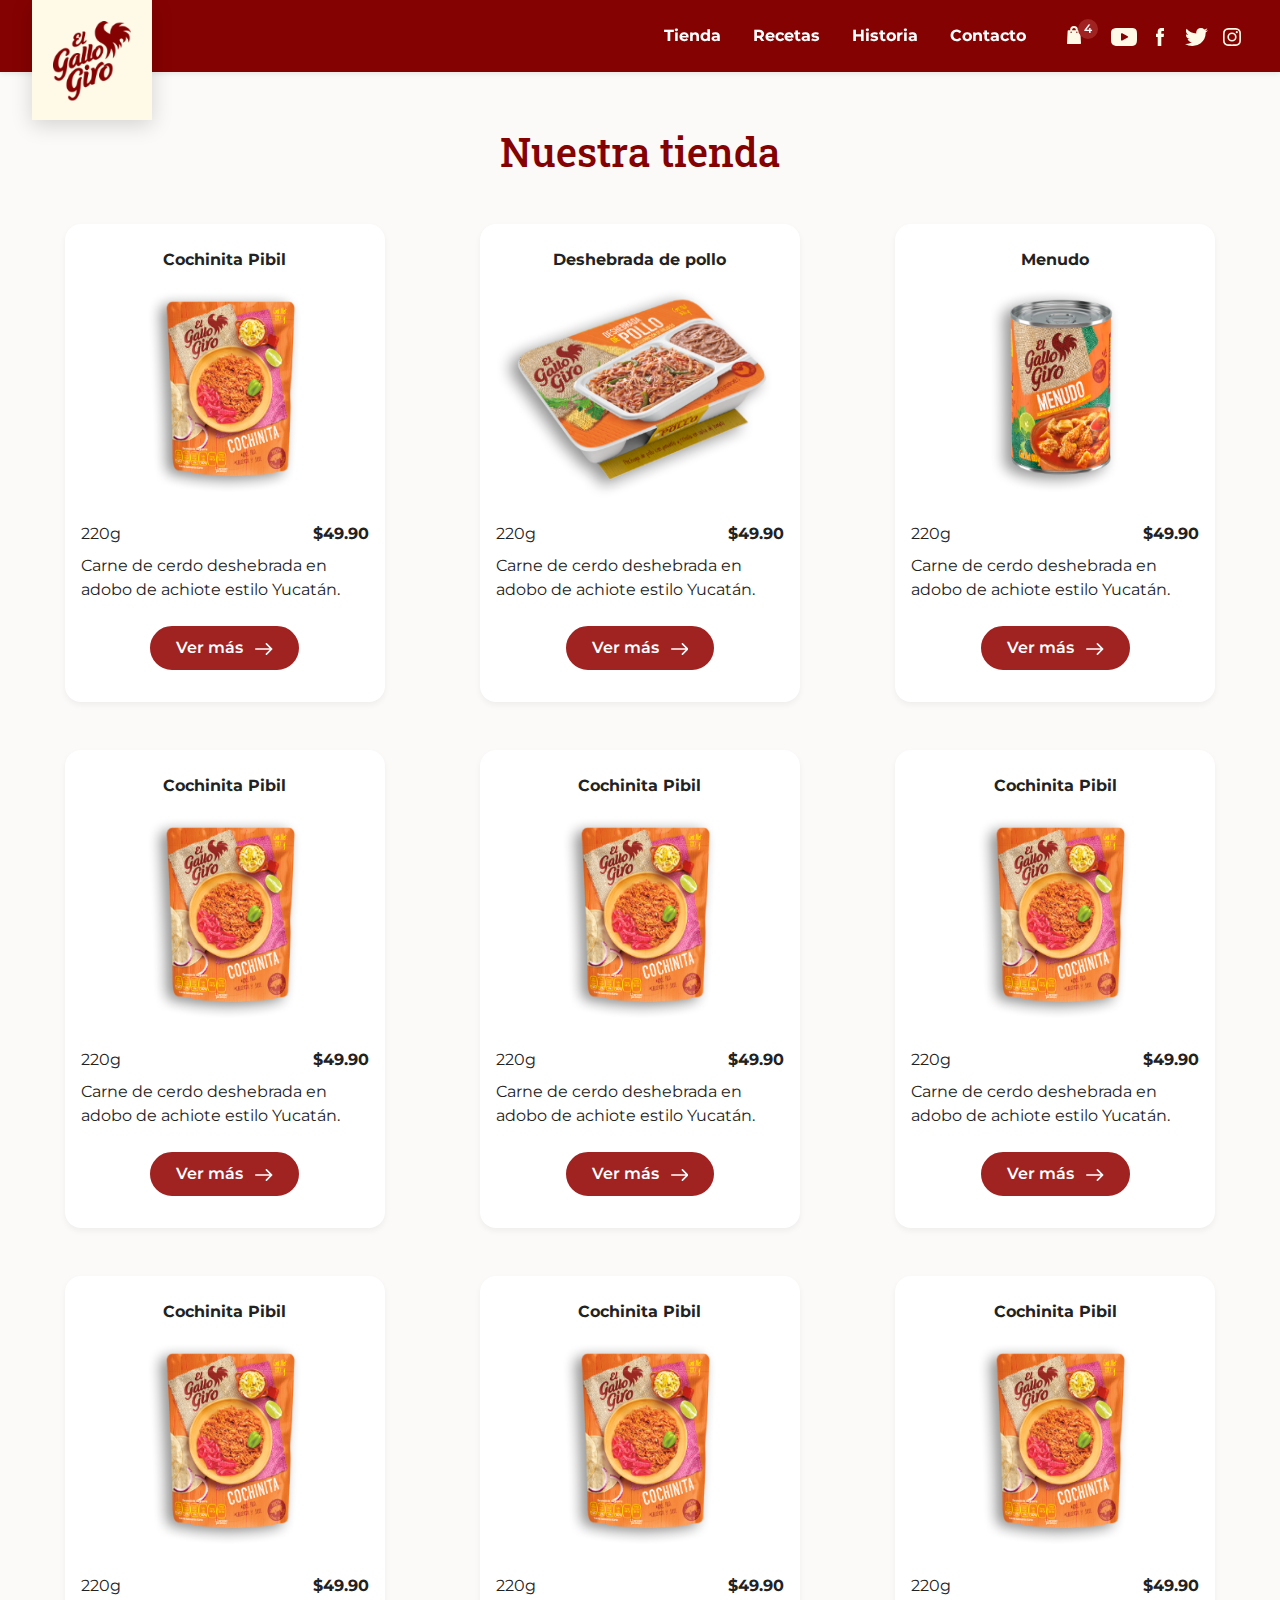
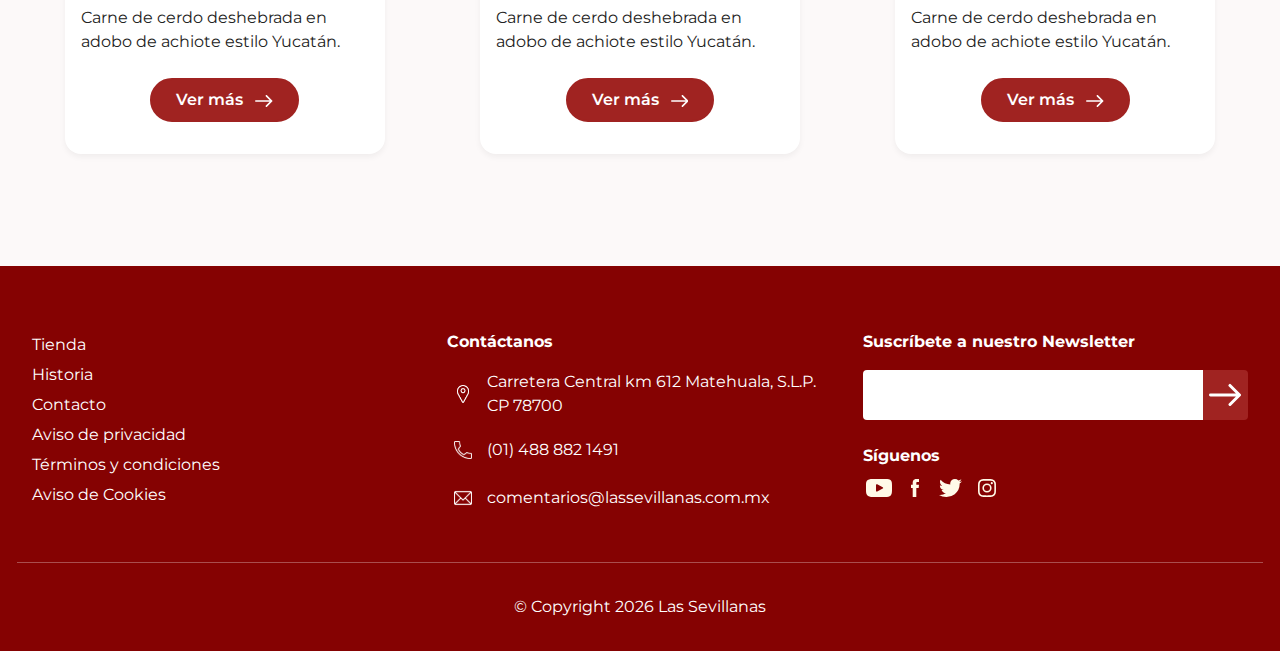
<file: tienda.html>
<!DOCTYPE html>
<html lang="en">
<head>
    <meta charset="UTF-8">
    <meta name="viewport" content="width=device-width, initial-scale=1.0">
    <link rel="shortcut icon" href="assets/img/icons/favicon.png" type="image/x-icon">
    <title>El Gallo Giro</title>
    <link href="https://fonts.googleapis.com/css2?family=Montserrat:wght@400;500;700&family=Roboto+Slab:wght@500;600&display=swap" rel="stylesheet">
    <link rel="stylesheet" href="assets/css/bootstrap.min.css" integrity="sha384-9aIt2nRpC12Uk9gS9baDl411NQApFmC26EwAOH8WgZl5MYYxFfc+NcPb1dKGj7Sk" crossorigin="anonymous">
    <link rel="stylesheet" href="assets/css/jquery.bxslider.min.css">
    <link rel="stylesheet" href="assets/css/base.css">
    <link rel="stylesheet" href="assets/css/sections.css">
</head>
<body>

    <header class="header">
        <div class="inner__site">
            <a href="/" class="back__logo">
                <img src="/assets/img/logo__gallo.png" alt="Logo el gallo giro" class="logo__header">
            </a>
            <nav>
                <li><a href="tienda.html" class="item__menu--link">Tienda</a></li>
                <li><a href="recetas.html" class="item__menu--link">Recetas</a></li>
                <li><a href="historia.html" class="item__menu--link">Historia</a></li>
                <li><a href="contacto.html" class="item__menu--link">Contacto</a></li>
                <li class="trigger__cart">

                    <a href="" class="item__menu--link shop__cart ">
                        <span class="total__item__shop">4</span>
                        <span class="icon__gall shop"></span>
                    </a>

                    <div class="ctn__header__cart ">
                        <div class="inner__header__cart">
                            <strong class="title__header__cart">Carrito de compras</strong>
                            <ul class="list__header__cart">
                                <li class="item__header__cart">
                                    <div class="wrap__img">
                                        <img src="assets/img/productos/barbacoa@2x.png" alt="">
                                    </div>
                                    <div class="div__name__price">
                                        <p><strong>Barbacoa</strong> 600g</p>
                                        <p><b>$89.99</b></p>
                                        <div class="wrap__quantity">
                                            <div class="input-group d-flex">
                                                <input type="button" value="-" class="button-minus" data-field="quantity">
                                                <input type="text" step="1" max="" value="1" name="quantity" class="quantity-field">
                                                <input type="button" value="+" class="button-plus" data-field="quantity">
                                            </div>
                                        </div>
                                    </div>
                                    <button class="btn__close__product"></button>
                                </li>
                                <li class="item__header__cart">
                                    <div class="wrap__img">
                                        <img src="assets/img/productos/chilorio@2x.png" alt="">
                                    </div>
                                    <div class="div__name__price">
                                        <p><strong>Chilorio</strong> 600g</p>
                                        <p><b>$89.99</b></p>
                                        <div class="wrap__quantity">
                                            <div class="input-group d-flex">
                                                <input type="button" value="-" class="button-minus" data-field="quantity">
                                                <input type="text" step="1" max="" value="1" name="quantity" class="quantity-field">
                                                <input type="button" value="+" class="button-plus" data-field="quantity">
                                            </div>
                                        </div>
                                    </div>
                                    <button class="btn__close__product"></button>
                                </li>
                                <li class="item__header__cart">
                                    <div class="wrap__img">
                                        <img src="assets/img/productos/pollo__mole@2x.png" alt="">
                                    </div>
                                    <div class="div__name__price">
                                        <p><strong>Pollo con mole</strong> 600g</p>
                                        <p><b>$89.99</b></p>
                                        <div class="wrap__quantity">
                                            <div class="input-group d-flex">
                                                <input type="button" value="-" class="button-minus" data-field="quantity">
                                                <input type="text" step="1" max="" value="1" name="quantity" class="quantity-field">
                                                <input type="button" value="+" class="button-plus" data-field="quantity">
                                            </div>
                                        </div>
                                    </div>
                                    <button class="btn__close__product"></button>
                                </li>
                            </ul>
                        </div>
                        <div class="total__header__cart ">
                            <div class="row mb-2 row d-flex justify-content-between">
                                <b>Total</b> 
                                <b class="total__number__cart">$269.87</b>
                            </div>
                            <div class="row d-flex justify-content-between">
                                <a href="cart.html" class="btn__ga outline__red__btn">Ver carrito</a>
                                <a href="" class="btn__ga red__btn">Pagar</a>
                            </div>

                        </div>
                    </div>
                </li>
            </nav>
            <div class="soc__options">
                <ul>
                    <li><a href=""><span class="icon__gall yt"></span></a></li>
                    <li><a href=""><span class="icon__gall fb"></span></a></li>
                    <li><a href=""><span class="icon__gall tw"></span></a></li>
                    <li><a href=""><span class="icon__gall in"></span></a></li>
                </ul>
            </div>
            <button class="close__menu">
                <svg class="ham hamRotate ham1" viewBox="0 0 100 100" width="80" onclick="this.classList.toggle('active')">
                    <path class="line top" d="m 30,33 h 40 c 0,0 9.044436,-0.654587 9.044436,-8.508902 0,-7.854315 -8.024349,-11.958003 -14.89975,-10.85914 -6.875401,1.098863 -13.637059,4.171617 -13.637059,16.368042 v 40"></path>
                    <path class="line middle" d="m 30,50 h 40"></path>
                    <path class="line bottom" d="m 30,67 h 40 c 12.796276,0 15.357889,-11.717785 15.357889,-26.851538 0,-15.133752 -4.786586,-27.274118 -16.667516,-27.274118 -11.88093,0 -18.499247,6.994427 -18.435284,17.125656 l 0.252538,40"></path>
                </svg>                  
            </button>
        </div>
    </header>

    <div class="ctn__products pt-3 pt-md-5 pb-3 pb-md-5">
        <div class="inner__site">
            <h5 class="text-center heading__section mt-2 color__red mb-5">Nuestra tienda</h5>

            <div class="grid__products mt-5 mb-3">
                <div class="row">
                    <div class="col-12 col-sm-6 col-md-4 mb-5">
                        <div class="grid__products__item">
                            <strong class="products__item__title">Cochinita Pibil</strong>
                            <img src="assets/img/productlist/cochinita.png" alt="">
                            <div class="d-flex w-100 justify-content-between mt-2 mb-2 price__and__weight">
                                <span>220g</span>
                                <strong>$49.90</strong>
                            </div>
                            <p class="description__item">Carne de cerdo deshebrada en adobo de achiote estilo Yucatán.</p>
                            <div class="text__center pt-2 pb-2">
                                <a href="interior-producto.html" class="btn__ga red__btn rounded-pill ">Ver más
                                    <svg xmlns="http://www.w3.org/2000/svg" width="17.438" height="12" viewBox="0 0 17.438 12"><g transform="translate(0 -44.916)"><path d="M17.2,47.343l-5.189-5.189A.811.811,0,1,0,10.864,43.3l3.805,3.805H.811a.811.811,0,1,0,0,1.622H14.669l-3.8,3.805a.811.811,0,0,0,1.147,1.147L17.2,48.49A.811.811,0,0,0,17.2,47.343Z" transform="translate(0 3)" fill="#ffffff"/></g></svg>
                                </a>
                            </div>
                        </div>
                    </div>
                    <div class="col-12 col-sm-6 col-md-4 mb-5">
                        <div class="grid__products__item">
                            <strong class="products__item__title">Deshebrada de pollo</strong>
                            <img src="assets/img/productlist/deshebrada.png" alt="">
                            <div class="d-flex w-100 justify-content-between mt-2 mb-2 price__and__weight">
                                <span>220g</span>
                                <strong>$49.90</strong>
                            </div>
                            <p class="description__item">Carne de cerdo deshebrada en adobo de achiote estilo Yucatán.</p>
                            <div class="text__center pt-2 pb-2">
                                <a href="interior-producto.html" class="btn__ga red__btn rounded-pill ">Ver más
                                    <svg xmlns="http://www.w3.org/2000/svg" width="17.438" height="12" viewBox="0 0 17.438 12"><g transform="translate(0 -44.916)"><path d="M17.2,47.343l-5.189-5.189A.811.811,0,1,0,10.864,43.3l3.805,3.805H.811a.811.811,0,1,0,0,1.622H14.669l-3.8,3.805a.811.811,0,0,0,1.147,1.147L17.2,48.49A.811.811,0,0,0,17.2,47.343Z" transform="translate(0 3)" fill="#ffffff"/></g></svg>
                                </a>
                            </div>
                        </div>
                    </div>
                    <div class="col-12 col-sm-6 col-md-4 mb-5">
                        <div class="grid__products__item">
                            <strong class="products__item__title">Menudo</strong>
                            <img src="assets/img/productlist/menudo.png" alt="">
                            <div class="d-flex w-100 justify-content-between mt-2 mb-2 price__and__weight">
                                <span>220g</span>
                                <strong>$49.90</strong>
                            </div>
                            <p class="description__item">Carne de cerdo deshebrada en adobo de achiote estilo Yucatán.</p>
                            <div class="text__center pt-2 pb-2">
                                <a href="interior-producto.html" class="btn__ga red__btn rounded-pill ">Ver más
                                    <svg xmlns="http://www.w3.org/2000/svg" width="17.438" height="12" viewBox="0 0 17.438 12"><g transform="translate(0 -44.916)"><path d="M17.2,47.343l-5.189-5.189A.811.811,0,1,0,10.864,43.3l3.805,3.805H.811a.811.811,0,1,0,0,1.622H14.669l-3.8,3.805a.811.811,0,0,0,1.147,1.147L17.2,48.49A.811.811,0,0,0,17.2,47.343Z" transform="translate(0 3)" fill="#ffffff"/></g></svg>
                                </a>
                            </div>
                        </div>
                    </div>
                    <div class="col-12 col-sm-6 col-md-4 mb-5">
                        <div class="grid__products__item">
                            <strong class="products__item__title">Cochinita Pibil</strong>
                            <img src="assets/img/productlist/cochinita.png" alt="">
                            <div class="d-flex w-100 justify-content-between mt-2 mb-2 price__and__weight">
                                <span>220g</span>
                                <strong>$49.90</strong>
                            </div>
                            <p class="description__item">Carne de cerdo deshebrada en adobo de achiote estilo Yucatán.</p>
                            <div class="text__center pt-2 pb-2">
                                <a href="interior-producto.html" class="btn__ga red__btn rounded-pill ">Ver más
                                    <svg xmlns="http://www.w3.org/2000/svg" width="17.438" height="12" viewBox="0 0 17.438 12"><g transform="translate(0 -44.916)"><path d="M17.2,47.343l-5.189-5.189A.811.811,0,1,0,10.864,43.3l3.805,3.805H.811a.811.811,0,1,0,0,1.622H14.669l-3.8,3.805a.811.811,0,0,0,1.147,1.147L17.2,48.49A.811.811,0,0,0,17.2,47.343Z" transform="translate(0 3)" fill="#ffffff"/></g></svg>
                                </a>
                            </div>
                        </div>
                    </div>
                    <div class="col-12 col-sm-6 col-md-4 mb-5">
                        <div class="grid__products__item">
                            <strong class="products__item__title">Cochinita Pibil</strong>
                            <img src="assets/img/productlist/cochinita.png" alt="">
                            <div class="d-flex w-100 justify-content-between mt-2 mb-2 price__and__weight">
                                <span>220g</span>
                                <strong>$49.90</strong>
                            </div>
                            <p class="description__item">Carne de cerdo deshebrada en adobo de achiote estilo Yucatán.</p>
                            <div class="text__center pt-2 pb-2">
                                <a href="interior-producto.html" class="btn__ga red__btn rounded-pill ">Ver más
                                    <svg xmlns="http://www.w3.org/2000/svg" width="17.438" height="12" viewBox="0 0 17.438 12"><g transform="translate(0 -44.916)"><path d="M17.2,47.343l-5.189-5.189A.811.811,0,1,0,10.864,43.3l3.805,3.805H.811a.811.811,0,1,0,0,1.622H14.669l-3.8,3.805a.811.811,0,0,0,1.147,1.147L17.2,48.49A.811.811,0,0,0,17.2,47.343Z" transform="translate(0 3)" fill="#ffffff"/></g></svg>
                                </a>
                            </div>
                        </div>
                    </div>
                    <div class="col-12 col-sm-6 col-md-4 mb-5">
                        <div class="grid__products__item">
                            <strong class="products__item__title">Cochinita Pibil</strong>
                            <img src="assets/img/productlist/cochinita.png" alt="">
                            <div class="d-flex w-100 justify-content-between mt-2 mb-2 price__and__weight">
                                <span>220g</span>
                                <strong>$49.90</strong>
                            </div>
                            <p class="description__item">Carne de cerdo deshebrada en adobo de achiote estilo Yucatán.</p>
                            <div class="text__center pt-2 pb-2">
                                <a href="interior-producto.html" class="btn__ga red__btn rounded-pill ">Ver más
                                    <svg xmlns="http://www.w3.org/2000/svg" width="17.438" height="12" viewBox="0 0 17.438 12"><g transform="translate(0 -44.916)"><path d="M17.2,47.343l-5.189-5.189A.811.811,0,1,0,10.864,43.3l3.805,3.805H.811a.811.811,0,1,0,0,1.622H14.669l-3.8,3.805a.811.811,0,0,0,1.147,1.147L17.2,48.49A.811.811,0,0,0,17.2,47.343Z" transform="translate(0 3)" fill="#ffffff"/></g></svg>
                                </a>
                            </div>
                        </div>
                    </div>
                    <div class="col-12 col-sm-6 col-md-4 mb-5">
                        <div class="grid__products__item">
                            <strong class="products__item__title">Cochinita Pibil</strong>
                            <img src="assets/img/productlist/cochinita.png" alt="">
                            <div class="d-flex w-100 justify-content-between mt-2 mb-2 price__and__weight">
                                <span>220g</span>
                                <strong>$49.90</strong>
                            </div>
                            <p class="description__item">Carne de cerdo deshebrada en adobo de achiote estilo Yucatán.</p>
                            <div class="text__center pt-2 pb-2">
                                <a href="interior-producto.html" class="btn__ga red__btn rounded-pill ">Ver más
                                    <svg xmlns="http://www.w3.org/2000/svg" width="17.438" height="12" viewBox="0 0 17.438 12"><g transform="translate(0 -44.916)"><path d="M17.2,47.343l-5.189-5.189A.811.811,0,1,0,10.864,43.3l3.805,3.805H.811a.811.811,0,1,0,0,1.622H14.669l-3.8,3.805a.811.811,0,0,0,1.147,1.147L17.2,48.49A.811.811,0,0,0,17.2,47.343Z" transform="translate(0 3)" fill="#ffffff"/></g></svg>
                                </a>
                            </div>
                        </div>
                    </div>
                    <div class="col-12 col-sm-6 col-md-4 mb-5">
                        <div class="grid__products__item">
                            <strong class="products__item__title">Cochinita Pibil</strong>
                            <img src="assets/img/productlist/cochinita.png" alt="">
                            <div class="d-flex w-100 justify-content-between mt-2 mb-2 price__and__weight">
                                <span>220g</span>
                                <strong>$49.90</strong>
                            </div>
                            <p class="description__item">Carne de cerdo deshebrada en adobo de achiote estilo Yucatán.</p>
                            <div class="text__center pt-2 pb-2">
                                <a href="interior-producto.html" class="btn__ga red__btn rounded-pill ">Ver más
                                    <svg xmlns="http://www.w3.org/2000/svg" width="17.438" height="12" viewBox="0 0 17.438 12"><g transform="translate(0 -44.916)"><path d="M17.2,47.343l-5.189-5.189A.811.811,0,1,0,10.864,43.3l3.805,3.805H.811a.811.811,0,1,0,0,1.622H14.669l-3.8,3.805a.811.811,0,0,0,1.147,1.147L17.2,48.49A.811.811,0,0,0,17.2,47.343Z" transform="translate(0 3)" fill="#ffffff"/></g></svg>
                                </a>
                            </div>
                        </div>
                    </div>
                    <div class="col-12 col-sm-6 col-md-4 mb-5">
                        <div class="grid__products__item">
                            <strong class="products__item__title">Cochinita Pibil</strong>
                            <img src="assets/img/productlist/cochinita.png" alt="">
                            <div class="d-flex w-100 justify-content-between mt-2 mb-2 price__and__weight">
                                <span>220g</span>
                                <strong>$49.90</strong>
                            </div>
                            <p class="description__item">Carne de cerdo deshebrada en adobo de achiote estilo Yucatán.</p>
                            <div class="text__center pt-2 pb-2">
                                <a href="interior-producto.html" class="btn__ga red__btn rounded-pill ">Ver más
                                    <svg xmlns="http://www.w3.org/2000/svg" width="17.438" height="12" viewBox="0 0 17.438 12"><g transform="translate(0 -44.916)"><path d="M17.2,47.343l-5.189-5.189A.811.811,0,1,0,10.864,43.3l3.805,3.805H.811a.811.811,0,1,0,0,1.622H14.669l-3.8,3.805a.811.811,0,0,0,1.147,1.147L17.2,48.49A.811.811,0,0,0,17.2,47.343Z" transform="translate(0 3)" fill="#ffffff"/></g></svg>
                                </a>
                            </div>
                        </div>
                    </div>
                </div>
            </div>

        </div>
    </div>

    <footer>
        <div class="inner__site">
            <div class="row">
                
                <div class="col-12 col-md-4 block__sections">
                    <ul>
                        <li><a href="tienda.html">Tienda</a></li>
                        <li><a href="historia.html">Historia</a></li>
                        <li><a href="contacto.html">Contacto</a></li>
                        <li><a href="privacidad.html">Aviso de privacidad</a></li>
                        <li><a href="terminos-condiciones.html">Términos y condiciones</a></li>
                        <li><a href="privacidad.html">Aviso de Cookies</a></li>
                    </ul>
                </div>
                <div class="col-12 col-md-4 block__direction">
                    <p><strong>Contáctanos</strong></p>
                    <p>
                        <span class="icon__gall marker"></span>
                        Carretera Central km 612 Matehuala, S.L.P. CP 78700
                    </p>
                    <p>
                        <span class="icon__gall tel"></span>
                        (01) 488 882 1491
                    </p>
                    <p>
                        <span class="icon__gall mail"></span>
                        <a class="text-break word-wrap" href="mailto:comentarios@lassevillanas.com.mx">comentarios@lassevillanas.com.mx</a>
                    </p>
                </div>
                <div class="col-12 col-md-4">
                    <div class="ctn__form__news">
                        <p><strong>Suscríbete a nuestro Newsletter</strong></p>
                        <form action="" method="POST" id="form__newsletter">
                            <input type="text" name="mail__newsletter">
                            <button type="button" class="send__news"></button>
                        </form>
                    </div>
                    <ul class="ctn__foot__social">
                        <p><strong>Síguenos</strong></p>
                        <li><a href=""><span class="icon__gall yt"></span></a></li>
                        <li><a href=""><span class="icon__gall fb"></span></a></li>
                        <li><a href=""><span class="icon__gall tw"></span></a></li>
                        <li><a href=""><span class="icon__gall in"></span></a></li>
                    </ul>
                </div>
            </div>
            <div class="row">
                <div class="col-12 text-center ctn__copy">
                    <p>© Copyright <script>document.write(new Date().getFullYear())</script> Las Sevillanas</p>
                </div>
            </div>
        </div>
    </footer>


    <script src="https://ajax.googleapis.com/ajax/libs/jquery/2.2.4/jquery.min.js"></script>
    <script src="assets/js/jquery.bxslider.min.js"> </script>
    <script src="assets/js/base.js"> </script>
    
</body>
</html>
</file>
<file: assets/css/base.css>
html,
body {
    font-family: 'Montserrat', sans-serif;
    box-sizing: border-box;
    -webkit-font-smoothing: antialiased;
    -moz-osx-font-smoothing: grayscale;
    color: #222222;
    background-color: #FCF9F9;
}

img {
    max-width: 100%;
}

.inner__site {
    max-width: 1280px;
    margin-left: auto;
    margin-right: auto;
}

.header {
    position: fixed;
    left: 0;
    top: 0;
    right: 0;
    background-color: #850202;
    color: #fff;
    text-align: center;
    z-index: 10;
    box-shadow: 0 1px 6px rgba(0, 0, 0, .1);
}

.header .inner__site {
    margin-left: auto;
    margin-right: auto;
    text-align: right;
    display: inline-block;
    width: 100%;
    padding-top: 1rem;
    padding-bottom: 1rem;
}

.header nav {
    display: inline-block;
    vertical-align: middle;
    line-height: 40px;
}

.header nav li {
    display: inline-block;
    position: relative;
}

.header .item__menu--link {
    display: inline-block;
    text-decoration: none;
    color: #fff;
    font-weight: 700;
    padding: 0 .875rem;
    padding-bottom: 0.25rem;
    line-height: 24px;
}

.header .item__menu--link.shop__cart {
    overflow: hidden;
    display: inline-block;
    vertical-align: middle;
    background-image: none;
    position: relative;
}

.header .item__menu--link.shop__cart .total__item__shop {
    position: absolute;
    top: 0;
    right: .35rem;
    background-color: #A02321;
    color: #fff;
    width: 20px;
    height: 20px;
    font-size: 12px;
    text-align: center;
    border-radius: 50%;
    font-weight: 600;
    line-height: 20px;
}

.header .logo__header {
    display: inline-block;
    float: left;
    max-height: 40px;
}

.header .inner__site {
    position: relative;
}

.header .back__logo {
    background-color: #FFFAE8;
    width: 120px;
    height: 120px;
    text-align: center;
    display: inline-block;
    position: absolute;
    left: 0;
    top: 0;
    line-height: 120px;
    text-align: center;
    box-shadow: 0 5px 20px rgba(0, 0, 0, 0.16);
}

.header .back__logo img {
    height: 80px;
    width: auto;
    display: inline-block;
    float: none;
    max-height: none;
}

.soc__options {
    display: inline-block;
    line-height: 40px;
    vertical-align: middle;
}

.soc__options li {
    display: inline-block;
}

.close__menu {
    display: none;
    background-color: transparent;
    border: none;
    outline: none;
}

.close__menu:focus,
.close__menu:active {
    outline: none;
    border: none;
}

.ctn__header__cart {
    position: absolute;
    right: 0;
    top: 2rem;
    z-index: 2;
    width: 320px;
    background-color: #FFFAE8;
    border-radius: 1rem;
    opacity: 0;
    visibility: hidden;
    z-index: -1;
    color: #222222;
    box-shadow: 0 4px 10px rgba(0, 0, 0, 0.2);
    transition: all linear .25s;
    -webkit-transition: all linear .25s;
    -moz-transition: all linear .25s;
    -ms-transition: all linear .25s;
    -o-transition: all linear .25s;
}

.ctn__header__cart.open {
    opacity: 1;
    visibility: visible;
    z-index: 2;
    top: 66px;
}

.total__header__cart {
    color: #000;
    padding: 1rem 2rem 2rem;
}

.ctn__header__cart:before {
    content: "";
    position: absolute;
    bottom: 100%;
    right: 1.125rem;
    width: 0;
    height: 0;
    margin-left: -10px;
    border-bottom: 10px solid #fff;
    border-right: 10px solid transparent;
    border-left: 10px solid transparent;
}

.ctn__header__cart .list__header__cart {
    padding: 0;
    margin-bottom: 0;
    text-align: left;
    padding: 1rem;
    width: 100%;
}

.ctn__header__cart .title__header__cart {
    font-weight: 700;
    font-size: .875rem;
    padding-left: 1rem;
    padding-right: 1rem;
    text-align: left;
    margin-top: 1rem;
    margin-bottom: 0;
    display: inline-block;
    width: 100%;
    color: #A02321;
}

.ctn__header__cart .item__header__cart {
    display: flex;
    font-size: .75rem;
    padding-right: 2rem;
    position: relative;
    margin-bottom: .5rem;
    padding-bottom: 0.25rem;
}

.ctn__header__cart .item__header__cart:last-of-type {
    margin-bottom: 0;
}

.ctn__header__cart .item__header__cart .wrap__quantity {
    display: inline-flex;
}

.ctn__header__cart .wrap__img {
    width: 50px;
    height: 50px;
    padding: 5px;
    margin-right: 0.5rem;
    background-color: rgba(160, 35, 33, .10);
    border-radius: 4px;
    -webkit-border-radius: 4px;
    -moz-border-radius: 4px;
    -ms-border-radius: 4px;
    -o-border-radius: 4px;
}

.ctn__header__cart .wrap__img img {
    max-width: 50px;
    max-height: 40px;
}

.inner__header__cart {
    background-color: #fff;
    box-shadow: 0 .5rem 2rem rgba(0, 0, 0, 0.2);
    border-radius: 1rem;
    -webkit-border-radius: 1rem;
    -moz-border-radius: 1rem;
    -ms-border-radius: 1rem;
    -o-border-radius: 1rem;
}

.div__name__price p {
    line-height: 1rem;
    margin-bottom: 0;
}

.ctn__header__cart .item__header__cart .btn__close__product {
    position: absolute;
    right: 0;
    top: 0;
    height: 1rem;
    width: 1rem;
    background-color: transparent;
    background-image: url('../img/icons/icon__cancel.svg');
    background-repeat: no-repeat;
    background-position: center center;
    background-size: 1.125rem;
    border: none;
}

/* quantity */
.wrap__quantity {
    display: flex;
    justify-content: space-between;
    align-items: center;
}

.wrap__quantity input[type="number"],
.wrap__quantity input[type="text"] {
    border: 1px solid #EEE2EF;
    width: 3rem;
    text-align: center;
    font-size: 1.25rem;
}

.wrap__quantity input[type="button"] {
    border: none;
    font-weight: 700;
    outline: none;
    border: none;
    background-color: transparent;
}

.wrap__quantity {
    margin-bottom: 0 !important;
    background-color: rgba(160, 35, 33, 0.10);
    padding-left: 0.25rem;
    padding-right: 0.25rem;
    padding-top: 0.125rem;
    padding-bottom: 0.125rem;
    border-radius: 4px;
    -webkit-border-radius: 4px;
    -moz-border-radius: 4px;
    -ms-border-radius: 4px;
    -o-border-radius: 4px;
    margin-top: 0.25rem;
}

.wrap__quantity input[type="button"] {
    background-color: transparent;
    border: none;
    border-radius: 2px;
    line-height: 1rem;
    align-self: center;
    height: 1rem;
    color: #A02321;
    font-weight: 700;
    font-size: 1.25rem;
}

.wrap__quantity input[type="text"] {
    font-size: 1rem;
    background-color: transparent;
    border: none;
    color: #A02321;
    font-weight: 700;
    height: 1.5rem;
    display: inline-block;
    width: 2rem;
    text-align: center;
}

.wrap__quantity.black input[type="text"] {
    color: #222;
}

.wrap__quantity .btn-number {
    color: #000;
}



/* icons */

.icon__gall {
    display: inline-block;
    vertical-align: middle;
    background-repeat: no-repeat;
    background-position: center center;
    background-size: auto 18px;
    width: 32px;
    height: 32px;
}

.icon__gall.large {
    width: 44px;
    background-size: 100% 24px;
}

.icon__gall.yt {
    background-image: url('../img/icons/icon__yt.svg');
}

.icon__gall.fb {
    background-image: url('../img/icons/icon__fb.svg');
}

.icon__gall.tw {
    background-image: url('../img/icons/icon__tw.svg');
}

.icon__gall.fbpink {
    background-image: url('../img/icons/icon__fbpink.svg');
}

.icon__gall.twpink {
    background-image: url('../img/icons/icon__twpink.svg');
}

.icon__gall.print {
    background-image: url('../img/icons/icon__print.svg');
}

.icon__gall.in {
    background-image: url('../img/icons/icon__inst.svg');
}

.icon__gall.incolor {
    background-image: url('../img/icons/icon__inst__color.svg');
}

.icon__gall.shop {
    background-image: url('../img/icons/icon__store.svg');
}

.icon__gall.marker {
    background-image: url('../img/icons/icon__location.svg');
}

.icon__gall.marker__black {
    background-image: url('../img/icons/icon__markerb.svg');
}

.icon__gall.tel {
    background-image: url('../img/icons/icon__phone.svg');
}

.icon__gall.tel__black {
    background-image: url('../img/icons/icon__telb.svg');
}

.icon__gall.mail {
    background-image: url('../img/icons/icon__mail.svg');
}

.icon__gall.mail__black {
    background-image: url('../img/icons/icon__mailb.svg');
}

.icon__gall.camera {
    background-image: url('../img/icons/icon__camera.svg');
}

.icon__gall.playrecipe {
    background-image: url('../img/icons/play-button.svg');
}

.icon__gall.home {
    background-image: url('../img/icons/icon_home.svg');
}

.icon__gall.shop__active {
    background-image: url('../img/icons/active__shop.svg');
}

.icon__gall.normal__payment {
    background-image: url('../img/icons/normal__payment.svg');
}

.icon__gall.shop__normal {
    background-image: url('../img/icons/normal__shop.svg');
}

.icon__gall.active__payment {
    background-image: url('../img/icons/active__payment.svg');
}

.icon__gall.amex {
    background-image: url('../img/icons/icon__amex.svg');
}

.icon__gall.master {
    background-image: url('../img/icons/icon__master.svg');
}

.icon__gall.paypal {
    background-image: url('../img/icons/icon__paypal.svg');
    width: 60px !important;
    background-size: 100% auto !important;
}

.icon__gall.visa {
    background-image: url('../img/icons/icon__visa.svg');
}

.soc__options ul {
    margin: 0;
    padding: 0;
}

.ham {
    cursor: pointer;
    -webkit-tap-highlight-color: transparent;
    -moz-user-select: none;
    -webkit-user-select: none;
    -ms-user-select: none;
    user-select: none;
    outline: none;
    border: none;
    transition: transform 400ms;
    -webkit-transition: transform 400ms;
    -moz-transition: transform 400ms;
    -ms-transition: transform 400ms;
    -o-transition: transform 400ms;
}

.hamRotate.active {
    transform: rotate(45deg);
    -webkit-transform: rotate(45deg);
    -moz-transform: rotate(45deg);
    -ms-transform: rotate(45deg);
    -o-transform: rotate(45deg);
}

.hamRotate180.active {
    transform: rotate(180deg);
    -webkit-transform: rotate(180deg);
    -moz-transform: rotate(180deg);
    -ms-transform: rotate(180deg);
    -o-transform: rotate(180deg);
}

.line {
    fill: none;
    stroke: #fff;
    stroke-width: 5.5;
    stroke-linecap: round;
    transition: stroke-dasharray 400ms, stroke-dashoffset 400ms;
    -webkit-transition: stroke-dasharray 400ms, stroke-dashoffset 400ms;
    -moz-transition: stroke-dasharray 400ms, stroke-dashoffset 400ms;
    -ms-transition: stroke-dasharray 400ms, stroke-dashoffset 400ms;
    -o-transition: stroke-dasharray 400ms, stroke-dashoffset 400ms;
}

.ham1 .top {
    stroke-dasharray: 40 139;
}

.ham1 .bottom {
    stroke-dasharray: 40 180;
}

.ham1.active .top {
    stroke-dashoffset: -98px;
}

.ham1.active .bottom {
    stroke-dashoffset: -138px;
}

footer {
    background-color: #850202;
    color: #fff;
    padding-top: 4rem;
    padding-bottom: 0;
}

footer ul {
    margin: 0;
    padding: 0;
}

footer li {
    list-style: none;
}

footer a {
    color: #fff;
    text-decoration: none;
    word-break: break-all;
}

footer .block__direction p {
    display: flex;
    align-items: center;
}

footer .block__direction .icon__gall {
    margin-right: 0.5rem;
    min-width: 32px;
}

footer .block__sections a {
    line-height: 1.875em;
    text-decoration: none;
    transition: all linear .25s;
    -webkit-transition: all linear .25s;
    -moz-transition: all linear .25s;
    -ms-transition: all linear .25s;
    -o-transition: all linear .25s;
}

footer .block__sections a:hover {
    text-decoration: underline;
    color: #c60969;
}

.ctn__copy {
    border-top: 1px solid rgba(255, 255, 255, .3);
    padding: 2rem 0;
    margin-top: 2rem;
}

.ctn__copy p {
    margin-bottom: 0;
}

.ctn__foot__social {
    margin-top: 1.5rem;
}

.ctn__foot__social p {
    margin-bottom: 0.25rem;
}

.ctn__foot__social li {
    display: inline-block;
}

.ctn__form__news form {
    font-size: 0;
    width: 100%;
    display: flex;
    align-items: center;
}

.ctn__form__news form input {
    height: 50px;
    line-height: 50px;
    border-radius: 4px 0 0 4px;
    border: none;
    font-size: 1rem;
    width: 100%;
}

.ctn__form__news form button {
    width: 50px;
    height: 50px;
    background-image: url('../img/icons/icon__arrow__right.svg');
    background-position: center center;
    background-repeat: no-repeat;
    background-size: 32px 32px;
    background-color: #A02321;
    border: none;
    font-size: 1rem;
    border-radius: 0 4px 4px 0;
    -webkit-border-radius: 0 4px 4px 0;
    -moz-border-radius: 0 4px 4px 0;
    -ms-border-radius: 0 4px 4px 0;
    -o-border-radius: 0 4px 4px 0;
}

/* buttons */
.btn__ga {
    line-height: 40px;
    padding-top: 0;
    padding-bottom: 0;
    padding-left: 1.5rem;
    padding-right: 1.5rem;
    color: #fff;
    font-size: 1rem;
    font-weight: 600;
    display: inline-block;
    text-decoration: none;
    text-align: center;
    transition: all linear .25s;
    -webkit-transition: all linear .25s;
    -moz-transition: all linear .25s;
    -ms-transition: all linear .25s;
    -o-transition: all linear .25s;
    border-radius: 4px;
    -webkit-border-radius: 4px;
    -moz-border-radius: 4px;
    -ms-border-radius: 4px;
    -o-border-radius: 4px;
}

.btn__ga:hover {
    text-decoration: none;
    color: #fff;
}

.btn__ga svg {
    margin-left: .5rem;
}

.btn__ga.large {
    width: 100%;
    text-align: center;
}

.btn__ga.red__btn {
    background-color: #A02321;
    border: 2px solid #A02321;
}

.btn__ga.red__btn:hover {
    background-color: #850202;
    border: 2px solid #850202;
    box-shadow: 0 4px 10px rgba(204, 158, 158, 0.5);
}

.btn__ga.dark__red__btn {
    background-color: #850202;
    border: 2px solid #850202;
}

.btn__ga.dark__red__btn:hover {
    background-color: #A02321;
    border: 2px solid #A02321;
    box-shadow: 0 4px 10px rgba(204, 158, 158, 0.5);
}

.btn__ga.outline__red__btn {
    background-color: transparent;
    border: 2px solid #A02321;
    color: #A02321;
}

.btn__ga.outline__red__btn:hover {
    background-color: #A02321;
    border: 2px solid #A02321;
    color: #fff;
}

.btn__ga.follow__inst {
    background-color: #222222;
}

.break_text {
    word-break: break-all;
}

.color__yellow {
    color: #FFC900;
}

.color__red {
    color: #850202;
}

.back__red {
    background-color: #850202;
}

.heading__section {
    font-size: 2.5rem;
    font-family: 'Roboto Slab', serif;
}

.subheading__section {
    font-size: 2rem;
    font-family: 'Roboto Slab', serif;
}

.grid__features {
    text-align: center;
    background-color: transparent;
}

.grid__features .item__feature {
    text-align: center;
}

.grid__features .item__feature strong {
    display: block;
    margin: 1rem;
    margin-bottom: 1rem;
    font-family: 'Roboto Slab', serif;
}

.grid__features .item__feature .icon__feature {
    background-color: rgba(160, 35, 33, .02);
    width: 180px;
    height: 180px;
    border-radius: 50%;
    -webkit-border-radius: 50%;
    -moz-border-radius: 50%;
    -ms-border-radius: 50%;
    -o-border-radius: 50%;
    display: flex;
    align-items: center;
    justify-content: center;
    margin-left: auto;
    margin-right: auto;
}

.grid__features .item__feature .inner__icon__feature {
    background-color: #fff;
    border-radius: 40px;
    -webkit-border-radius: 40px;
    -moz-border-radius: 40px;
    -ms-border-radius: 40px;
    -o-border-radius: 40px;
    box-shadow: 0 3px 6px rgba(160, 35, 33, .10);
    width: 120px;
    height: 120px;
    display: flex;
    align-items: center;
    justify-content: center;
}

.grid__features .item__feature .inner__icon__feature img {
    max-width: 80px;
    max-width: 70px;
}

/* grid products */
.grid__products .grid__products__item {
    display: flex;
    flex-direction: column;
    align-items: center;
    padding: 1.5rem 1rem;
    max-width: 320px;
    margin-left: auto;
    margin-right: auto;
    background-color: #fff;
    border-radius: 1rem;
    -webkit-border-radius: 1rem;
    -moz-border-radius: 1rem;
    -ms-border-radius: 1rem;
    -o-border-radius: 1rem;
    box-shadow: 0 3px 6px rgba(0, 0, 0, .05);
    transition: all linear .25s;
    -webkit-transition: all linear .25s;
    -moz-transition: all linear .25s;
    -ms-transition: all linear .25s;
    -o-transition: all linear .25s;
}

.grid__products .grid__products__item:hover {
    background-color: rgba(160, 35, 33, 0.10);
}

.grid__products .grid__products__item img {
    max-width: 100%;
    max-height: 210px;
    margin-top: 1rem;
    margin-bottom: 1rem;
}

.grid__products .grid__products__item {
    height: 100%;
}

.br-theme-css-stars .br-widget {
    height: 28px;
    white-space: nowrap;
}

.br-theme-css-stars .br-widget a {
    text-decoration: none;
    height: 18px;
    width: 18px;
    float: left;
    font-size: 20px;
    margin-right: 5px;
}

.br-theme-css-stars .br-widget a:after {
    content: "\2605";
    color: #d2d2d2;
}

.br-theme-css-stars .br-widget a.br-active:after {
    color: #FF9412;
}

.br-theme-css-stars .br-widget a.br-selected:after {
    color: #FF9412;
}

.br-theme-css-stars .br-widget .br-current-rating {
    display: none;
}

.br-theme-css-stars .br-readonly a {
    cursor: default;
}

@media print {
    .br-theme-css-stars .br-widget a:after {
        content: "\2606";
        color: black;
    }

    .br-theme-css-stars .br-widget a.br-active:after,
    .br-theme-css-stars .br-widget a.br-selected:after {
        content: "\2605";
        color: black;
    }
}


/**
 * Simple fade transition,
 */
.mfp-fade.mfp-bg {
    opacity: 0;
    -webkit-transition: all 0.15s ease-out;
    -moz-transition: all 0.15s ease-out;
    transition: all 0.15s ease-out;
}

.mfp-fade.mfp-bg.mfp-ready {
    opacity: 0.8;
}

.mfp-fade.mfp-bg.mfp-removing {
    opacity: 0;
}

.mfp-fade.mfp-wrap .mfp-content {
    opacity: 0;
    -webkit-transition: all 0.15s ease-out;
    -moz-transition: all 0.15s ease-out;
    transition: all 0.15s ease-out;
}

.mfp-fade.mfp-wrap.mfp-ready .mfp-content {
    opacity: 1;
}

.mfp-fade.mfp-wrap.mfp-removing .mfp-content {
    opacity: 0;
}


@media screen and (max-width: 1300px) {
    footer {
        padding-left: 2rem;
        padding-right: 2rem;
    }

    .header {
        padding-left: 2rem;
        padding-right: 2rem;
    }

    .grid__features .inner__site {
        padding-left: 2rem;
        padding-right: 2rem;
    }
}


@media screen and (max-width: 960px) {
    .grid__features .item__feature .icon__feature {
        max-width: 120px;
        max-height: 120px;
    }

    .grid__features .item__feature .inner__icon__feature {
        max-width: 80px;
        max-height: 80px;
        border-radius: 20px;
        -webkit-border-radius: 20px;
        -moz-border-radius: 20px;
        -ms-border-radius: 20px;
        -o-border-radius: 20px;
    }

    .grid__features .item__feature .inner__icon__feature img {
        max-width: 34px;
    }

    .grid__products__item .description__item {
        font-size: .875rem;
    }

    .grid__instagram h5,
    .heading__section {
        font-size: 2rem;
    }

    .subheading__section {
        font-size: 1.25rem;
    }

    .grid__instagram .follow__desc {
        font-size: 1.25rem;
    }

    .header .item__menu--link {
        font-size: .875rem;
        padding-left: 0.5rem;
        padding-right: 0.5rem;
    }
}

@media screen and (max-width: 640px) {
    .header {
        padding-left: 1rem;
        padding-right: 1rem;
    }

    .header .back__logo {
        width: 60px;
        height: 60px;
        line-height: 60px;
    }

    .header .back__logo img {
        max-width: 70%;
        height: auto;
    }

    .header nav {
        position: fixed;
        left: 0;
        right: 0;
        bottom: 0;
        z-index: -1;
        display: flex;
        flex-direction: column;
        padding-top: 0;
        padding-bottom: 3rem;
        align-items: center;
        justify-content: center;
        background-color: #850202;
        opacity: 0;
        top: 3rem;
        visibility: hidden;
        transition: all ease-in .35s;
        -webkit-transition: all ease-in .35s;
        -moz-transition: all ease-in .35s;
        -ms-transition: all ease-in .35s;
        -o-transition: all ease-in .35s;
    }

    .header .back__logo {
        z-index: 3;
    }

    .header nav.open {
        height: 100vh;
        width: 100vw;
        opacity: 1;
        visibility: visible;
        z-index: 0;
        position: fixed;
        transition: all ease-in .35s;
        -webkit-transition: all ease-in .35s;
        -moz-transition: all ease-in .35s;
        -ms-transition: all ease-in .35s;
        -o-transition: all ease-in .35s;
    }

    .header .inner__site {
        padding-top: .25rem;
        padding-bottom: 0.25rem;
    }

    .header .item__menu--link {
        font-size: 1.25rem;
        padding-top: 1rem;
        padding-bottom: 1rem;
    }

    .close__menu {
        display: inline-block;
        width: 2rem;
        height: 2rem;
        padding: 0;
        vertical-align: middle;
    }

    .close__menu svg {
        width: 3rem;
        margin-left: -0.5rem;
        margin-top: -0.5rem;
    }

    .close__menu svg path {
        stroke: #FFFAE8;
    }

    .grid__instagram h5,
    .heading__section {
        font-size: 1.5rem;
    }

    .grid__products__item .description__item,
    .grid__features .item__feature .desc__item__feature {
        font-size: .75rem;
    }

    .btn__ga {
        font-size: .875rem;
        line-height: 2rem;
    }

    footer .inner__site .block__direction,
    footer .inner__site .block__sections {
        margin-bottom: 2rem;
    }

}
</file>
<file: assets/css/producto.css>
.ctn__interior__producto {
    margin-top: 72px;
}

.slider-product {
    background-color: rgba(130, 35, 33, .10);
    display: inline-block;
}

.slider-product img {
    max-height: 360px;
    margin-left: auto;
    margin-right: auto;
}

.slider-navproduct {
    margin-top: 2rem;
}

.slider-navproduct .slick-track {
    margin-left: 0;

}

.slider-navproduct img {
    max-height: 80px;
    display: inline-block;

}

.slider-navproduct .slick-slide {
    background-color: #EEE2EF;
    text-align: center;
    padding: 1rem 1.5rem;
    margin-right: 1rem;
    opacity: .3;
    border: 2px solid transparent;
}

.slider-navproduct .slick-slide.slick-current {
    opacity: 1;
    outline-color: #B52A69;
    border: 2px solid #B52A69;
}

/* .ctn__slider-navproduct{
    padding-left: 2rem;
    padding-right: 2rem;
} */

.ctn__slider-navproduct .slick-prev {
    left: 0;
    width: 30px;
    height: 100%;
    background-image: url('../img/icons/icon__left__slider.svg');
    background-repeat: no-repeat;
    background-position: center center;
    background-size: 10px 20px;
    z-index: 2;
    top: 0;
    bottom: 0;
    background-color: #EEE2EF;
    transform: translateY(0);
    -webkit-transform: translateY(0);
    -moz-transform: translateY(0);
    -ms-transform: translateY(0);
    -o-transform: translateY(0);
}

.ctn__slider-navproduct .slick-next {
    right: 0;
    width: 30px;
    height: 100%;
    background-image: url('../img/icons/icon__right__slider.svg');
    background-repeat: no-repeat;
    background-position: center center;
    background-size: 10px 20px;
    z-index: 2;
    top: 0;
    bottom: 0;
    background-color: #EEE2EF;
    transform: translateY(0);
    -webkit-transform: translateY(0);
    -moz-transform: translateY(0);
    -ms-transform: translateY(0);
    -o-transform: translateY(0);
}

.slick-prev:before,
.slick-next:before {
    content: none;
}

.slider-product .slick-prev {
    left: 0;
    width: 30px;
    height: 40px;
    background-image: url('../img/icons/icon__left__slider.svg');
    background-repeat: no-repeat;
    background-position: center center;
    background-size: 20px 30px;
    z-index: 2;
    top: 0;
    bottom: 0;
    margin: auto;
    transform: translateY(0);
    -webkit-transform: translateY(0);
    -moz-transform: translateY(0);
    -ms-transform: translateY(0);
    -o-transform: translateY(0);
}

.slider-product .slick-next {
    right: 0;
    width: 30px;
    height: 40px;
    background-image: url('../img/icons/icon__right__slider.svg');
    background-repeat: no-repeat;
    background-position: center center;
    background-size: 20px 30px;
    z-index: 2;
    top: 0;
    bottom: 0;
    margin: auto;
    transform: translateY(0);
    -webkit-transform: translateY(0);
    -moz-transform: translateY(0);
    -ms-transform: translateY(0);
    -o-transform: translateY(0);
}


/* The container */
.container__label {
    display: block;
    position: relative;
    padding-left: 35px;
    margin-bottom: 12px;
    cursor: pointer;
    font-size: 1rem;
    -webkit-user-select: none;
    -moz-user-select: none;
    -ms-user-select: none;
    user-select: none;
}

/* Hide the browser's default radio button */
.container__label input {
    position: absolute;
    opacity: 0;
    cursor: pointer;
}

/* Create a custom radio button */
.checkmark {
    position: absolute;
    top: 0;
    left: 0;
    bottom: 0;
    margin: auto;
    height: 24px;
    width: 24px;
    background-color: #fff;
    border: 2px solid #B52A69;
    border-radius: 50%;
    transition: all linear .25s;
    -webkit-transition: all linear .25s;
    -moz-transition: all linear .25s;
    -ms-transition: all linear .25s;
    -o-transition: all linear .25s;
}

.container__label:hover input~.checkmark {
    background-color: #B52A69;
}

.container__label input:checked~.checkmark {
    background-color: #B52A69;
}

.checkmark:after {
    content: "";
    position: absolute;
    display: none;
}

.container__label input:checked~.checkmark:after {
    display: block;
}

.container__label .checkmark:after {
    top: 1px;
    left: 1px;
    width: 18px;
    height: 18px;
    background: #B52A69;
    border: 3px solid #fff;
    border-radius: 50%;
    -webkit-border-radius: 50%;
    -moz-border-radius: 50%;
    -ms-border-radius: 50%;
    -o-border-radius: 50%;
}

.bx-wrapper .bx-controls-direction a {
    opacity: .3;
    transition: all linear 0.25s;
    -webkit-transition: all linear 0.25s;
    -moz-transition: all linear 0.25s;
    -ms-transition: all linear 0.25s;
    -o-transition: all linear 0.25s;
}

.bx-wrapper .bx-controls-direction a:active,
.bx-wrapper .bx-controls-direction a:focus,
.bx-wrapper .bx-controls-direction a:hover {
    opacity: 1;
}

.ctn__interior__producto .bx-wrapper .bx-next {
    background-image: url('../img/icons/icon__next__slide.svg');
    background-position: center center;
    background-size: 2rem 2rem;
}

.ctn__interior__producto .bx-wrapper .bx-prev {
    background-image: url('../img/icons/icon__prev__slide.svg');
    background-position: center center;
    background-size: 2rem 2rem;
}


@media screen and (max-width: 1300px) {
    .ctn__interior__producto {
        padding-left: 2rem;
        padding-right: 2rem;
    }
}

@media screen and (max-width: 640px) {
    .ctn__interior__producto {
        margin-top: 48px;
        padding-left: 1px;
        padding-right: 1px;
    }

    .ctn__interior__producto .related__products {
        padding-left: 1rem;
        padding-right: 1rem;
        margin-top: 3rem;
    }

    .head__producto>.row {
        margin-left: 0;
        margin-right: 0;
    }

    .description__producto {
        padding-left: 1rem;
        padding-right: 1rem;
    }

    .ctn__interior__producto+.ctn__list__productos .list__products {
        padding-left: 1rem;
        padding-right: 1rem;
    }

    .ctn__interior__producto .wrap__list__products .tit__product {
        margin-bottom: 2rem;
        font-size: 1.5rem;
    }

    .ctn__interior__producto .wrap__list__products {
        padding-left: 0 !important;
        padding-right: 0 !important;
    }
}
</file>
<file: assets/css/shop.css>
.ctn__cart__resume {
    margin-top: 120px;
}

/* 
    breadcrumb site
*/

.breadcrumb__site {
    color: #000;
}

.breadcrumb__site a {
    text-decoration: none;
    color: #000;
    display: inline-block;
    vertical-align: middle;
    font-size: 0.75rem;
}

.breadcrumb__site a:last-of-type {
    color: #A02321;
}

.breadcrumb__site .divider {
    color: #E2E2E2;
}

.shop__location .divider__location {
    width: 50px;
    display: inline-block;
    vertical-align: middle;
    border-bottom: 1px solid #A02321;
}

.table__cart .table__item__img {
    max-width: 45px;
    max-height: 60px;
}

.table__cart .btn__remove__product {
    height: 1rem;
    width: 1rem;
    background-color: transparent;
    background-image: url('../img/icons/icon__closeb.svg');
    background-repeat: no-repeat;
    background-position: center center;
    background-size: 1rem;
    border: none;
    padding: 0;
}

.table__cart .divider__cart {
    border-bottom: 1px solid #A02321;
    opacity: .4;
}

.table__cart .total__table__cart {
    font-size: 1.5rem;
}

.table__cart .wrap__quantity {
    max-width: 87px;
}

.ctn__payment {
    margin-top: 72px;
}

/* payment form */
.ctn__payment__confirm input[type="text"],
.ctn__payment__confirm input[type="email"],
.ctn__payment__confirm input[type="password"],
.ctn__payment__confirm input[type="phone"] {
    border: 1px solid #000;
    font-size: .875rem;
    line-height: 3rem;
    height: 3rem;
}

.ctn__payment__confirm select {
    border: 1px solid #000;
    font-size: .875rem;
    line-height: 3rem;
    height: 3rem;
}

.ctn__payment__confirm .title__section {
    font-size: 1.5rem;
    font-weight: 500;
    color: #000;
    margin-top: 1.5rem;
    margin-bottom: 1.5rem;
}

.ctn__payment__confirm .form-group label {
    font-size: .75rem;
}

.chiller_cb span:before,
.chiller_cb span:after {
    content: "";
    display: inline-block;
    background: #fff;
    width: 0;
    height: 0.2rem;
    position: absolute;
    transform-origin: 0% 0%;
}

.chiller_cb {
    position: relative;
    min-height: 2rem;
    display: flex;
    align-items: flex-start;
}

.chiller_cb input {
    display: none;
}

.chiller_cb input:checked~span {
    background: #A02321;
    border-color: #A02321;
}

.chiller_cb input:checked~span:before {
    width: 1rem;
    height: 0.15rem;
    transition: width 0.1s;
    -webkit-transition: width 0.1s;
    -moz-transition: width 0.1s;
    -ms-transition: width 0.1s;
    -o-transition: width 0.1s;
    transition-delay: 0.3s;
}

.chiller_cb input:checked~span:after {
    width: 0.4rem;
    height: 0.15rem;
    transition: width 0.1s;
    transition-delay: 0.2s;
    -webkit-transition: width 0.1s;
    -moz-transition: width 0.1s;
    -ms-transition: width 0.1s;
    -o-transition: width 0.1s;
}

.chiller_cb input:disabled~span {
    background: #ececec;
    border-color: #dcdcdc;
}

.chiller_cb input:disabled~label {
    color: #dcdcdc;
}

.chiller_cb input:disabled~label:hover {
    cursor: default;
}

.chiller_cb label {
    padding-left: 2rem;
    position: relative;
    z-index: 2;
    cursor: pointer;
    margin-bottom: 0;
    font-size: 0.875rem;
}

.chiller_cb span {
    display: inline-block;
    width: 1.2rem;
    height: 1.2rem;
    border: 2px solid #ccc;
    position: absolute;
    left: 0;
    transition: all 0.2s;
    z-index: 1;
    box-sizing: content-box;
    border-radius: 4px;
}

.chiller_cb span:before {
    top: 1rem;
    left: 0.37rem;
    transform: rotate(-55deg);
    -webkit-transform: rotate(-55deg);
    -moz-transform: rotate(-55deg);
    -ms-transform: rotate(-55deg);
    -o-transform: rotate(-55deg);
}

.chiller_cb span:after {
    bottom: 0.35rem;
    left: 0.2rem;
    transform: rotate(35deg);
    -webkit-transform: rotate(35deg);
    -moz-transform: rotate(35deg);
    -ms-transform: rotate(35deg);
    -o-transform: rotate(35deg);
}

.terms__and__options .chiller_cb a {
    color: #000;
    text-decoration: none;
}

.terms__and__options .chiller_cb a:hover {
    color: #A02321;
    text-decoration: underline;
}

.table__resume__products td {
    font-weight: 400;
}

.ctn__method__payment .form-check-label {
    font-size: .875rem;
}

.list__options__cards .item__card {
    border-radius: 24px;
    border: 1px solid #D8D8D8;
    margin-right: 1rem;
}

.list__options__cards .item__card:last-of-type {
    margin-right: 0;
}

/* The radio */
.radio {
    display: block;
    position: relative;
    padding-left: 30px;
    margin-bottom: 12px;
    cursor: pointer;
    font-size: .875rem;
    -webkit-user-select: none;
    -moz-user-select: none;
    -ms-user-select: none;
    user-select: none
}

/* Hide the browser's default radio button */
.radio input {
    position: absolute;
    opacity: 0;
    cursor: pointer;
}

/* Create a custom radio button */
.checkround {

    position: absolute;
    top: 0;
    left: 0;
    height: 20px;
    width: 20px;
    background-color: #fff;
    border-color: #A02321;
    border-style: solid;
    border-width: 2px;
    border-radius: 50%;
}

.radio input:checked~.checkround {
    background-color: #fff;
}

.checkround:after {
    content: "";
    position: absolute;
    display: none;
}

.radio input:checked~.checkround:after {
    display: block;
}

.radio .checkround:after {
    left: 2px;
    top: 2px;
    width: 12px;
    height: 12px;
    border-radius: 50%;
    background: #A02321;
    -webkit-border-radius: 50%;
    -moz-border-radius: 50%;
    -ms-border-radius: 50%;
    -o-border-radius: 50%;
}

@media screen and (max-width: 1300px) {
    .ctn__payment {
        padding-left: 2rem;
        padding-right: 2rem;
    }
}

@media screen and (max-width: 1240px) {
    .ctn__cart__resume {
        padding-left: 2rem;
        padding-right: 2rem;
    }

}

@media screen and (max-width: 640px) {
    .ctn__cart__resume {
        padding-left: 1rem;
        padding-right: 1rem;
    }

    .table__cart .row__table__item {
        margin-left: auto;
        margin-right: auto;
        border-radius: .5rem;
        box-shadow: 0 10px 20px rgba(0, 0, 0, 0.2);
        padding: 1.5rem 1rem;
        position: relative;
    }

    .wrap__btn__remove,
    .wbtn__remove__product {
        position: static;
    }

    .btn__remove__product {
        position: absolute;
        top: 1rem;
        right: 1rem;
    }

    .table__cart .table__item__product {
        display: flex;
        align-items: center;
    }

    .table__cart .wrap__quantity {
        display: flex;
        justify-content: center;
        margin-top: 2rem;
        align-items: center;
    }

    .title__shop h1 {
        font-size: 1.5rem;
    }

    .title__shop .shop__location {
        display: none;
    }

    .ctn__payment {
        padding-left: 1rem;
        padding-right: 1rem;
    }

    .chiller_cb label {
        font-size: .75rem;
    }

    .ctn__payment__confirm .title__section {
        font-size: 1.125rem;
    }

    .table__resume__products td {
        font-size: .875rem;
    }
}
</file>
<file: assets/css/sections.css>
.ctn__products,
.ctn__home__recipes {
    margin-top: 72px;
}

.content__text,
.ctn__historia {
    margin-top: 120px;
}

/* Recetas */
.card__recipe {
    background-color: #fff;
    box-shadow: 0 3px 6px rgba(0, 0, 0, .16);
    border-radius: 8px;
    overflow: hidden;
    height: 100%;
}

.card__recipe.large {
    display: flex;
}

.card__recipe.large .wrap__img {
    width: 60%;
    display: inline-block;
    min-height: 400px;
    background-size: cover;
    background-repeat: no-repeat;
    background-position: center center;
    position: relative;
}

.card__recipe.large.video .wrap__img {
    cursor: pointer;
}

.card__recipe.large .wrap__img:after {
    content: "";
    position: absolute;
    left: 0;
    bottom: 0;
    right: 0;
    height: 100px;
    z-index: 1;
    background-color: #fff;
    background: -moz-linear-gradient(top, rgba(0, 0, 0, 0) 0%, rgba(0, 0, 0, 0.79) 99%, rgba(0, 0, 0, .8) 100%);
    background: -webkit-linear-gradient(top, rgba(0, 0, 0, 0) 0%, rgba(0, 0, 0, 0.79) 99%, rgba(0, 0, 0, .8) 100%);
    background: linear-gradient(to bottom, rgba(0, 0, 0, 0) 0%, rgba(0, 0, 0, 0.79) 99%, rgba(0, 0, 0, .8).8100%);
    filter: progid:DXImageTransform.Microsoft.gradient(startColorstr='#00000000', endColorstr='#000000', GradientType=0);
    -webkit-filter: progid:DXImageTransform.Microsoft.gradient(startColorstr='#00000000', endColorstr='#000000', GradientType=0);
}

.card__recipe.large.video .wrap__img:after {
    top: 0;
    height: 100%;
}

.card__recipe.large .wrap__info__recipe {
    width: 40%;
    padding: 2rem;
}

.card__recipe.large .wrap__info__recipe .type__recipe {
    font-size: 2rem;
    font-weight: 700;
    margin-top: 1rem;
    color: #A02321;
    font-family: 'Roboto Slab', serif;
}

.card__recipe.large .wrap__info__recipe .cat {
    font-size: 1rem;
    font-style: italic;
    color: #A02321;
}

.card__recipe.large .wrap__info__recipe .desc__recipe {
    font-size: 1rem;
    color: #000000;
}

.card__recipe.large .wrap__img span {
    position: absolute;
    left: 1rem;
    bottom: 1rem;
    z-index: 2;
}

.card__recipe.large .wrap__img .playrecipe {
    left: 0;
    right: 0;
    top: 0;
    bottom: 0;
    width: 100px;
    height: 100px;
    background-size: 100px 100px;
    margin: auto;
    display: inline-block;
    position: absolute;
    z-index: 2;
    cursor: pointer;
    transition: all linear .25s;
    -webkit-transition: all linear .25s;
    -moz-transition: all linear .25s;
    -ms-transition: all linear .25s;
    -o-transition: all linear .25s;
}

.card__recipe.large .wrap__img:hover .playrecipe {
    transform: scale(1.2, 1.2);
}

.grid__recipes .card__recipe .wrap__img {
    min-height: 380px;
    position: relative;
    background-repeat: no-repeat;
    background-position: center center;
    background-size: cover;
}

.grid__recipes .card__recipe .wrap__img span {
    position: absolute;
    left: 1rem;
    bottom: 1rem;
    z-index: 2;
}

.grid__recipes .card__recipe .wrap__img:after {
    content: "";
    position: absolute;
    left: 0;
    bottom: 0;
    right: 0;
    height: 100px;
    z-index: 1;
    background-color: #fff;
    background: -moz-linear-gradient(top, rgba(0, 0, 0, 0) 0%, rgba(0, 0, 0, 0.79) 99%, rgba(0, 0, 0, .8) 100%);
    background: -webkit-linear-gradient(top, rgba(0, 0, 0, 0) 0%, rgba(0, 0, 0, 0.79) 99%, rgba(0, 0, 0, .8) 100%);
    background: linear-gradient(to bottom, rgba(0, 0, 0, 0) 0%, rgba(0, 0, 0, 0.79) 99%, rgba(0, 0, 0, .8).8100%);
    filter: progid:DXImageTransform.Microsoft.gradient(startColorstr='#00000000', endColorstr='#000000', GradientType=0);
}

.grid__recipes .card__recipe .wrap__info__recipe {
    padding: 1.5rem;
}

.grid__recipes .card__recipe .type__recipe {
    font-size: 1.125rem;
    color: #A02321;
    font-family: 'Roboto Slab', serif;
    font-weight: 600;
    margin-top: 1rem;
}

.grid__recipes .card__recipe .cat {
    font-size: 1rem;
    font-style: italic;
    color: #A02321;
    font-weight: 400;
}

.grid__recipes .card__recipe .desc__recipe {
    font-size: 0.875rem;
    color: #000000;
}

.ctn__ingredients ul {
    list-style: none;
    padding-left: 0;
}

.ctn__ingredients ul li {
    font-size: 1rem;
    margin-bottom: 0.5rem;
    position: relative;
    padding-left: 1.5rem;
}

.ctn__ingredients ul li::before {
    content: "";
    display: inline-block;
    border: 2px solid #A02321;
    background-color: #A02321;
    width: .5em;
    height: .5rem;
    border-radius: 10px;
    margin-right: 1rem;
    position: absolute;
    left: 0;
    top: 4px;
}

.ctn__preparation ol {
    padding-left: 1rem;
}

.ctn__preparation ol li {
    font-size: 1rem;
    margin-bottom: 0.5rem;
}

.ctn__ingredients h3,
.ctn__preparation h3 {
    background-color: #A02321;
    color: #FFFAE8;
    display: inline-block;
    font-size: 2rem;
    padding: .5rem 1rem;
}

.wrap__card .weight__product {
    width: 70px;
    height: 70px;
    border-radius: 50%;
    box-shadow: 0 0 20px rgba(0, 0, 0, .2);
    position: absolute;
    bottom: 0;
    right: 1rem;
    text-align: center;
    line-height: 70px;
    background-color: #fff;
    color: #A02321;
    transform: translateY(50%);
    -webkit-transform: translateY(50%);
    -moz-transform: translateY(50%);
    -ms-transform: translateY(50%);
    -o-transform: translateY(50%);
}

.wrap__card a {
    text-decoration: none;
    color: #000;
}

.inner__contact {
    margin-top: 140px;
    margin-bottom: 3rem;
}

/* reservacion */
.ctn__reservacion {
    margin-top: 120px;
}

.inner__reservacion {
    max-width: 960px;
    margin-left: auto;
    margin-right: auto;
}

.ctn__reservacion .title__reservacion {
    padding-top: 1rem;
    padding-bottom: 1rem;
    background-color: rgba(160, 35, 33, .10);
}

.ctn__reservacion a {
    color: #000;
}

.ctn__reservacion .aditiona__info {
    font-size: 0.875rem;
}

@media screen and (max-width: 1300px) {
    .content__text,
    .ctn__historia,
    .ctn__home__recipes,
    .inner__contact,
    .ctn__reservacion .inner__reservacion,
    .ctn__products {
        padding-left: 2rem;
        padding-right: 2rem;
    }
}

@media screen and (max-width: 640px) {
    .ctn__reservacion .inner__reservacion,
    .ctn__historia,
    .ctn__products {
        padding-left: 1rem;
        padding-right: 1rem;
    }

    .ctn__historia {
        margin-top: 72px;
    }

    .card__recipe.large {
        flex-direction: column;
    }

    .card__recipe.large .wrap__img {
        width: 100%;
        min-height: 250px;
    }

    .card__recipe.large .wrap__info__recipe {
        width: 100%;
        padding: 1rem;

    }

    .card__recipe.large .wrap__info__recipe .type__recipe {
        font-size: 1.125rem;
    }

    .grid__recipes .card__recipe .desc__recipe,
    .card__recipe.large .wrap__info__recipe .desc__recipe {
        font-size: .875rem;
    }

    .grid__recipes .card__recipe {
        margin-bottom: 2.5rem;
    }

    .inner__contact {
        margin-top: 72px;
    }

    .text__history p {
        font-size: 0.875rem;
    }

    .list__certifications img {
        max-width: 240px;
    }

    .content__text p {
        font-size: 0.875rem;
    }
}
</file>
